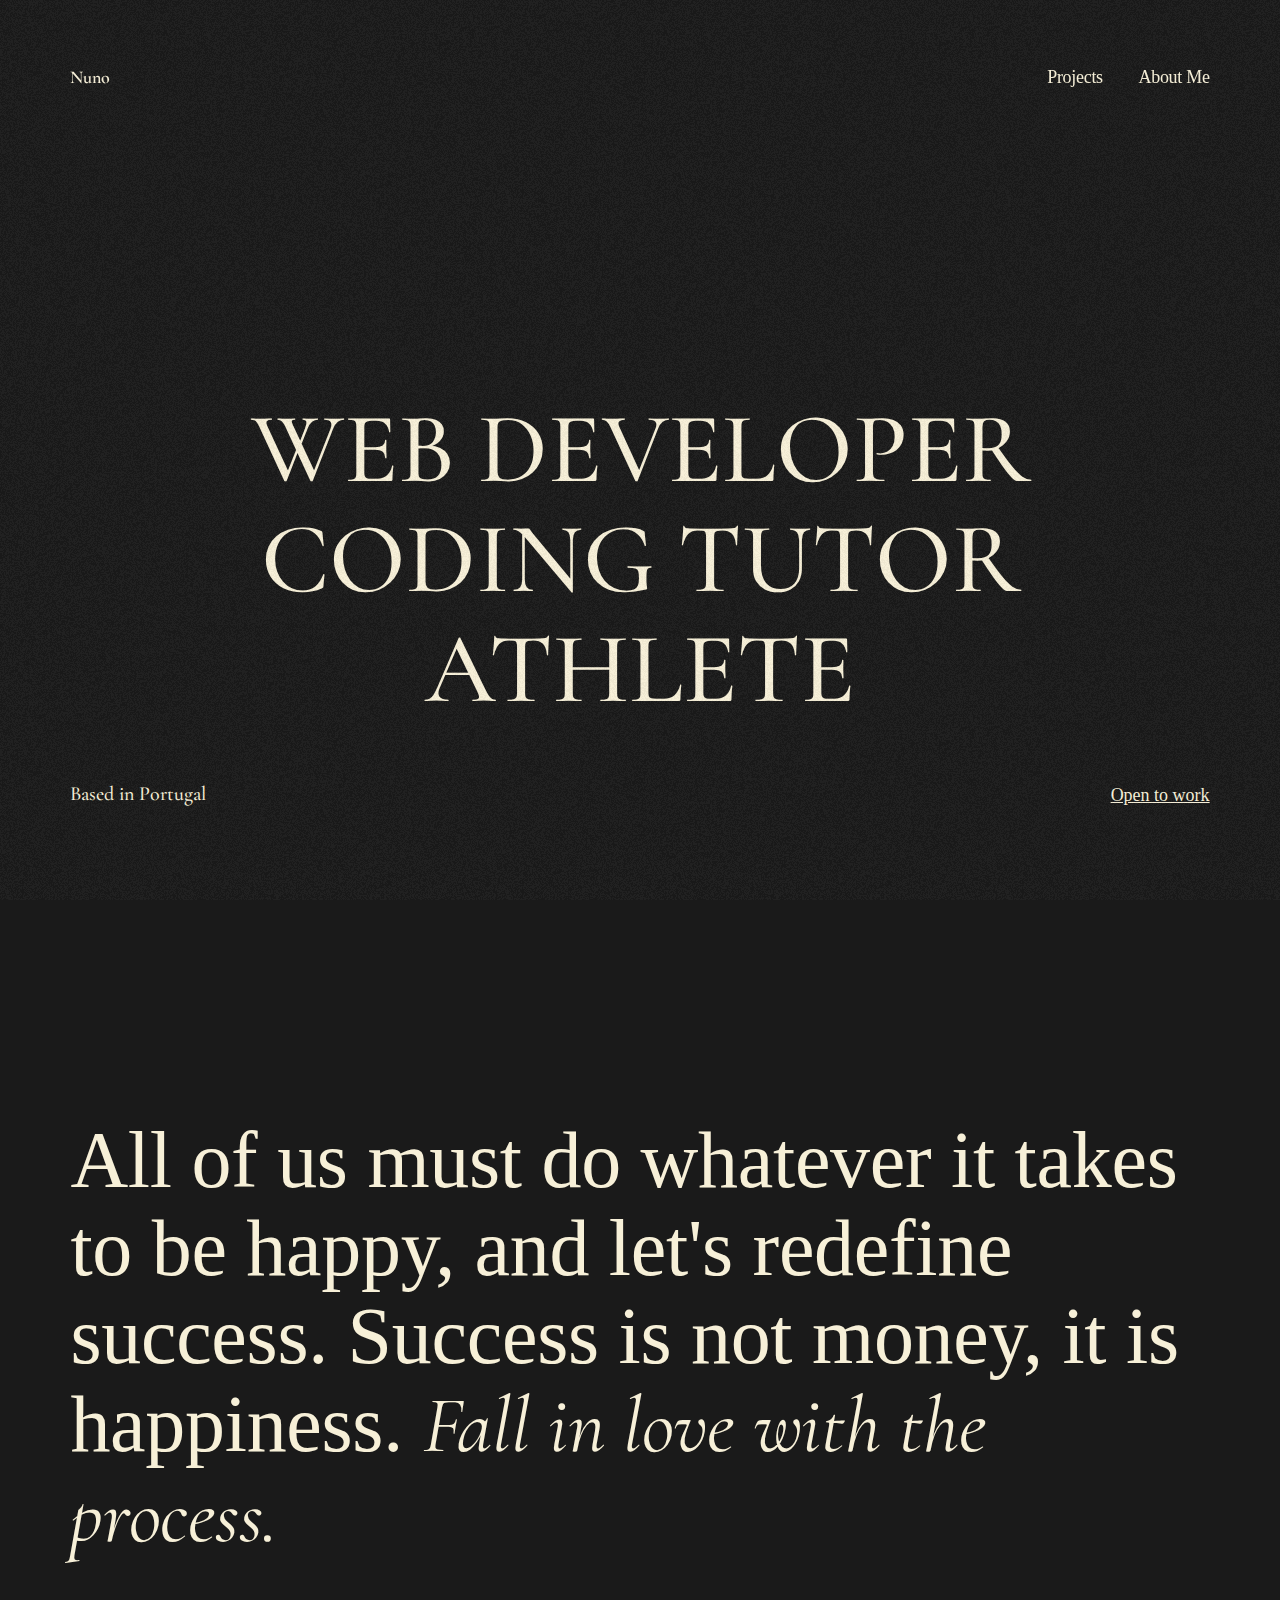
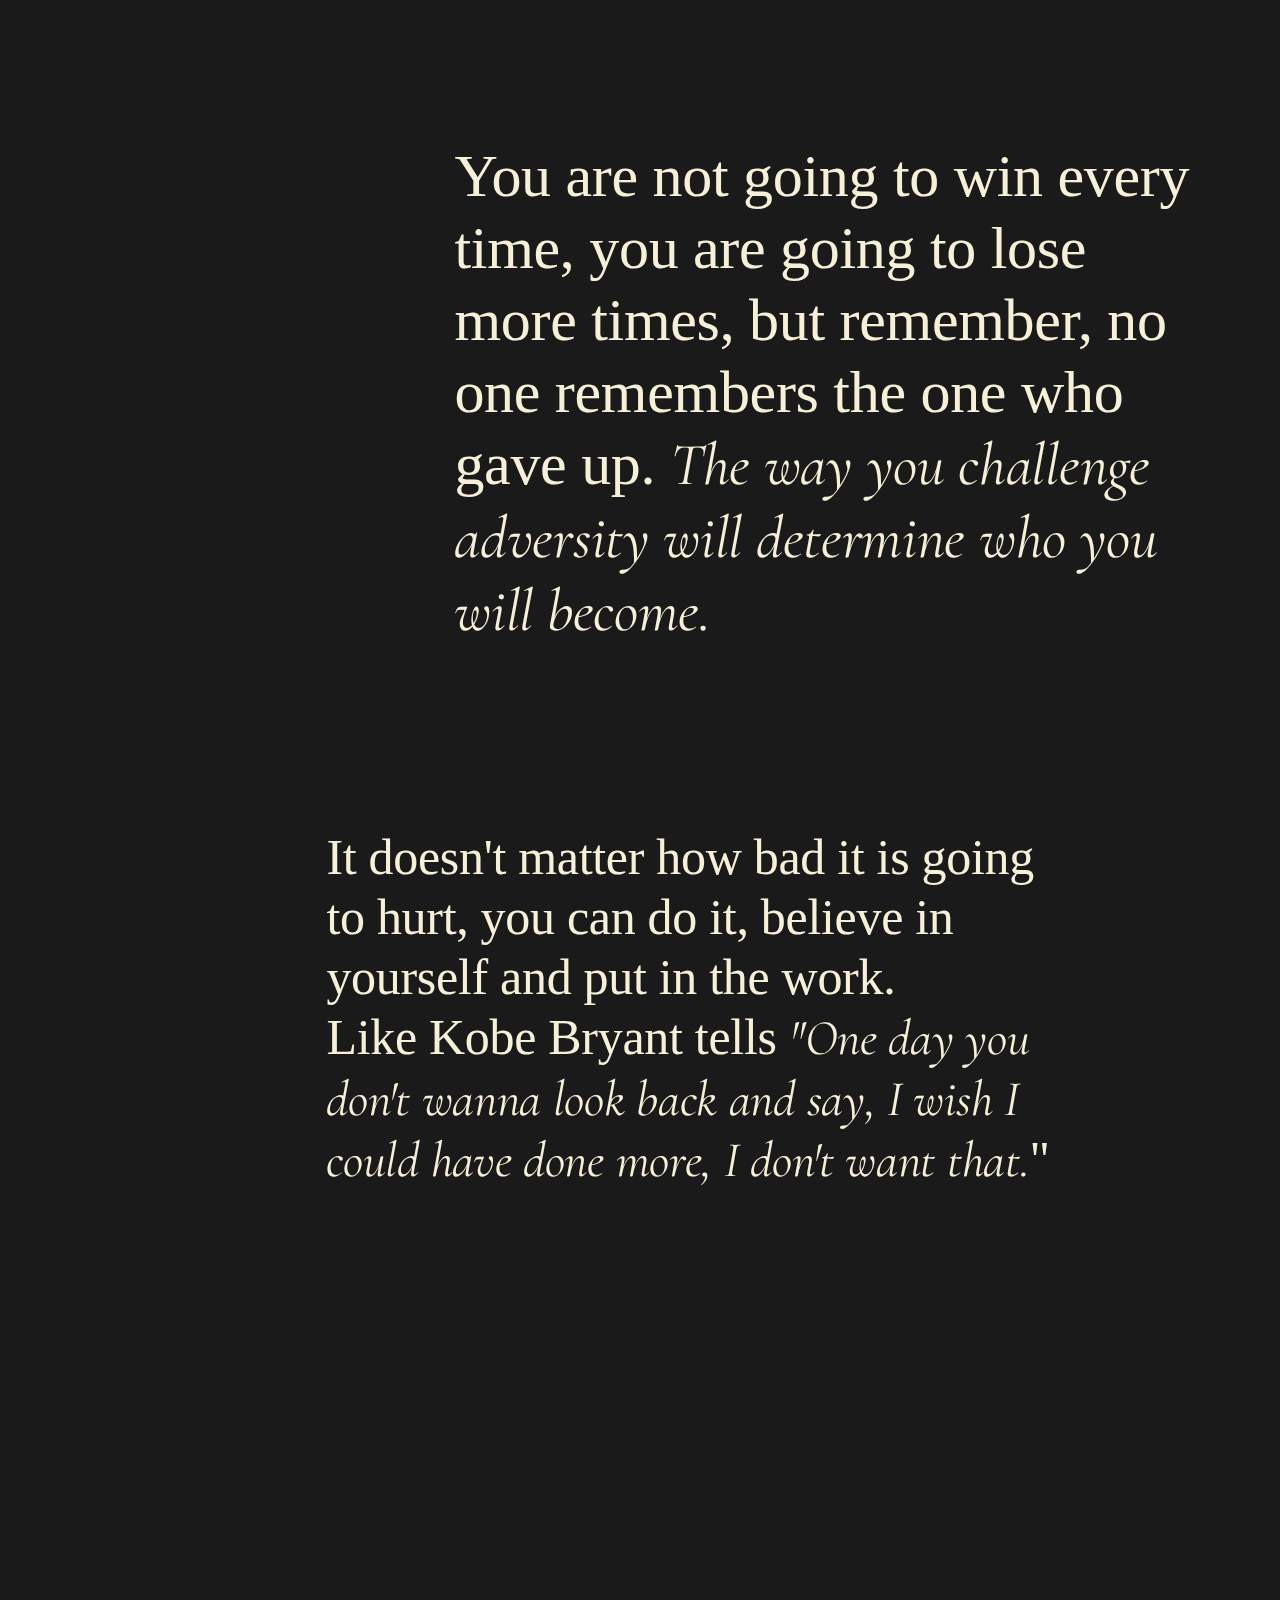
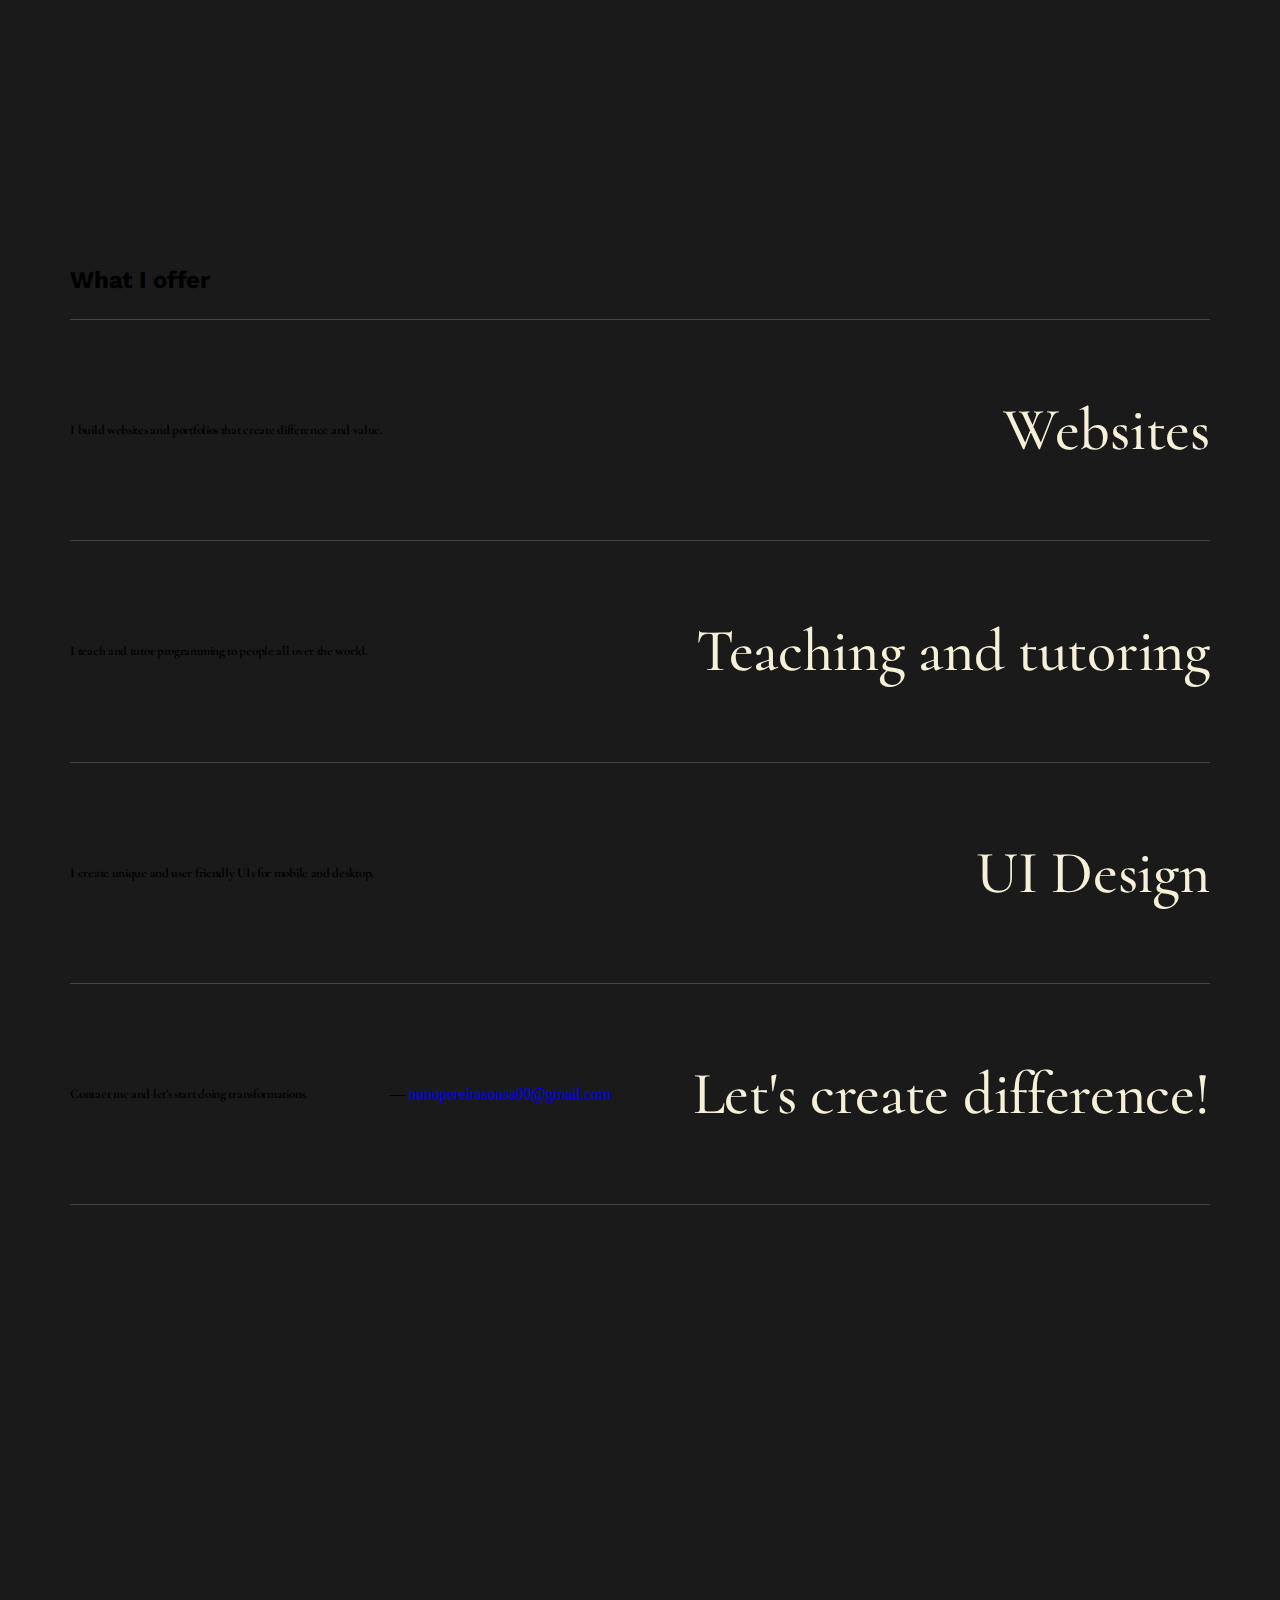
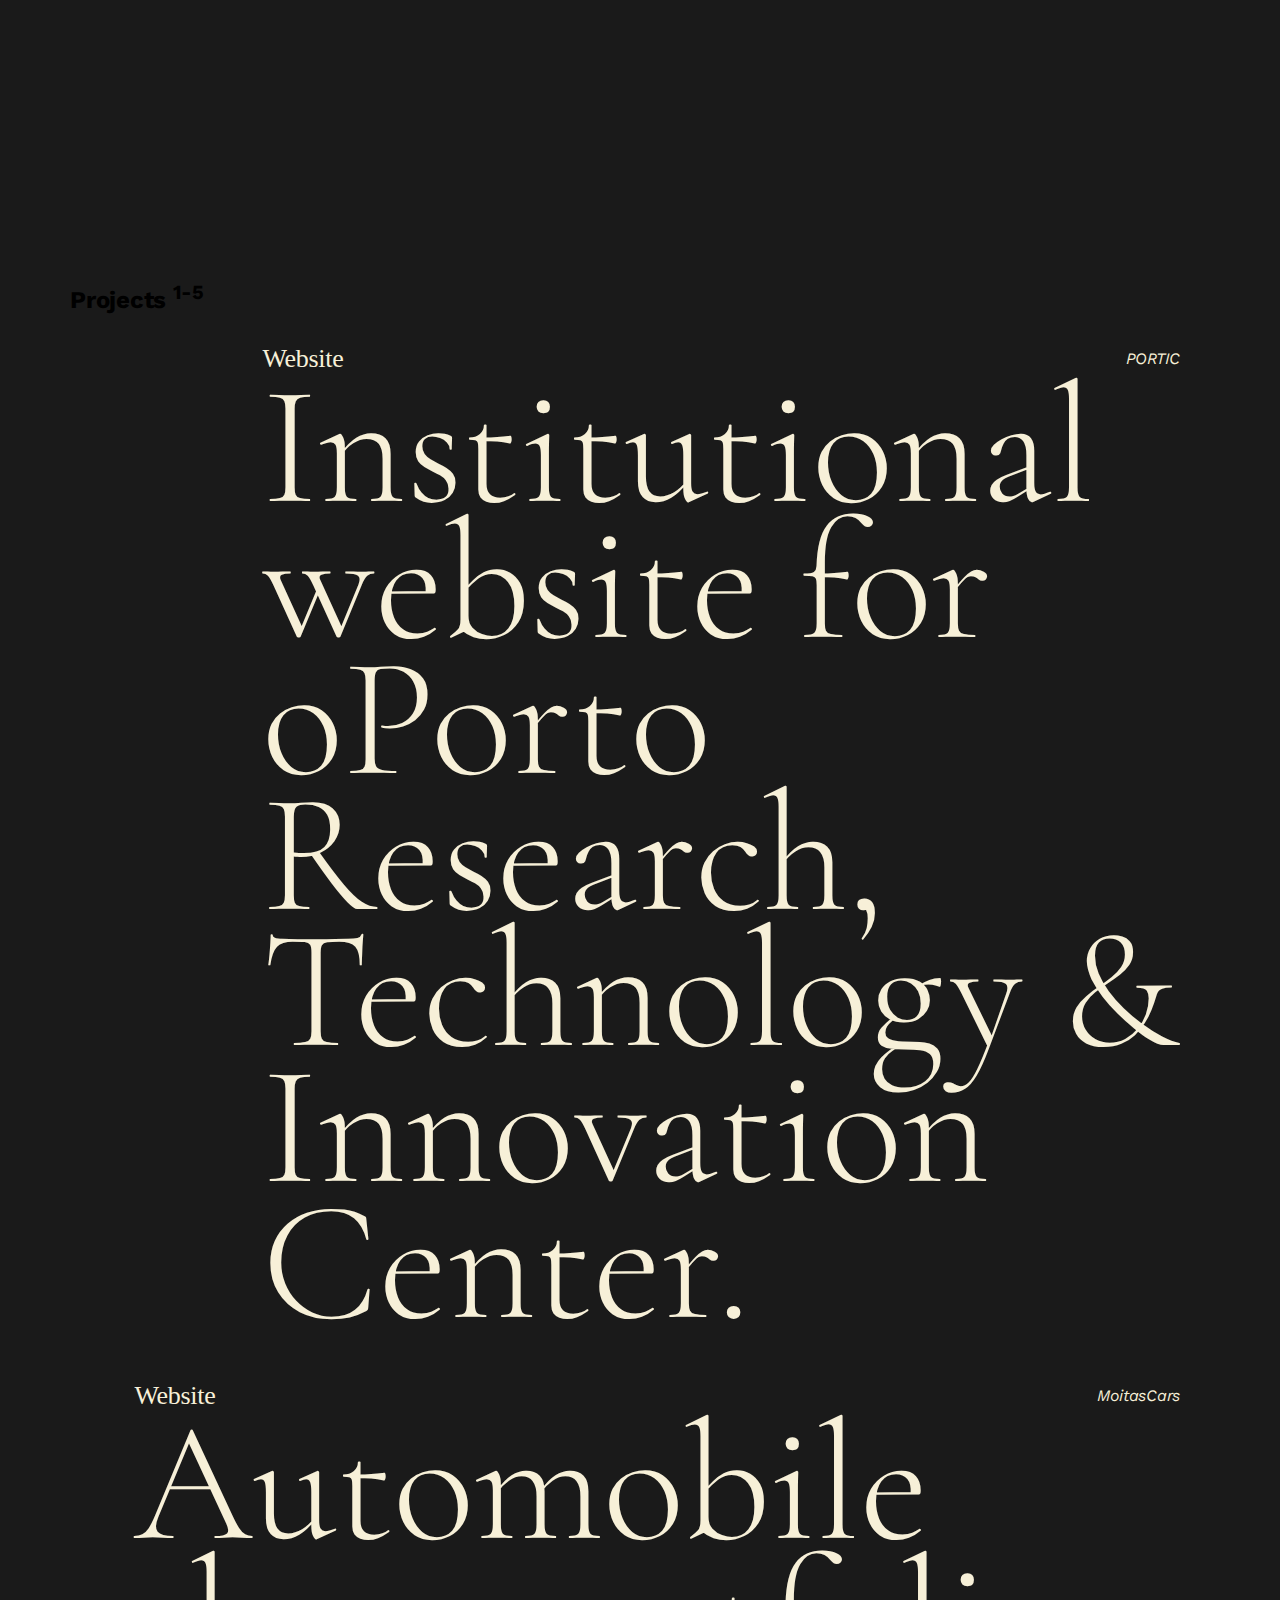
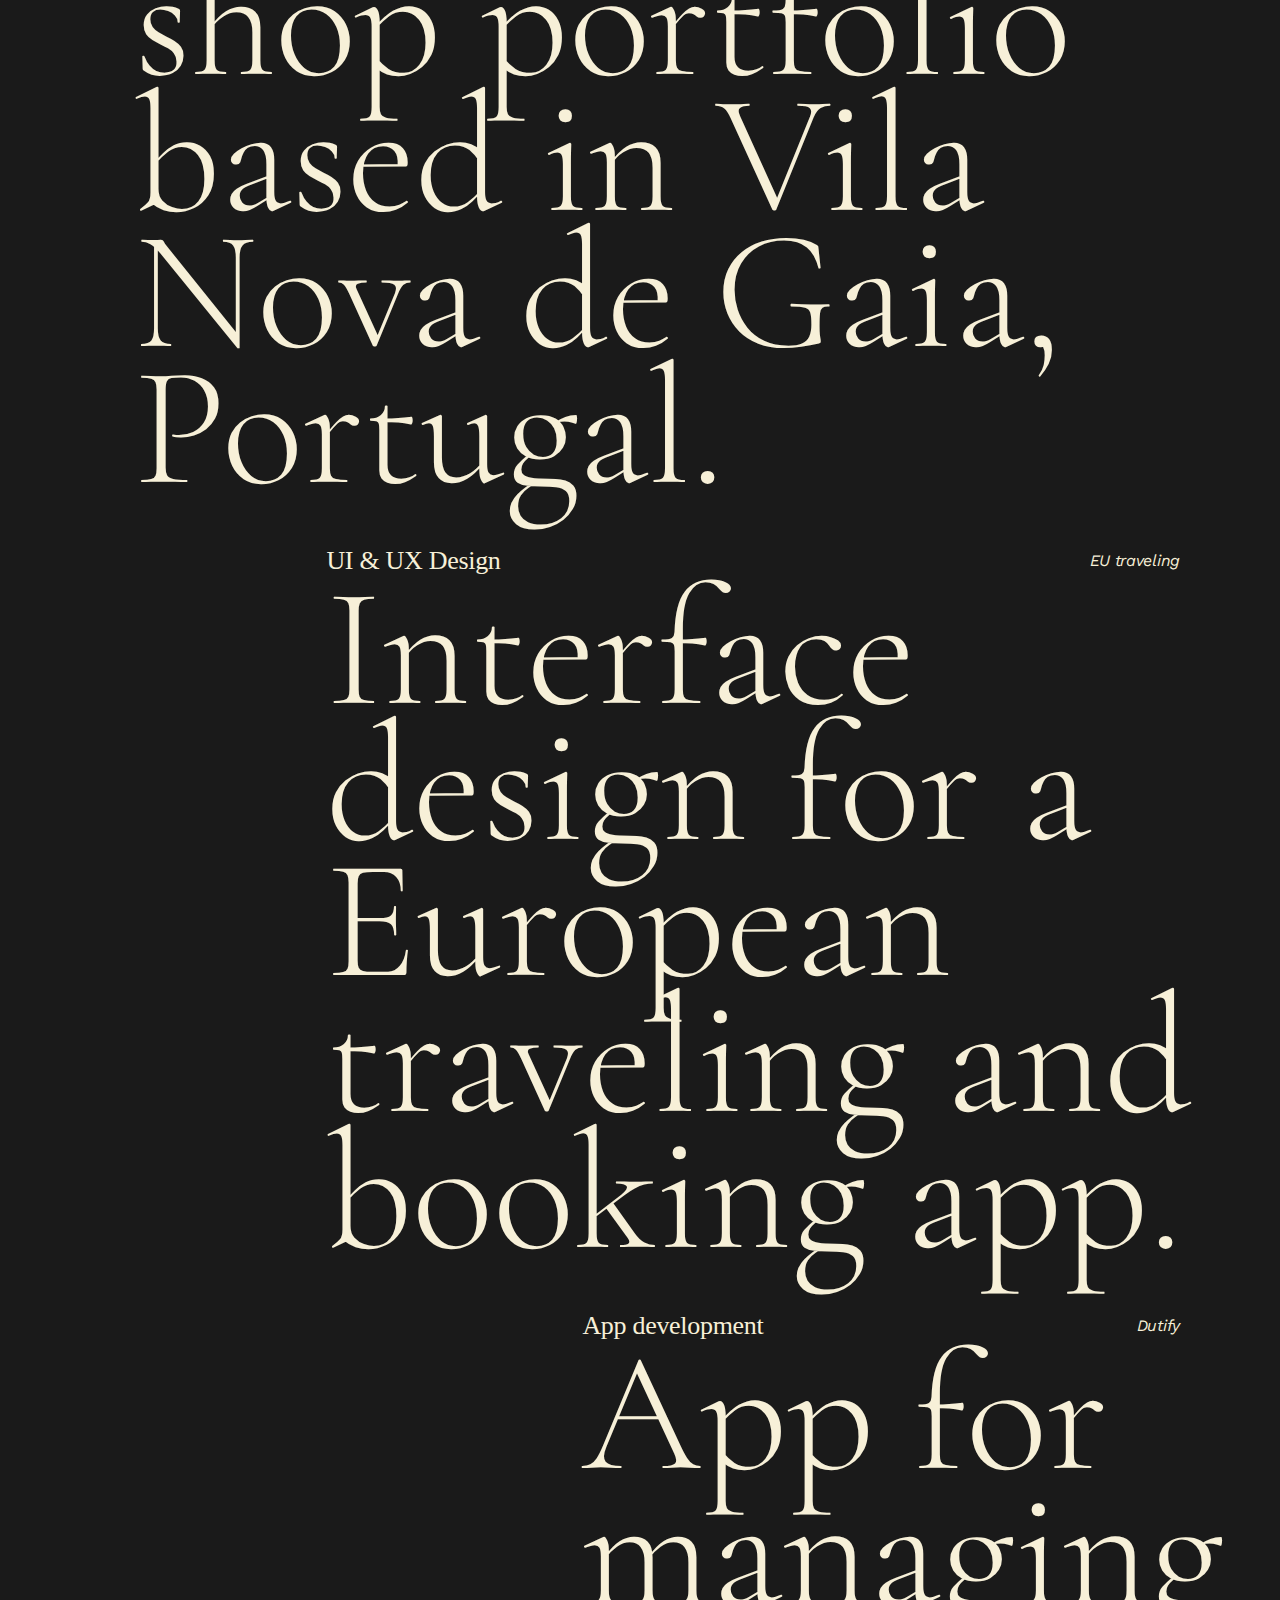
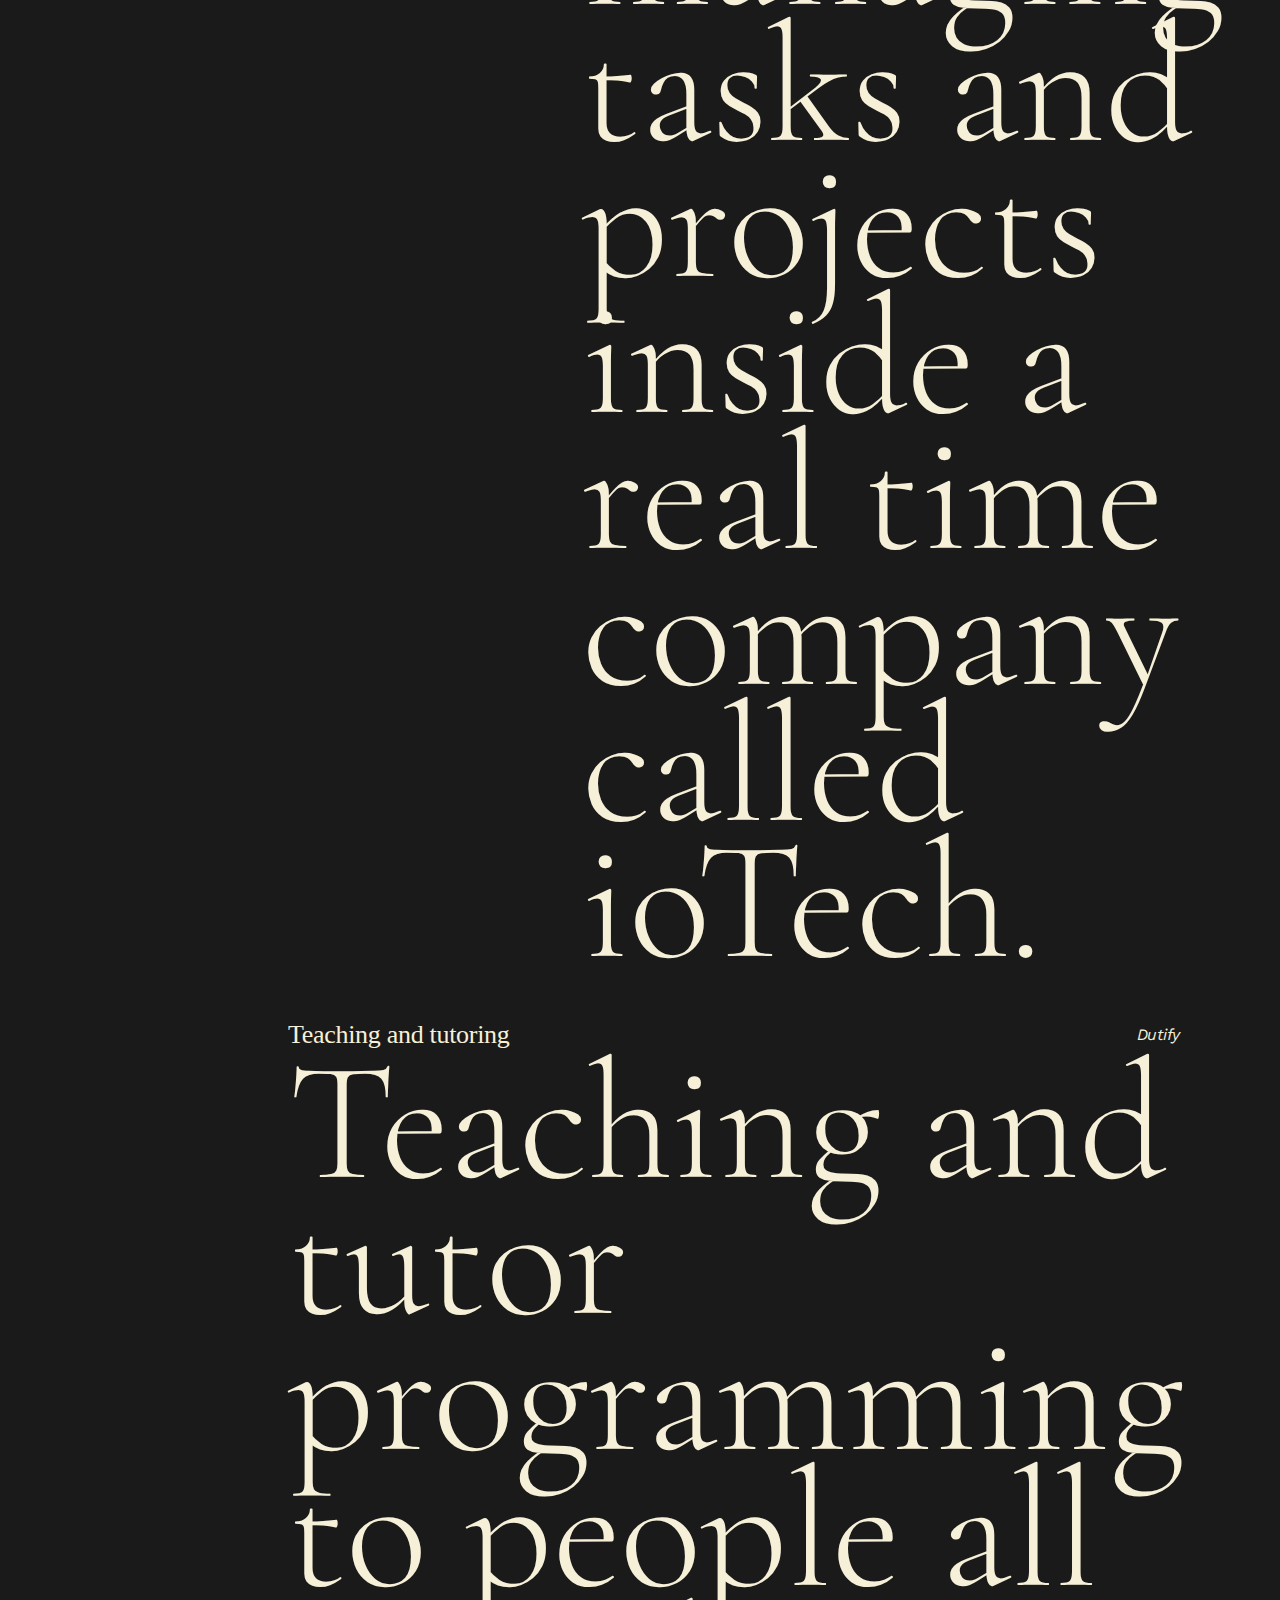
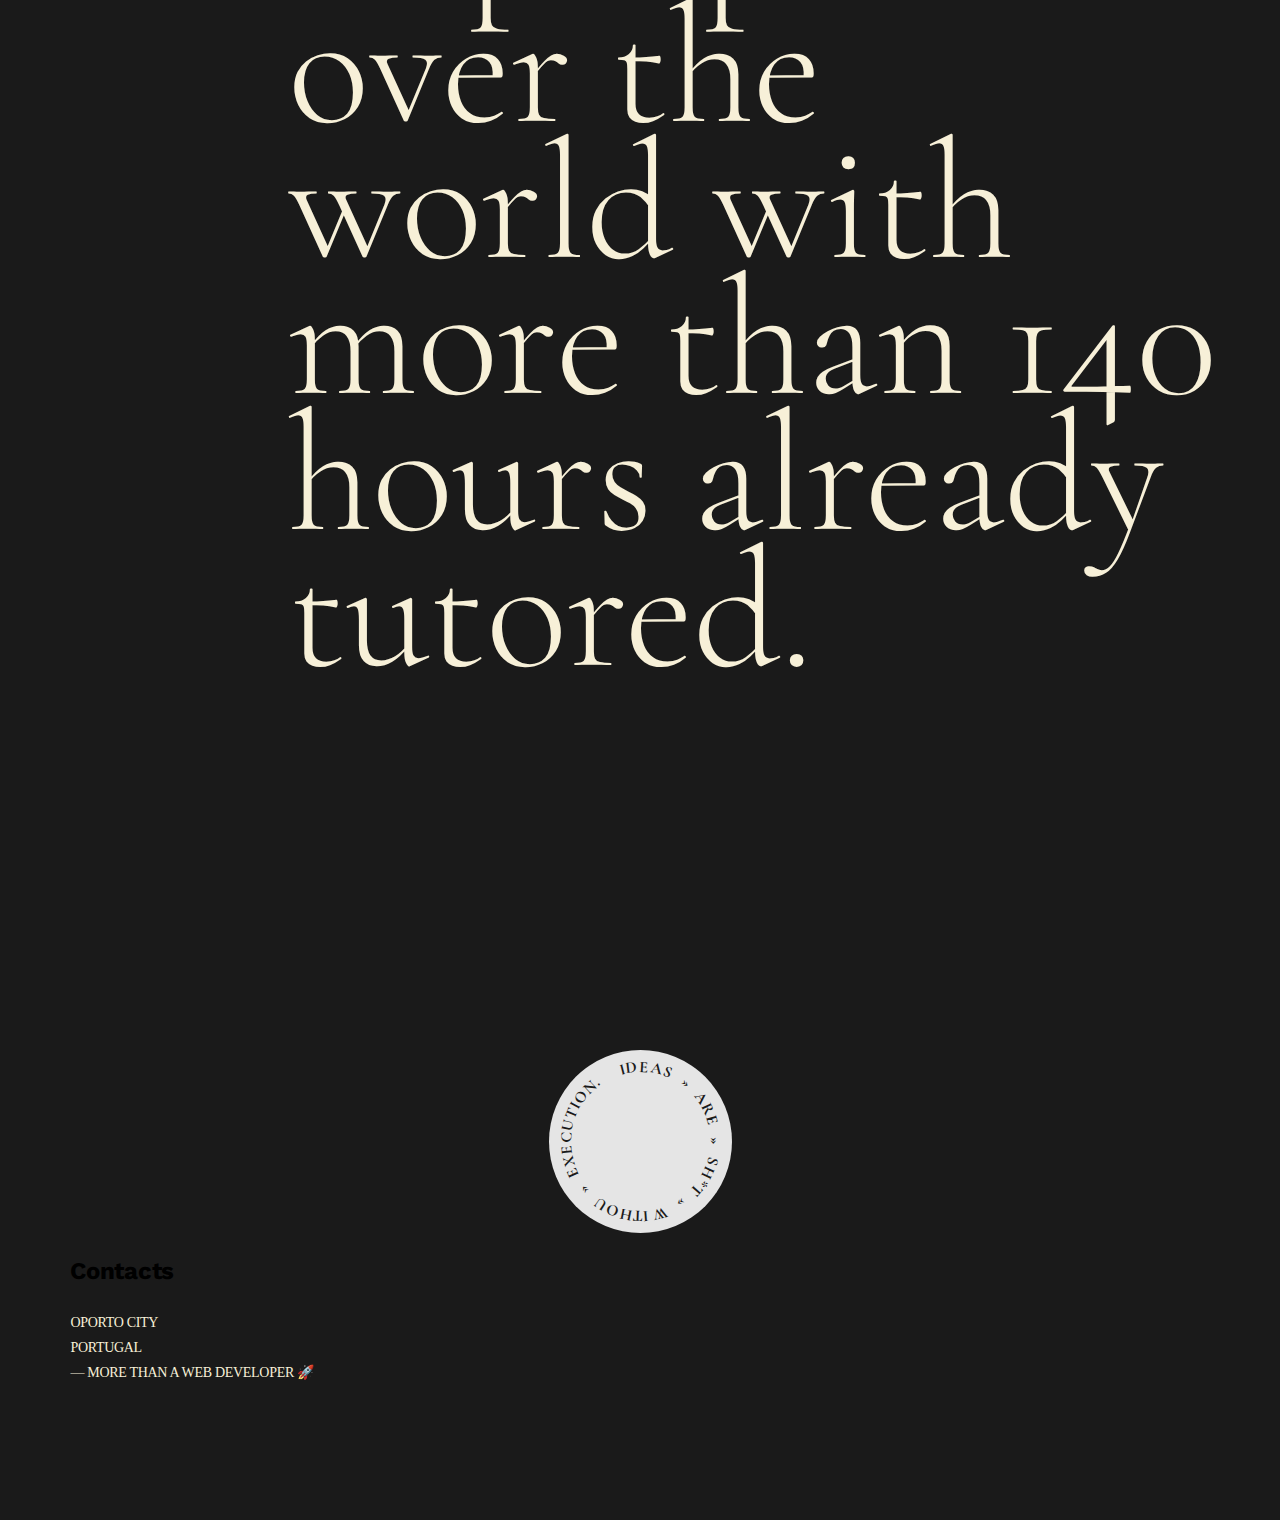
<file: views/index.html>
<!DOCTYPE html>
<html lang="en">
  <head>
    <meta charset="UTF-8" />
    <meta http-equiv="X-UA-Compatible" content="IE=edge" />
    <meta name="viewport" content="width=device-width, initial-scale=1.0" />
    <link rel="stylesheet" href="../css/style.css" />
    <title>Homepage</title>
  </head>
  <body>
    <div class="noise"></div>
    <nav class="header flex flex-ai-c flex-jc-sb">
      <a href="/" class="header__logo">Nuno</a>
      <div class="header__hamburger hide-for-desktop"></div>
      <div class="header__desktop_menu hide-for-mobile">
        <a href="#">Projects</a>
        <a href="#">About Me</a>
      </div>
    </nav>
    <nav class="header_open flex flex-ai-c flex-jc-sb hide-for-desktop">
      <a href="/" class="header_open__logo">Nuno</a>
      <div class="header_open__cross">
        <div class="header_open__cross__lines"></div>
        <div class="header_open__cross__lines"></div>
      </div>
    </nav>
    <div class="mobile_menu">
      <div class="mobile_menu__bg"></div>
      <div class="mobile_menu__content">
        <div class="mobile_menu__content__pos flex flex-fd-c flex-jc-fe">
          <ul class="mobile_menu__links">
            <li>
              <a href="/">Homepage</a>
            </li>
            <li>
              <a href="/">Projects</a>
            </li>
            <li>
              <a href="/">About</a>
            </li>
          </ul>

          <ul class="mobile_menu__services">
            <li>
              <a href="mailto:nunopereirasousa00@gmail.com">Websites</a>
            </li>
            <li>
              <a href="mailto:nunopereirasousa00@gmail.com"
                >Teaching & tutoring</a
              >
            </li>
            <li>
              <a href="mailto:nunopereirasousa00@gmail.com">UI design</a>
            </li>
          </ul>

          <ul class="mobile_menu__socials">
            <li>
              <a href="">LinkedIn</a>
            </li>
            <li>
              <a href="">Instagram</a>
            </li>
            <li>
              <a href="">GitHub</a>
            </li>
            <li>
              <a href="mailto:nunopereirasousa00@gmail.com" id="email"
                >nunopereirasousa00@gmail.com</a
              >
            </li>
          </ul>
        </div>
      </div>
    </div>

    <main class="main">
      <section class="presentation flex flex-ai-c flex-jc-c flex-fd-c">
        <h1>
          <div>
            <div>Web Developer</div>
          </div>
          <div>
            <div>Coding Tutor</div>
          </div>
          <div>
            <div>Athlete</div>
          </div>
        </h1>

        <h3>
          <div>
            <div>Based in Portugal</div>
          </div>
        </h3>

        <a href="mailto:nunopereirasousa00@gmail.com">Open to work</a>
      </section>

      <section class="about">
        <!-- <h2 class="sub_header">About</h2> -->

        <h4>
          All of us must do whatever it takes to be happy, and let's redefine
          success. Success is not money, it is happiness.
          <i>Fall in love with the process.</i>
        </h4>

        <h4>
          You are not going to win every time, you are going to lose more times,
          but remember, no one remembers the one who gave up.
          <i
            >The way you challenge adversity will determine who you will
            become.</i
          >
        </h4>

        <h4>
          It doesn't matter how bad it is going to hurt, you can do it, believe
          in yourself and put in the work. <br />
          Like Kobe Bryant tells
          <i
            >"One day you don't wanna look back and say, I wish I could have
            done more, I don't want that.</i
          >"
        </h4>
      </section>

      <section class="services">
        <h2 class="sub_header">What I offer</h2>

        <div class="class services__grid grid">
          <article class="services__grid__article">
            <h3>Websites</h3>
            <h5>
              I build websites and portfolios that create difference and value.
            </h5>
          </article>
          <article class="services__grid__article">
            <h3>Teaching and tutoring</h3>
            <h5>I teach and tutor programming to people all over the world.</h5>
          </article>
          <article class="services__grid__article">
            <h3>UI Design</h3>
            <h5>
              I create unique and user friendly UIs for mobile and desktop.
            </h5>
          </article>
          <article class="services__grid__article contact">
            <h3>Let's create difference!</h3>
            <h5>Contact me and let's start doing transformations.</h5>
            <p>
              <span>—</span>
              <a href="mailto:nunopereirasousa00@gmail.com">
                nunopereirasousa00@gmail.com
              </a>
            </p>
          </article>
        </div>
      </section>

      <section class="showcase">
        <h2 class="sub_header">Projects <sup>1-5</sup></h2>

        <div class="showcase__grid grid">
          <article class="showcase__grid__article">
            <div
              class="showcase__grid__article__categories flex flex-ai-c flex-jc-sb"
            >
              <h4>Website</h4>
              <h4>PORTIC</h4>
            </div>

            <h5>
              Institutional website for oPorto Research, Technology & Innovation
              Center.
            </h5>
          </article>
          <article class="showcase__grid__article">
            <div
              class="showcase__grid__article__categories flex flex-ai-c flex-jc-sb"
            >
              <h4>Website</h4>
              <h4>MoitasCars</h4>
            </div>

            <h5>
              Automobile shop portfolio based in Vila Nova de Gaia, Portugal.
            </h5>
          </article>
          <article class="showcase__grid__article">
            <div
              class="showcase__grid__article__categories flex flex-ai-c flex-jc-sb"
            >
              <h4>UI & UX Design</h4>
              <h4>EU traveling</h4>
            </div>

            <h5>Interface design for a European traveling and booking app.</h5>
          </article>
          <article class="showcase__grid__article">
            <div
              class="showcase__grid__article__categories flex flex-ai-c flex-jc-sb"
            >
              <h4>App development</h4>
              <h4>Dutify</h4>
            </div>

            <h5>
              App for managing tasks and projects inside a real time company
              called ioTech.
            </h5>
          </article>
          <article class="showcase__grid__article">
            <div
              class="showcase__grid__article__categories flex flex-ai-c flex-jc-sb"
            >
              <h4>Teaching and tutoring</h4>
              <h4>Dutify</h4>
            </div>

            <h5>
              Teaching and tutor programming to people all over the world with
              more than 140 hours already tutored.
            </h5>
          </article>
        </div>
      </section>

      <section class="contacts">
        <div class="svg flex flex-jc-c">
          <svg
            id="Layer_2"
            data-name="Layer 2"
            xmlns="http://www.w3.org/2000/svg"
            width="183"
            height="183"
            viewBox="0 0 183 183"
          >
            <circle
              id="Ellipse_4"
              data-name="Ellipse 4"
              cx="91.5"
              cy="91.5"
              r="91.5"
              fill="#e5e5e5"
            />
            <text
              id="I"
              transform="matrix(0.969, -0.248, 0.248, 0.969, 71.62, 24.76)"
              fill="#1a1a1a"
              font-size="16"
              font-family="CormorantGaramond-Bold, Cormorant Garamond"
              font-weight="700"
            >
              <tspan x="0" y="0">I</tspan>
            </text>
            <text
              id="D"
              transform="matrix(0.993, -0.12, 0.12, 0.993, 76.79, 23.17)"
              fill="#1a1a1a"
              font-size="16"
              font-family="CormorantGaramond-Bold, Cormorant Garamond"
              font-weight="700"
            >
              <tspan x="0" y="0">D</tspan>
            </text>
            <text
              id="E"
              transform="matrix(0.999, 0.054, -0.054, 0.999, 89.94, 21.74)"
              fill="#1a1a1a"
              font-size="16"
              font-family="CormorantGaramond-Bold, Cormorant Garamond"
              font-weight="700"
            >
              <tspan x="0" y="0">E</tspan>
            </text>
            <text
              id="A"
              transform="translate(100.71 22.26) rotate(12.55)"
              fill="#1a1a1a"
              font-size="16"
              font-family="CormorantGaramond-Bold, Cormorant Garamond"
              font-weight="700"
            >
              <tspan x="0" y="0">A</tspan>
            </text>
            <text
              id="S"
              transform="matrix(0.928, 0.373, -0.373, 0.928, 112.7, 25.02)"
              fill="#1a1a1a"
              font-size="16"
              font-family="CormorantGaramond-Bold, Cormorant Garamond"
              font-weight="700"
            >
              <tspan x="0" y="0">S</tspan>
            </text>
            <text
              id="_"
              data-name="»"
              transform="matrix(0.79, 0.614, -0.614, 0.79, 130.58, 33.75)"
              fill="#1a1a1a"
              font-size="16"
              font-family="CormorantGaramond-Bold, Cormorant Garamond"
              font-weight="700"
            >
              <tspan x="0" y="0">»</tspan>
            </text>
            <text
              id="A-2"
              data-name="A"
              transform="translate(144.65 46.19) rotate(54.54)"
              fill="#1a1a1a"
              font-size="16"
              font-family="CormorantGaramond-Bold, Cormorant Garamond"
              font-weight="700"
            >
              <tspan x="0" y="0">A</tspan>
            </text>
            <text
              id="R"
              transform="matrix(0.431, 0.902, -0.902, 0.431, 151.76, 56.2)"
              fill="#1a1a1a"
              font-size="16"
              font-family="CormorantGaramond-Bold, Cormorant Garamond"
              font-weight="700"
            >
              <tspan x="0" y="0">R</tspan>
            </text>
            <text
              id="E-2"
              data-name="E"
              transform="translate(156.81 66.86) rotate(73.77)"
              fill="#1a1a1a"
              font-size="16"
              font-family="CormorantGaramond-Bold, Cormorant Garamond"
              font-weight="700"
            >
              <tspan x="0" y="0">E</tspan>
            </text>
            <text
              id="_2"
              data-name="»"
              transform="matrix(0.016, 1, -1, 0.016, 161, 86.79)"
              fill="#1a1a1a"
              font-size="16"
              font-family="CormorantGaramond-Bold, Cormorant Garamond"
              font-weight="700"
            >
              <tspan x="0" y="0">»</tspan>
            </text>
            <text
              id="S-2"
              data-name="S"
              transform="translate(159.84 105.59) rotate(105.81)"
              fill="#1a1a1a"
              font-size="16"
              font-family="CormorantGaramond-Bold, Cormorant Garamond"
              font-weight="700"
            >
              <tspan x="0" y="0">S</tspan>
            </text>
            <text
              id="H"
              transform="translate(157.15 115.49) rotate(115.42)"
              fill="#1a1a1a"
              font-size="16"
              font-family="CormorantGaramond-Bold, Cormorant Garamond"
              font-weight="700"
            >
              <tspan x="0" y="0">H</tspan>
            </text>
            <text
              id="_3"
              data-name="*"
              transform="translate(151.37 127.14) rotate(123.68)"
              fill="#1a1a1a"
              font-size="16"
              font-family="CormorantGaramond-Bold, Cormorant Garamond"
              font-weight="700"
            >
              <tspan x="0" y="0">*</tspan>
            </text>
            <text
              id="T"
              transform="matrix(-0.657, 0.754, -0.754, -0.657, 147.22, 133.46)"
              fill="#1a1a1a"
              font-size="16"
              font-family="CormorantGaramond-Bold, Cormorant Garamond"
              font-weight="700"
            >
              <tspan x="0" y="0">T</tspan>
            </text>
            <text
              id="_4"
              data-name="»"
              transform="matrix(-0.837, 0.547, -0.547, -0.837, 133.33, 147.29)"
              fill="#1a1a1a"
              font-size="16"
              font-family="CormorantGaramond-Bold, Cormorant Garamond"
              font-weight="700"
            >
              <tspan x="0" y="0">»</tspan>
            </text>
            <text
              id="W"
              transform="matrix(-0.97, 0.24, -0.24, -0.97, 117.22, 156.84)"
              fill="#1a1a1a"
              font-size="16"
              font-family="CormorantGaramond-Bold, Cormorant Garamond"
              font-weight="700"
            >
              <tspan x="0" y="0">W</tspan>
            </text>
            <text
              id="I-2"
              data-name="I"
              transform="translate(99.25 160.7) rotate(175.996)"
              fill="#1a1a1a"
              font-size="16"
              font-family="CormorantGaramond-Bold, Cormorant Garamond"
              font-weight="700"
            >
              <tspan x="0" y="0">I</tspan>
            </text>
            <text
              id="T-2"
              data-name="T"
              transform="translate(93.86 161.21) rotate(-177.91)"
              fill="#1a1a1a"
              font-size="16"
              font-family="CormorantGaramond-Bold, Cormorant Garamond"
              font-weight="700"
            >
              <tspan x="0" y="0">T</tspan>
            </text>
            <text
              id="H-2"
              data-name="H"
              transform="translate(83.92 160.97) rotate(-168.52)"
              fill="#1a1a1a"
              font-size="16"
              font-family="CormorantGaramond-Bold, Cormorant Garamond"
              font-weight="700"
            >
              <tspan x="0" y="0">H</tspan>
            </text>
            <text
              id="O"
              transform="translate(71.25 158.43) rotate(-157.6)"
              fill="#1a1a1a"
              font-size="16"
              font-family="CormorantGaramond-Bold, Cormorant Garamond"
              font-weight="700"
            >
              <tspan x="0" y="0">O</tspan>
            </text>
            <text
              id="U"
              transform="translate(58.8 153.25) rotate(-146.86)"
              fill="#1a1a1a"
              font-size="16"
              font-family="CormorantGaramond-Bold, Cormorant Garamond"
              font-weight="700"
            >
              <tspan x="0" y="0">U</tspan>
            </text>
            <text
              id="_5"
              data-name="»"
              transform="translate(41.14 139.72) rotate(-130.04)"
              fill="#1a1a1a"
              font-size="16"
              font-family="CormorantGaramond-Bold, Cormorant Garamond"
              font-weight="700"
            >
              <tspan x="0" y="0">»</tspan>
            </text>
            <text
              id="E-3"
              data-name="E"
              transform="matrix(-0.405, -0.914, 0.914, -0.405, 30.03, 124.56)"
              fill="#1a1a1a"
              font-size="16"
              font-family="CormorantGaramond-Bold, Cormorant Garamond"
              font-weight="700"
            >
              <tspan x="0" y="0">E</tspan>
            </text>
            <text
              id="X"
              transform="translate(25.68 114.8) rotate(-104.452)"
              fill="#1a1a1a"
              font-size="16"
              font-family="CormorantGaramond-Bold, Cormorant Garamond"
              font-weight="700"
            >
              <tspan x="0" y="0">X</tspan>
            </text>
            <text
              id="E-4"
              data-name="E"
              transform="matrix(-0.102, -0.995, 0.995, -0.102, 22.84, 104.01)"
              fill="#1a1a1a"
              font-size="16"
              font-family="CormorantGaramond-Bold, Cormorant Garamond"
              font-weight="700"
            >
              <tspan x="0" y="0">E</tspan>
            </text>
            <text
              id="C"
              transform="matrix(0.06, -0.998, 0.998, 0.06, 21.71, 93.33)"
              fill="#1a1a1a"
              font-size="16"
              font-family="CormorantGaramond-Bold, Cormorant Garamond"
              font-weight="700"
            >
              <tspan x="0" y="0">C</tspan>
            </text>
            <text
              id="U-2"
              data-name="U"
              transform="translate(22.33 81.66) rotate(-76.661)"
              fill="#1a1a1a"
              font-size="16"
              font-family="CormorantGaramond-Bold, Cormorant Garamond"
              font-weight="700"
            >
              <tspan x="0" y="0">U</tspan>
            </text>
            <text
              id="T-3"
              data-name="T"
              transform="translate(25.27 69.58) rotate(-67.557)"
              fill="#1a1a1a"
              font-size="16"
              font-family="CormorantGaramond-Bold, Cormorant Garamond"
              font-weight="700"
            >
              <tspan x="0" y="0">T</tspan>
            </text>
            <text
              id="I-3"
              data-name="I"
              transform="matrix(0.482, -0.876, 0.876, 0.482, 29.24, 60.31)"
              fill="#1a1a1a"
              font-size="16"
              font-family="CormorantGaramond-Bold, Cormorant Garamond"
              font-weight="700"
            >
              <tspan x="0" y="0">I</tspan>
            </text>
            <text
              id="O-2"
              data-name="O"
              transform="matrix(0.596, -0.803, 0.803, 0.596, 31.58, 55.48)"
              fill="#1a1a1a"
              font-size="16"
              font-family="CormorantGaramond-Bold, Cormorant Garamond"
              font-weight="700"
            >
              <tspan x="0" y="0">O</tspan>
            </text>
            <text
              id="N"
              transform="matrix(0.736, -0.677, 0.677, 0.736, 39.66, 44.66)"
              fill="#1a1a1a"
              font-size="16"
              font-family="CormorantGaramond-Bold, Cormorant Garamond"
              font-weight="700"
            >
              <tspan x="0" y="0">N</tspan>
            </text>
            <text
              id="_."
              data-name="."
              transform="translate(49.46 36.03) rotate(-35.605)"
              fill="#1a1a1a"
              font-size="16"
              font-family="CormorantGaramond-Bold, Cormorant Garamond"
              font-weight="700"
            >
              <tspan x="0" y="0">.</tspan>
            </text>
          </svg>
        </div>

        <h2 class="sub_header dark_circle">Contacts</h2>

        <!-- <div class="contacts__carousel carousel">
          <div class="slide-track">
            <div class="slide">
              <h2>Nuno</h2>
            </div>
            <div class="slide">
              <h2>Nuno</h2>
            </div>
            <div class="slide">
              <h2>Nuno</h2>
            </div>
            <div class="slide">
              <h2>Nuno</h2>
            </div>
            <div class="slide">
              <h2>Nuno</h2>
            </div>
            <div class="slide">
              <h2>Nuno</h2>
            </div>
          </div>
        </div> -->

        <div class="contacts__location">
          <h3>oPorto city</h3>
          <h3>Portugal</h3>
          <h3>— more than a web developer 🚀</h3>
        </div>

        <div class="contacts__socials flex flex-wrap">
          <a
            href="https://www.linkedin.com/in/nunopereirasous/"
            target="_blank"
          >
            <div><div>Ln</div></div>
          </a>
          <a href="https://www.instagram.com/nunopereirasousa/" target="_blank">
            <div><div>Ig</div></div>
          </a>
          <a href="https://github.com/NunoPereiraSousa" target="_blank">
            <div><div>Gh</div></div>
          </a>
          <a href="mailto:nunopereirasousa00@gmail.com">
            <div><div>nunopereirasousa00@gmail.com</div></div>
          </a>
        </div>
      </section>
    </main>

    <script src="../js/header.js"></script>
  </body>
</html>
</file>
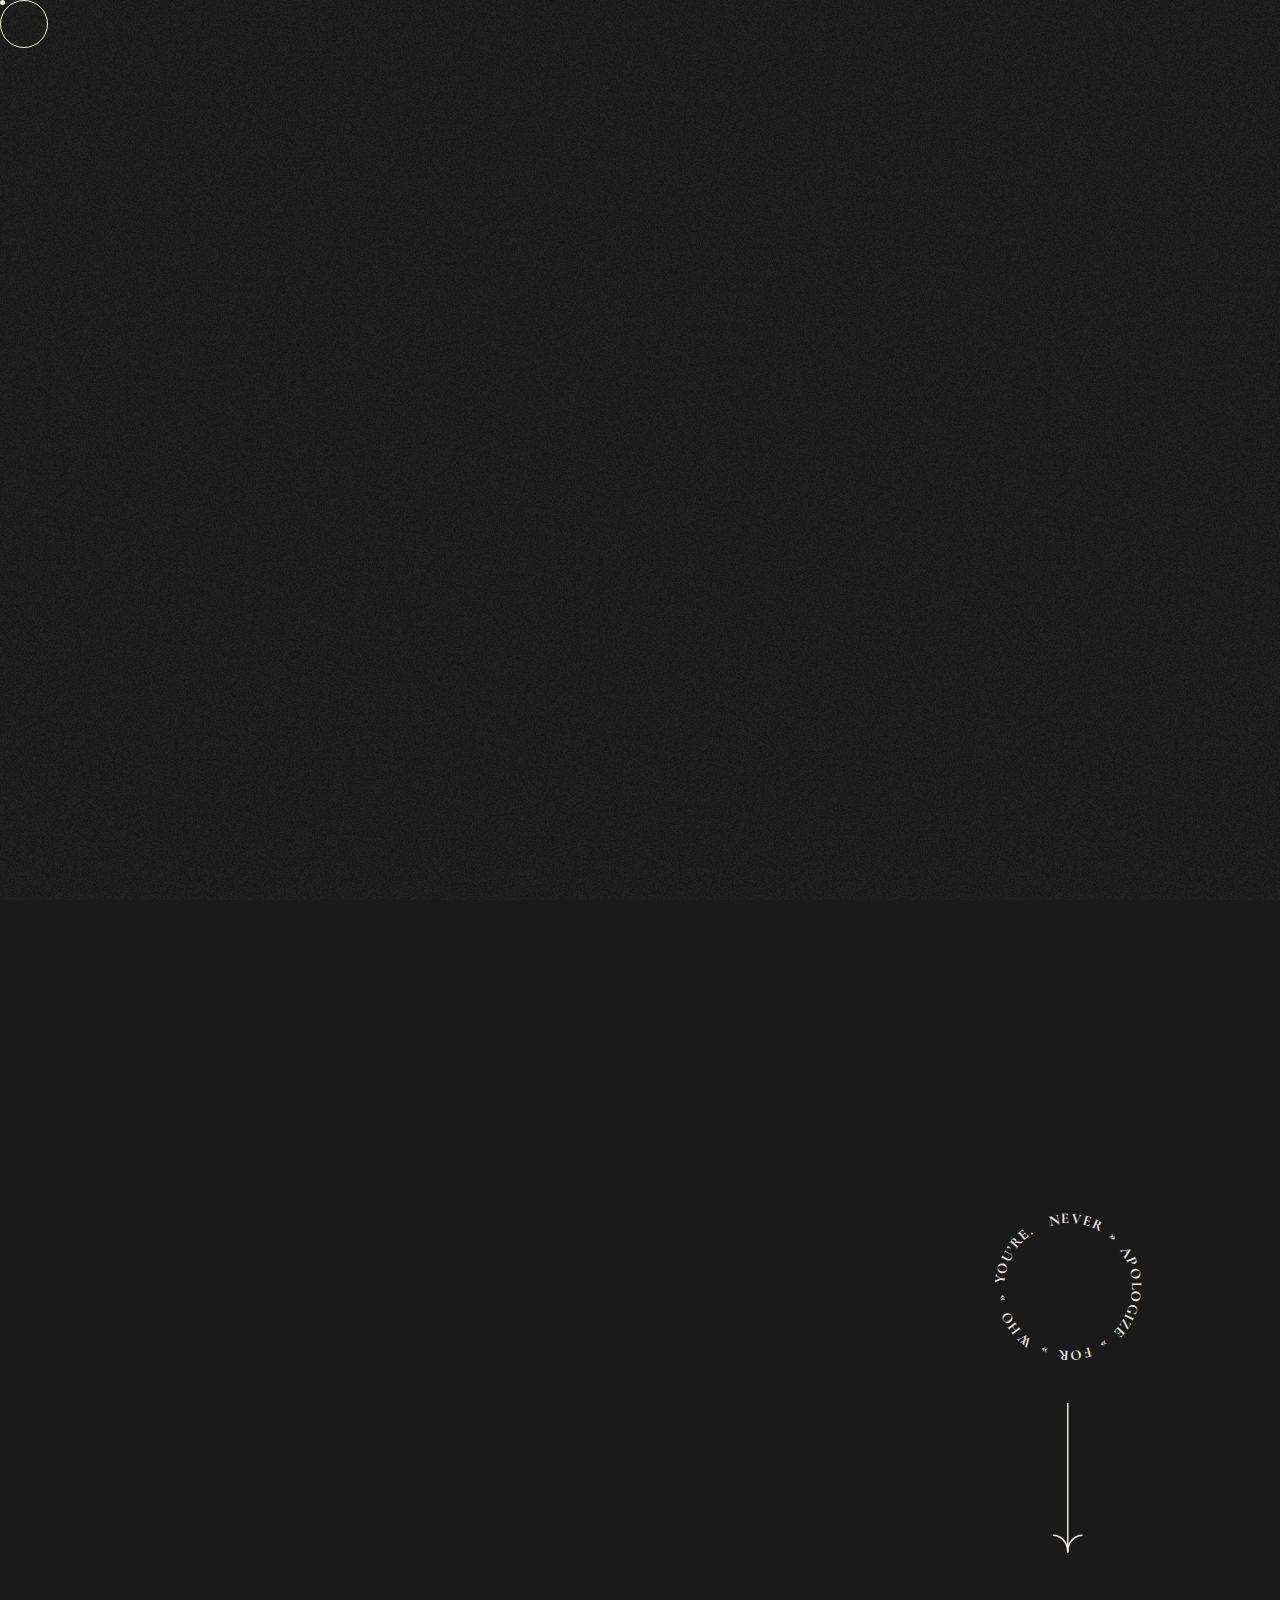
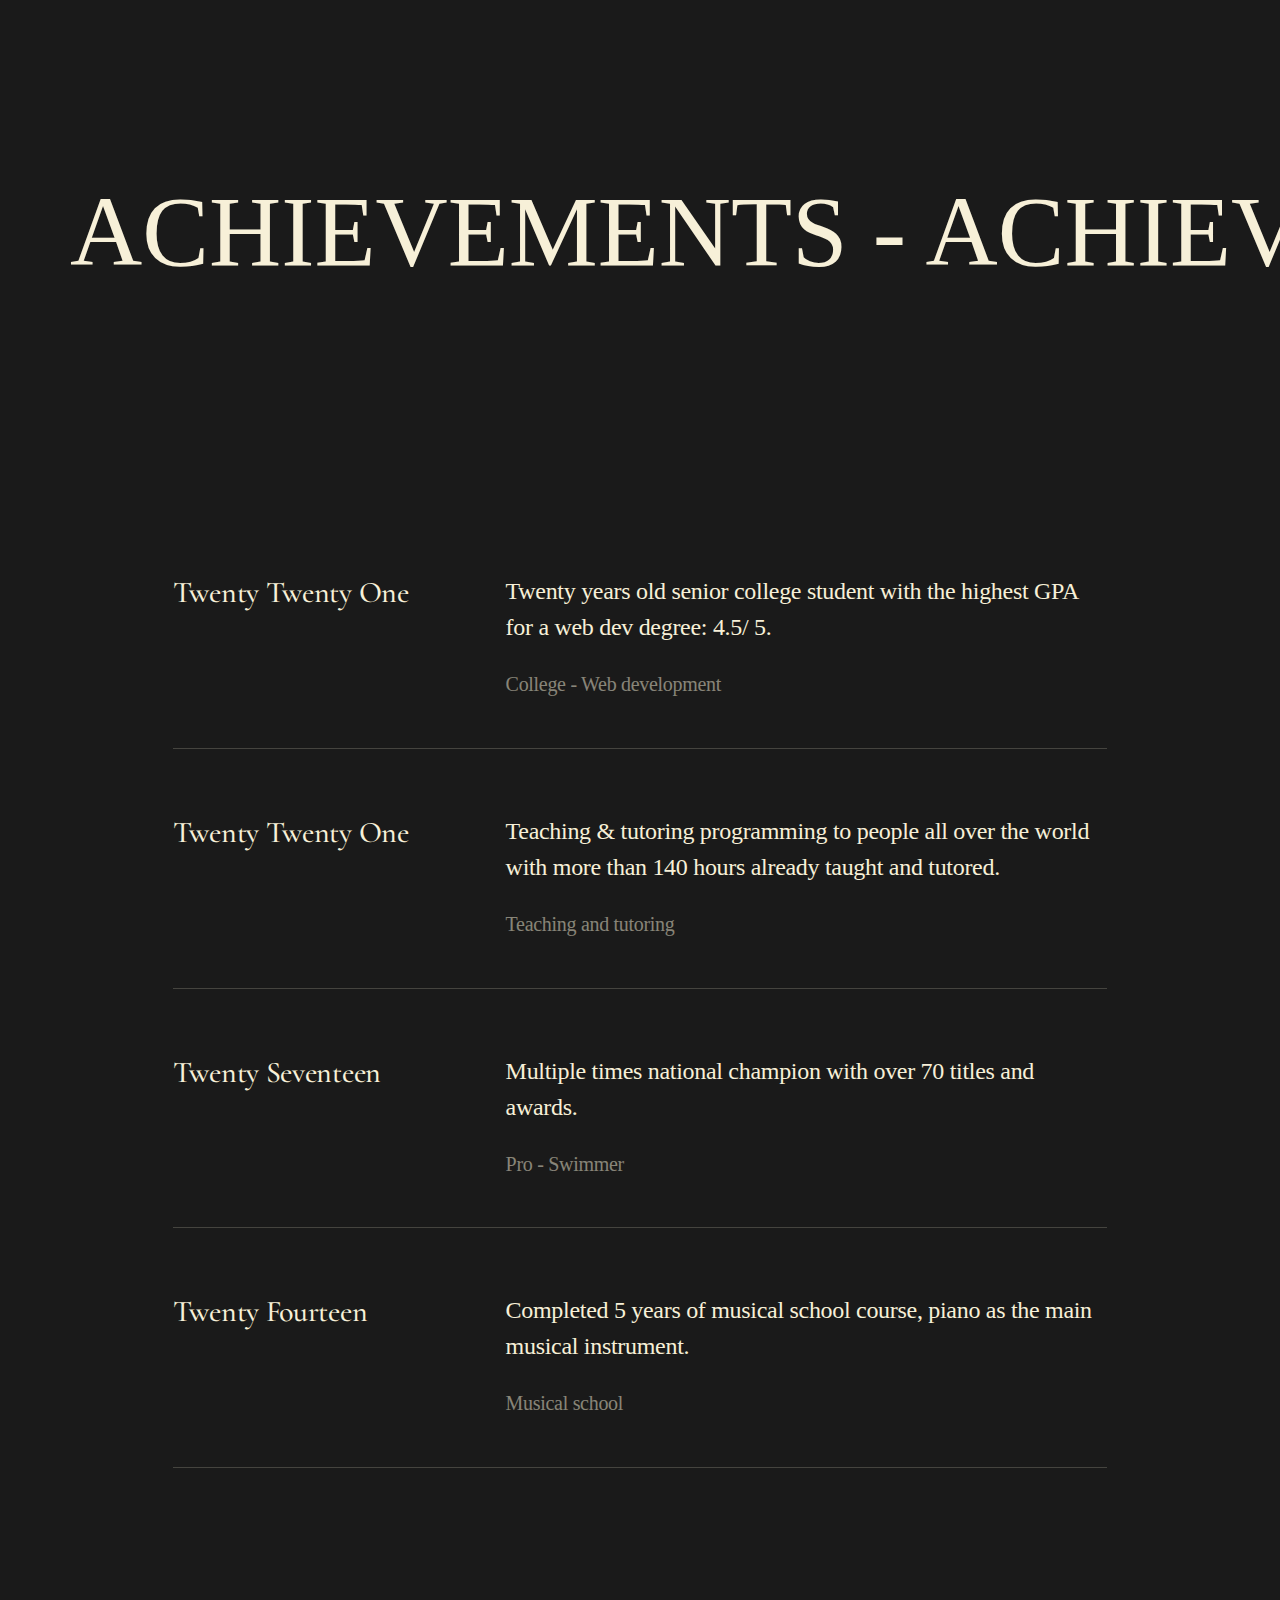
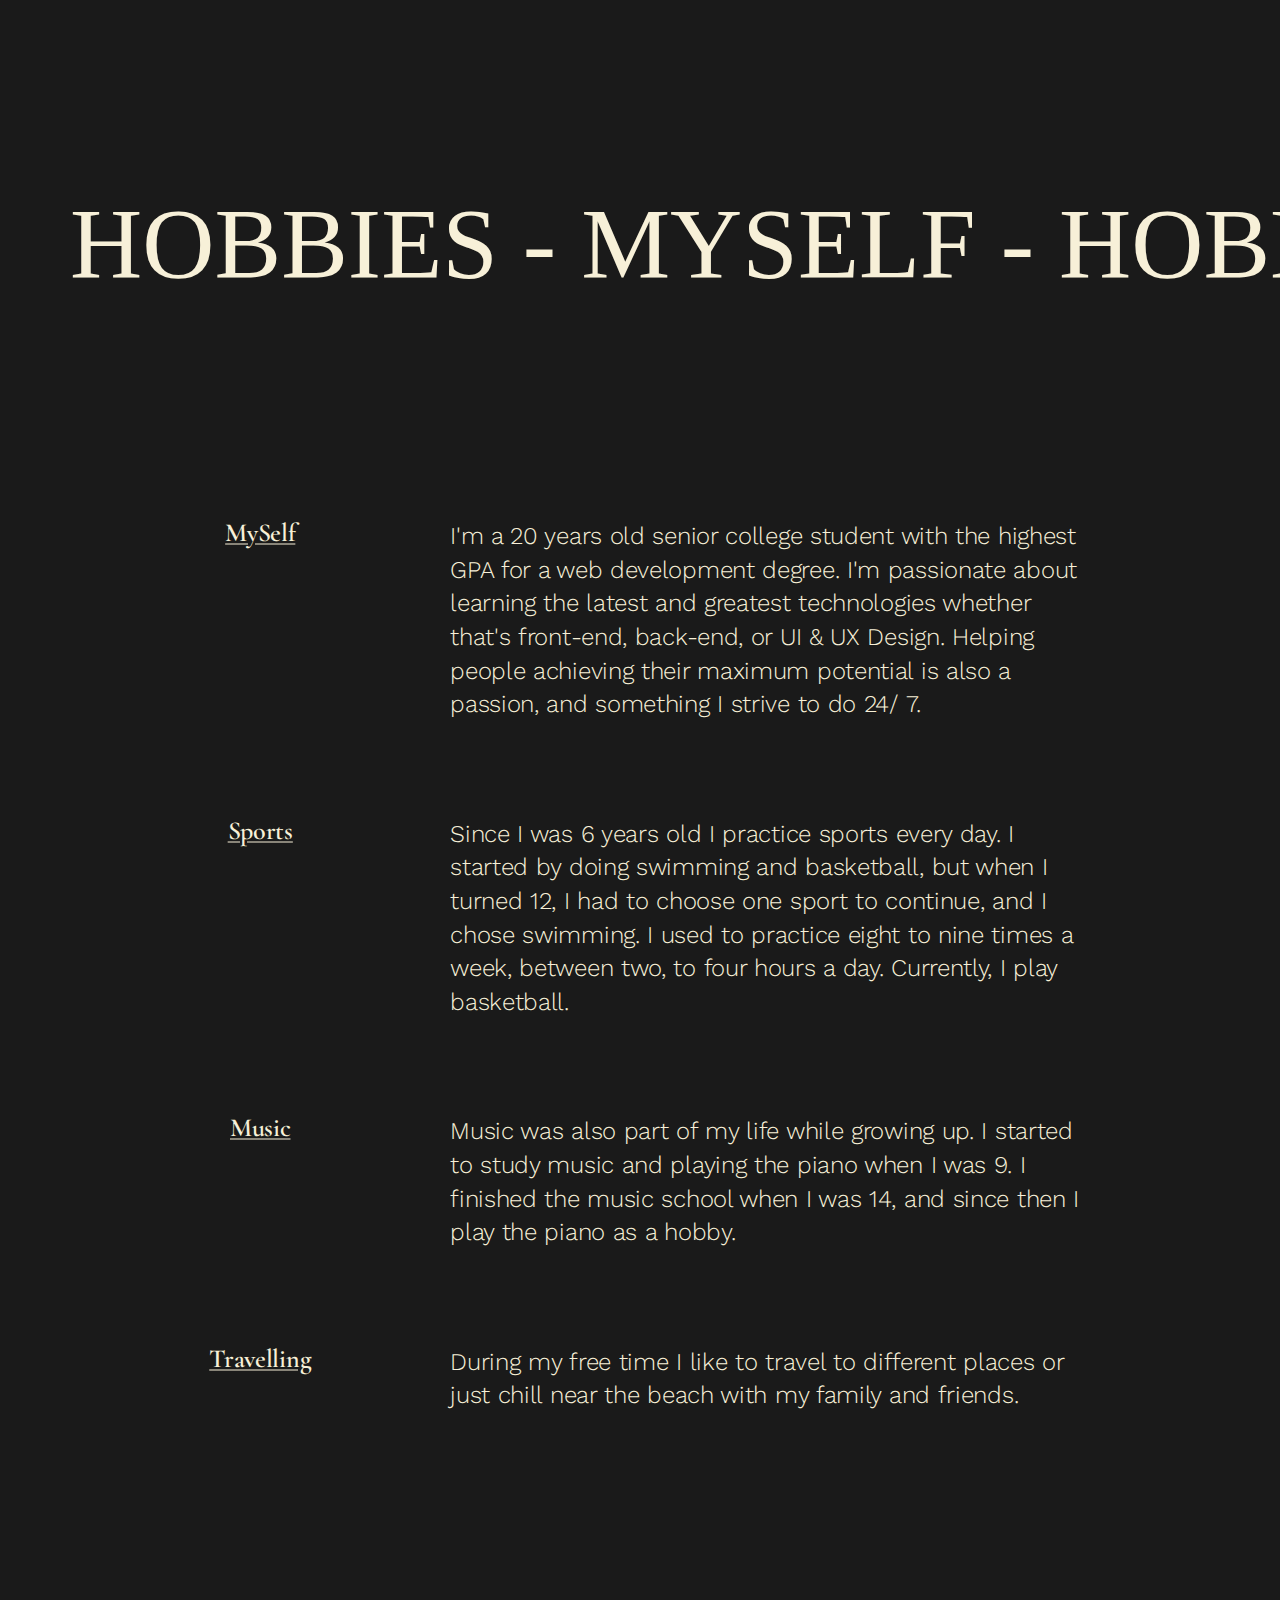
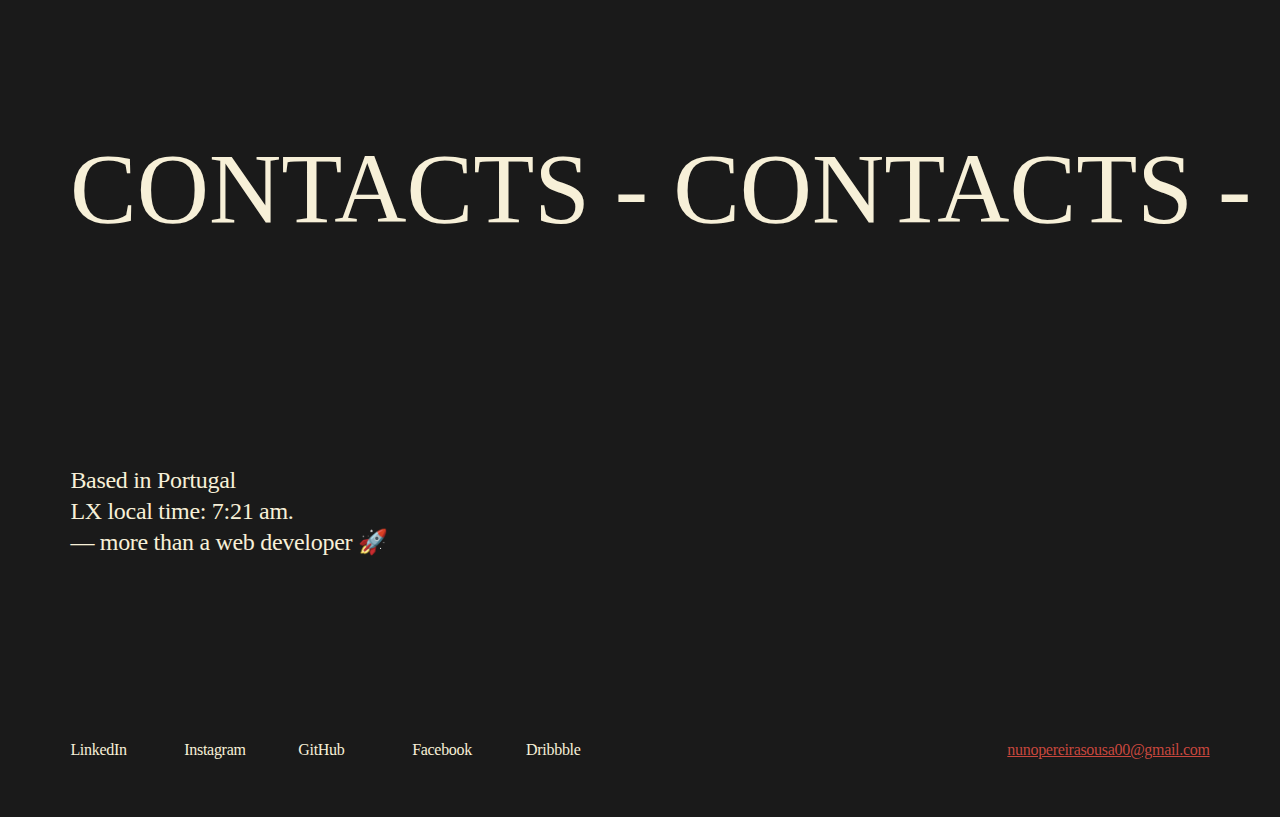
<file: about.html>
<!DOCTYPE html>
<html lang="en">
  <head>
    <meta charset="UTF-8" />
    <meta http-equiv="X-UA-Compatible" content="IE=edge" />
    <meta name="viewport" content="width=device-width, initial-scale=1.0" />
    <link rel="stylesheet" href="./css/style.css" />
    <link rel="icon" href="./assets/Logo.svg" />

    <title>About me</title>
  </head>
  <body>
    <div class="cursor hide-for-mobile"></div>
    <div class="cursor-follower hide-for-mobile"></div>
    <div class="noise"></div>
    <nav class="header flex flex-ai-c flex-jc-sb">
      <a href="/" class="header__logo">
        <div class="line"><div>Nuno</div></div></a
      >
      <h3 id="toggleTheme">
        <div class="line">
          <div>Light Theme</div>
        </div>
      </h3>
      <div class="header__hamburger hide-for-desktop"></div>
      <div class="header__desktop_menu hide-for-mobile flex flex-ai-c">
        <a href="/showcase.html">
          <div class="line">
            <div>Projects</div>
          </div></a
        >
        <a href="/about.html">
          <div class="line">
            <div>About Me</div>
          </div></a
        >
      </div>
    </nav>
    <nav class="header_open flex flex-ai-c flex-jc-sb hide-for-desktop">
      <a href="/" class="header_open__logo">Nuno</a>

      <div class="header_open__cross">
        <div class="header_open__cross__lines"></div>
        <div class="header_open__cross__lines"></div>
      </div>
    </nav>
    <div class="mobile_menu">
      <div class="mobile_menu__bg"></div>
      <div class="mobile_menu__content">
        <div class="mobile_menu__content__pos flex flex-fd-c flex-jc-fe">
          <ul class="mobile_menu__links">
            <li>
              <a href="/">
                <div class="line">
                  <div>Homepage</div>
                </div>
              </a>
            </li>
            <li>
              <a href="/showcase.html">
                <div class="line">
                  <div>Projects</div>
                </div></a
              >
            </li>
            <li>
              <a href="/about.html">
                <div class="line">
                  <div>About</div>
                </div></a
              >
            </li>
          </ul>

          <ul class="mobile_menu__services">
            <li>
              <a href="mailto:nunopereirasousa00@gmail.com">
                <div class="line">
                  <div>Websites</div>
                </div>
              </a>
            </li>
            <li>
              <a href="mailto:nunopereirasousa00@gmail.com">
                <div class="line">
                  <div>Teaching & tutoring</div>
                </div></a
              >
            </li>
            <li>
              <a href="mailto:nunopereirasousa00@gmail.com">
                <div class="line">
                  <div>UI Design</div>
                </div></a
              >
            </li>
          </ul>

          <ul class="mobile_menu__socials">
            <li>
              <a
                href="https://www.linkedin.com/in/nunopereirasous/"
                target="_blank"
              >
                <div class="line">
                  <div>LinkedIn</div>
                </div></a
              >
            </li>
            <li>
              <a href="https://dribbble.com/nunops" target="_blank"
                ><div class="line">
                  <div>Dribbble</div>
                </div>
              </a>
            </li>
            <li>
              <a
                href="https://www.instagram.com/nunopereirasousa/"
                target="_blank"
              >
                <div class="line">
                  <div>Instagram</div>
                </div></a
              >
            </li>
            <li>
              <a href="https://github.com/NunoPereiraSousa" target="_blank">
                <div class="line">
                  <div>GitHub</div>
                </div></a
              >
            </li>
            <li>
              <a href="mailto:nunopereirasousa00@gmail.com" id="email">
                <div class="line">
                  <div>nunopereirasousa00@gmail.com</div>
                </div></a
              >
            </li>
          </ul>
        </div>
      </div>
    </div>

    <main class="main">
      <section class="about__presentation flex flex-ai-c flex-jc-c flex-fd-c">
        <h1 class="hide-for-desktop">
          <div class="line">
            <div>My goal is</div>
          </div>
          <div class="line">
            <div>to inspire</div>
          </div>
          <div class="line">
            <div>as many people</div>
          </div>
          <div class="line">
            <div>as possible.</div>
          </div>
          <div class="line">
            <div>I will</div>
          </div>
          <div class="line">
            <div>ensure I leave a</div>
          </div>
          <div class="line">
            <div>legacy in</div>
          </div>
          <div class="line">
            <div>this world.</div>
          </div>
        </h1>
        <h1 class="hide-for-mobile">
          <div class="line">
            <div>My goal is to inspire</div>
          </div>
          <div class="line">
            <div>as many people as</div>
          </div>
          <div class="line">
            <div>possible.</div>
          </div>
          <div class="line">
            <div>I will ensure</div>
          </div>
          <div class="line">
            <div>I leave a legacy</div>
          </div>
          <div class="line">
            <div>in this world.</div>
          </div>
        </h1>
        <div class="about__presentation__svgs flex flex-fd-c">
          <svg
            id="Circle01"
            xmlns="http://www.w3.org/2000/svg"
            width="183"
            height="183"
            viewBox="0 0 183 183"
          >
            <text
              id="N"
              transform="translate(71.43 24.55) rotate(-11.32)"
              fill="#eee8e0"
              font-size="16"
              font-family="Cormorant-Bold, Cormorant"
              font-weight="700"
            >
              <tspan x="0" y="0">N</tspan>
            </text>
            <text
              id="E"
              transform="translate(84.14 22.11) rotate(-1.718)"
              fill="#eee8e0"
              font-size="16"
              font-family="Cormorant-Bold, Cormorant"
              font-weight="700"
            >
              <tspan x="0" y="0">E</tspan>
            </text>
            <text
              id="V"
              transform="matrix(0.991, 0.131, -0.131, 0.991, 94.77, 21.75)"
              fill="#eee8e0"
              font-size="16"
              font-family="Cormorant-Bold, Cormorant"
              font-weight="700"
            >
              <tspan x="0" y="0">V</tspan>
            </text>
            <text
              id="E-2"
              data-name="E"
              transform="translate(106.41 23.32) rotate(16.809)"
              fill="#eee8e0"
              font-size="16"
              font-family="Cormorant-Bold, Cormorant"
              font-weight="700"
            >
              <tspan x="0" y="0">E</tspan>
            </text>
            <text
              id="R"
              transform="translate(116.76 26.39) rotate(26.08)"
              fill="#eee8e0"
              font-size="16"
              font-family="Cormorant-Bold, Cormorant"
              font-weight="700"
            >
              <tspan x="0" y="0">R</tspan>
            </text>
            <text
              id="_"
              data-name="»"
              transform="matrix(0.736, 0.677, -0.677, 0.736, 135.25, 37.21)"
              fill="#eee8e0"
              font-size="16"
              font-family="Cormorant-Bold, Cormorant"
              font-weight="700"
            >
              <tspan x="0" y="0">»</tspan>
            </text>
            <text
              id="A"
              transform="translate(148.24 50.76) rotate(59.331)"
              fill="#eee8e0"
              font-size="16"
              font-family="Cormorant-Bold, Cormorant"
              font-weight="700"
            >
              <tspan x="0" y="0">A</tspan>
            </text>
            <text
              id="P"
              transform="translate(154.49 61.33) rotate(69.21)"
              fill="#eee8e0"
              font-size="16"
              font-family="Cormorant-Bold, Cormorant"
              font-weight="700"
            >
              <tspan x="0" y="0">P</tspan>
            </text>
            <text
              id="O"
              transform="translate(158.73 72.28) rotate(79.65)"
              fill="#eee8e0"
              font-size="16"
              font-family="Cormorant-Bold, Cormorant"
              font-weight="700"
            >
              <tspan x="0" y="0">O</tspan>
            </text>
            <text
              id="L"
              transform="matrix(0.016, 1, -1, 0.016, 160.99, 85.6)"
              fill="#eee8e0"
              font-size="16"
              font-family="Cormorant-Bold, Cormorant"
              font-weight="700"
            >
              <tspan x="0" y="0">L</tspan>
            </text>
            <text
              id="O-2"
              data-name="O"
              transform="translate(161.31 95.15) rotate(98.46)"
              fill="#eee8e0"
              font-size="16"
              font-family="Cormorant-Bold, Cormorant"
              font-weight="700"
            >
              <tspan x="0" y="0">O</tspan>
            </text>
            <text
              id="G"
              transform="matrix(-0.331, 0.944, -0.944, -0.331, 159.28, 108.47)"
              fill="#eee8e0"
              font-size="16"
              font-family="Cormorant-Bold, Cormorant"
              font-weight="700"
            >
              <tspan x="0" y="0">G</tspan>
            </text>
            <text
              id="I"
              transform="matrix(-0.446, 0.895, -0.895, -0.446, 154.97, 120.17)"
              fill="#eee8e0"
              font-size="16"
              font-family="Cormorant-Bold, Cormorant"
              font-weight="700"
            >
              <tspan x="0" y="0">I</tspan>
            </text>
            <text
              id="Z"
              transform="translate(152.69 125.08) rotate(123.22)"
              fill="#eee8e0"
              font-size="16"
              font-family="Cormorant-Bold, Cormorant"
              font-weight="700"
            >
              <tspan x="0" y="0">Z</tspan>
            </text>
            <text
              id="E-3"
              data-name="E"
              transform="translate(146.77 134.1) rotate(132.05)"
              fill="#eee8e0"
              font-size="16"
              font-family="Cormorant-Bold, Cormorant"
              font-weight="700"
            >
              <tspan x="0" y="0">E</tspan>
            </text>
            <text
              id="_2"
              data-name="»"
              transform="matrix(-0.85, 0.528, -0.528, -0.85, 132.02, 148.25)"
              fill="#eee8e0"
              font-size="16"
              font-family="Cormorant-Bold, Cormorant"
              font-weight="700"
            >
              <tspan x="0" y="0">»</tspan>
            </text>
            <text
              id="F"
              transform="translate(115.42 157.06) rotate(164.291)"
              fill="#eee8e0"
              font-size="16"
              font-family="Cormorant-Bold, Cormorant"
              font-weight="700"
            >
              <tspan x="0" y="0">F</tspan>
            </text>
            <text
              id="O-3"
              data-name="O"
              transform="translate(105.69 159.96) rotate(173.66)"
              fill="#eee8e0"
              font-size="16"
              font-family="Cormorant-Bold, Cormorant"
              font-weight="700"
            >
              <tspan x="0" y="0">O</tspan>
            </text>
            <text
              id="R-2"
              data-name="R"
              transform="translate(92.23 161.32) rotate(-175.996)"
              fill="#eee8e0"
              font-size="16"
              font-family="Cormorant-Bold, Cormorant"
              font-weight="700"
            >
              <tspan x="0" y="0">R</tspan>
            </text>
            <text
              id="_3"
              data-name="»"
              transform="translate(71.08 158.19) rotate(-159.23)"
              fill="#eee8e0"
              font-size="16"
              font-family="Cormorant-Bold, Cormorant"
              font-weight="700"
            >
              <tspan x="0" y="0">»</tspan>
            </text>
            <text
              id="W"
              transform="matrix(-0.765, -0.644, 0.644, -0.765, 53.86, 150.76)"
              fill="#eee8e0"
              font-size="16"
              font-family="Cormorant-Bold, Cormorant"
              font-weight="700"
            >
              <tspan x="0" y="0">W</tspan>
            </text>
            <text
              id="H"
              transform="matrix(-0.606, -0.795, 0.795, -0.606, 40.06, 138.79)"
              fill="#eee8e0"
              font-size="16"
              font-family="Cormorant-Bold, Cormorant"
              font-weight="700"
            >
              <tspan x="0" y="0">H</tspan>
            </text>
            <text
              id="O-4"
              data-name="O"
              transform="translate(32.21 128.54) rotate(-116.49)"
              fill="#eee8e0"
              font-size="16"
              font-family="Cormorant-Bold, Cormorant"
              font-weight="700"
            >
              <tspan x="0" y="0">O</tspan>
            </text>
            <text
              id="_4"
              data-name="»"
              transform="matrix(-0.16, -0.987, 0.987, -0.16, 23.54, 107.12)"
              fill="#eee8e0"
              font-size="16"
              font-family="Cormorant-Bold, Cormorant"
              font-weight="700"
            >
              <tspan x="0" y="0">»</tspan>
            </text>
            <text
              id="Y"
              transform="translate(21.79 88.39) rotate(-83.07)"
              fill="#eee8e0"
              font-size="16"
              font-family="Cormorant-Bold, Cormorant"
              font-weight="700"
            >
              <tspan x="0" y="0">Y</tspan>
            </text>
            <text
              id="O-5"
              data-name="O"
              transform="translate(22.89 78.08) rotate(-73.41)"
              fill="#eee8e0"
              font-size="16"
              font-family="Cormorant-Bold, Cormorant"
              font-weight="700"
            >
              <tspan x="0" y="0">O</tspan>
            </text>
            <text
              id="U"
              transform="translate(26.78 65.15) rotate(-62.668)"
              fill="#eee8e0"
              font-size="16"
              font-family="Cormorant-Bold, Cormorant"
              font-weight="700"
            >
              <tspan x="0" y="0">U</tspan>
            </text>
            <text
              id="_5"
              data-name="’"
              transform="translate(32.88 53.96) rotate(-55.59)"
              fill="#eee8e0"
              font-size="16"
              font-family="Cormorant-Bold, Cormorant"
              font-weight="700"
            >
              <tspan x="0" y="0">’</tspan>
            </text>
            <text
              id="R-3"
              data-name="R"
              transform="matrix(0.657, -0.754, 0.754, 0.657, 35.17, 50.25)"
              fill="#eee8e0"
              font-size="16"
              font-family="Cormorant-Bold, Cormorant"
              font-weight="700"
            >
              <tspan x="0" y="0">R</tspan>
            </text>
            <text
              id="E-4"
              data-name="E"
              transform="matrix(0.769, -0.639, 0.639, 0.769, 42.96, 41.38)"
              fill="#eee8e0"
              font-size="16"
              font-family="Cormorant-Bold, Cormorant"
              font-weight="700"
            >
              <tspan x="0" y="0">E</tspan>
            </text>
            <text
              id="_."
              data-name="."
              transform="translate(51.59 34.47) rotate(-33.215)"
              fill="#eee8e0"
              font-size="16"
              font-family="Cormorant-Bold, Cormorant"
              font-weight="700"
            >
              <tspan x="0" y="0">.</tspan>
            </text>
          </svg>
          <svg viewBox="0 0 63 305" id="arrow">
            <path
              class="arrow-line"
              style="
                fill: none;
                stroke: #eee8e0;
                stroke-width: 3;
                stroke-dashoffset: 0px;
                stroke-dasharray: 304;
              "
              d="M31 0,31 304"
            ></path>
            <path
              class="arrow-left"
              style="
                fill: none;
                stroke: #eee8e0;
                stroke-width: 3;
                stroke-dashoffset: 0px;
                stroke-dasharray: 51;
              "
              d="M1,269c0,0,29-1,30,35"
            ></path>
            <path
              class="arrow-right"
              style="
                fill: none;
                stroke: #eee8e0;
                stroke-width: 3;
                stroke-dashoffset: 0px;
                stroke-dasharray: 51;
              "
              d="M61,269c0,0-29-1-30,35"
            ></path>
          </svg>
        </div>
      </section>

      <section class="me">
        <div class="header__carousel">
          <h2>
            Achievements - Achievements - Achievements - Achievements -
            Achievements - Achievements - Achievements - Achievements -
          </h2>
        </div>

        <div class="awards__grid grid">
          <!-- <article class="awards__grid__card grid">
            <h3>
              Twenty<br class="hide-for-desktop" />
              Twenty <br class="hide-for-desktop" />
              One
            </h3>
            <div>
              <h2>
                Twenty years old senior college student with the highest GPA for
                a web dev degree: 4.5/ 5.
              </h2>
              <p>College - Web development</p>
            </div>
          </article>
          <article class="awards__grid__card grid">
            <h3>
              Twenty <br class="hide-for-desktop" />
              Twenty <br class="hide-for-desktop" />
              One
            </h3>
            <div>
              <h2>
                Teaching & tutoring programming to people all over the world
                with more than 140 hours already taught and tutored.
              </h2>
              <p>Teaching and tutoring</p>
            </div>
          </article>
          <article class="awards__grid__card grid">
            <h3>Twenty Seventeen</h3>
            <div>
              <h2>
                Multiple times national champion with over 70 titles and awards.
              </h2>
              <p>Multi-time national champion</p>
            </div>
          </article>
          <article class="awards__grid__card grid">
            <h3>Twenty Fourteen</h3>
            <div>
              <h2>
                Completed 5 years of musical school course, piano as the main
                musical instrument.
              </h2>
              <p>Musical school</p>
            </div>
          </article> -->
        </div>
      </section>

      <section class="hobbies">
        <div class="header__carousel">
          <h2>
            Hobbies - Myself - Hobbies - Myself - Hobbies - Myself - Hobbies -
            Myself -
          </h2>
        </div>

        <div class="hobbies__grid grid"></div>
      </section>

      <section class="about__contact">
        <div class="header__carousel">
          <h2>
            Contacts - Contacts - Contacts - Contacts - Contacts - Contacts -
            Contacts - Contacts -
          </h2>
        </div>

        <div class="about__contact__location">
          <h3>Based in Portugal</h3>
          <h3>LX local time: <span id="currentDateTime"></span>.</h3>
          <h3>— more than a web developer 🚀</h3>
        </div>

        <div class="about__contact__grid grid">
          <div class="about__contact__socials grid">
            <a
              href="https://www.linkedin.com/in/nunopereirasous/"
              target="_blank"
            >
              LinkedIn
            </a>
            <a
              href="https://www.instagram.com/nunopereirasousa/"
              target="_blank"
            >
              Instagram
            </a>
            <a href="https://github.com/NunoPereiraSousa" target="_blank">
              GitHub
            </a>
            <a
              href="https://www.facebook.com/nuno.sousa.9655806/"
              target="_blank"
            >
              Facebook
            </a>
            <a href="https://dribbble.com/nunops" target="_blank"> Dribbble </a>
          </div>

          <div class="about__contact__email">
            <a href="mailto:nunopereirasousa00@gmail.com" class="open_work">
              <div><div>nunopereirasousa00@gmail.com</div></div>
            </a>
          </div>
        </div>
      </section>
    </main>

    <script src="https://cdnjs.cloudflare.com/ajax/libs/jquery/3.4.1/jquery.min.js"></script>
    <script
      src="https://cdnjs.cloudflare.com/ajax/libs/gsap/3.6.1/gsap.min.js"
      integrity="sha512-cdV6j5t5o24hkSciVrb8Ki6FveC2SgwGfLE31+ZQRHAeSRxYhAQskLkq3dLm8ZcWe1N3vBOEYmmbhzf7NTtFFQ=="
      crossorigin="anonymous"
    ></script>
    <script
      src="https://cdnjs.cloudflare.com/ajax/libs/gsap/3.6.1/gsap.min.js"
      integrity="sha512-cdV6j5t5o24hkSciVrb8Ki6FveC2SgwGfLE31+ZQRHAeSRxYhAQskLkq3dLm8ZcWe1N3vBOEYmmbhzf7NTtFFQ=="
      crossorigin="anonymous"
    ></script>

    <script src="./js/animations/about.js"></script>
    <script src="./js/toggleTheme.js"></script>
    <script src="./js/date_time.js"></script>
    <script type="module" src="./js/components/awards.js"></script>
    <script type="module" src="./js/components/hobbies.js"></script>
    <script src="./js/cursor.js"></script>
    <script src="./js/header.js"></script>
  </body>
</html>
</file>
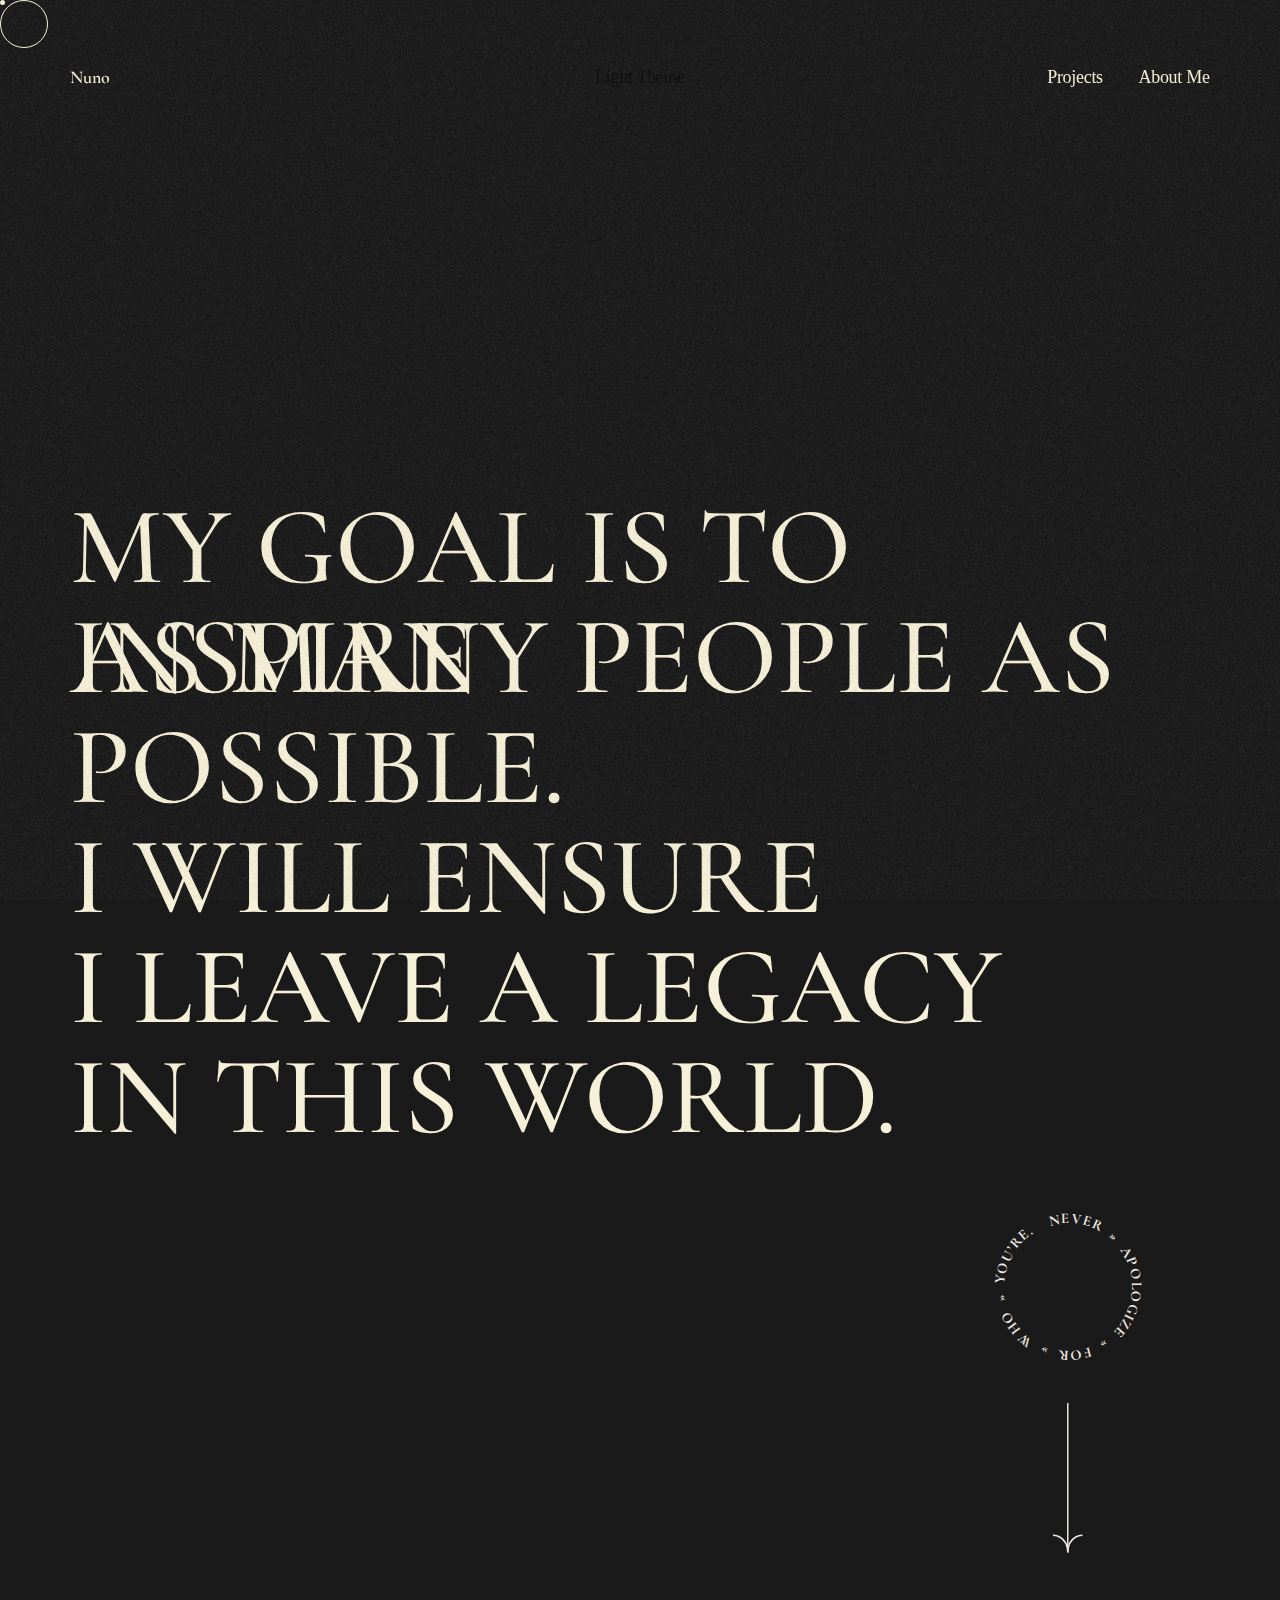
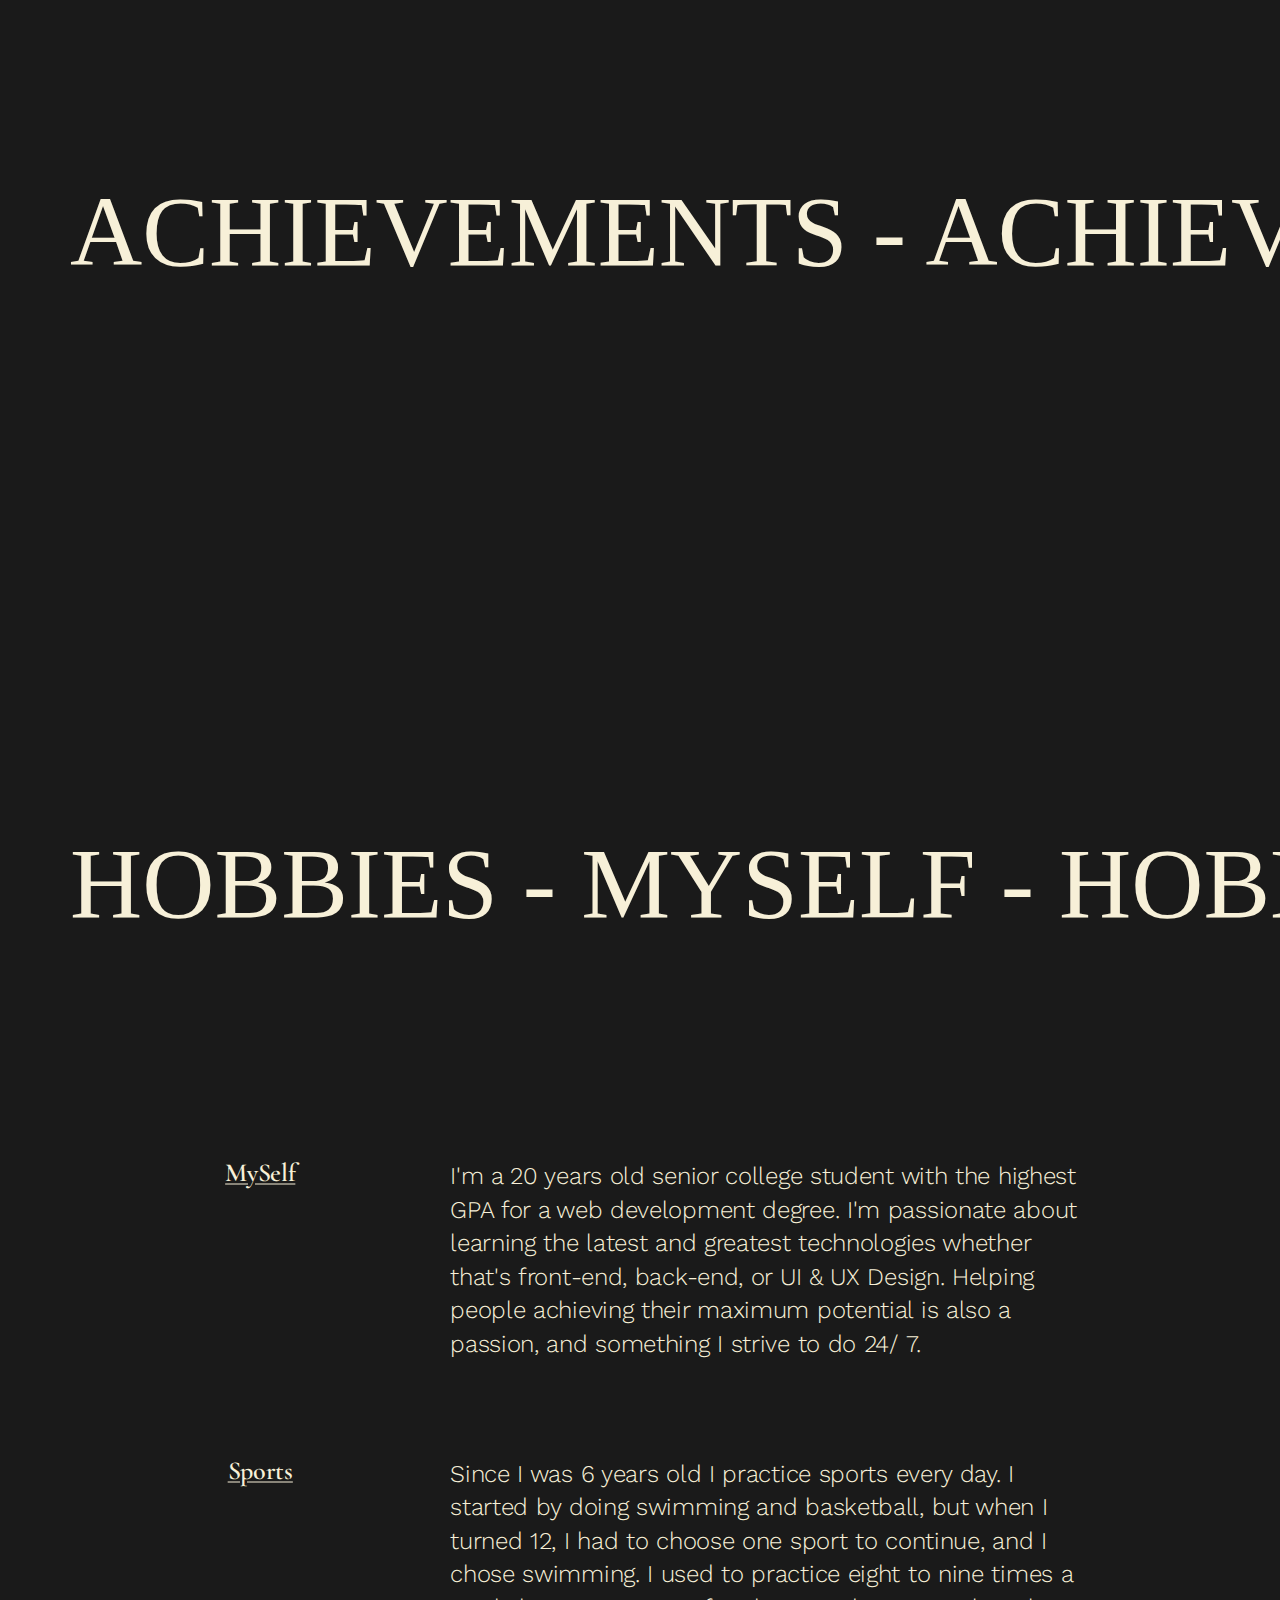
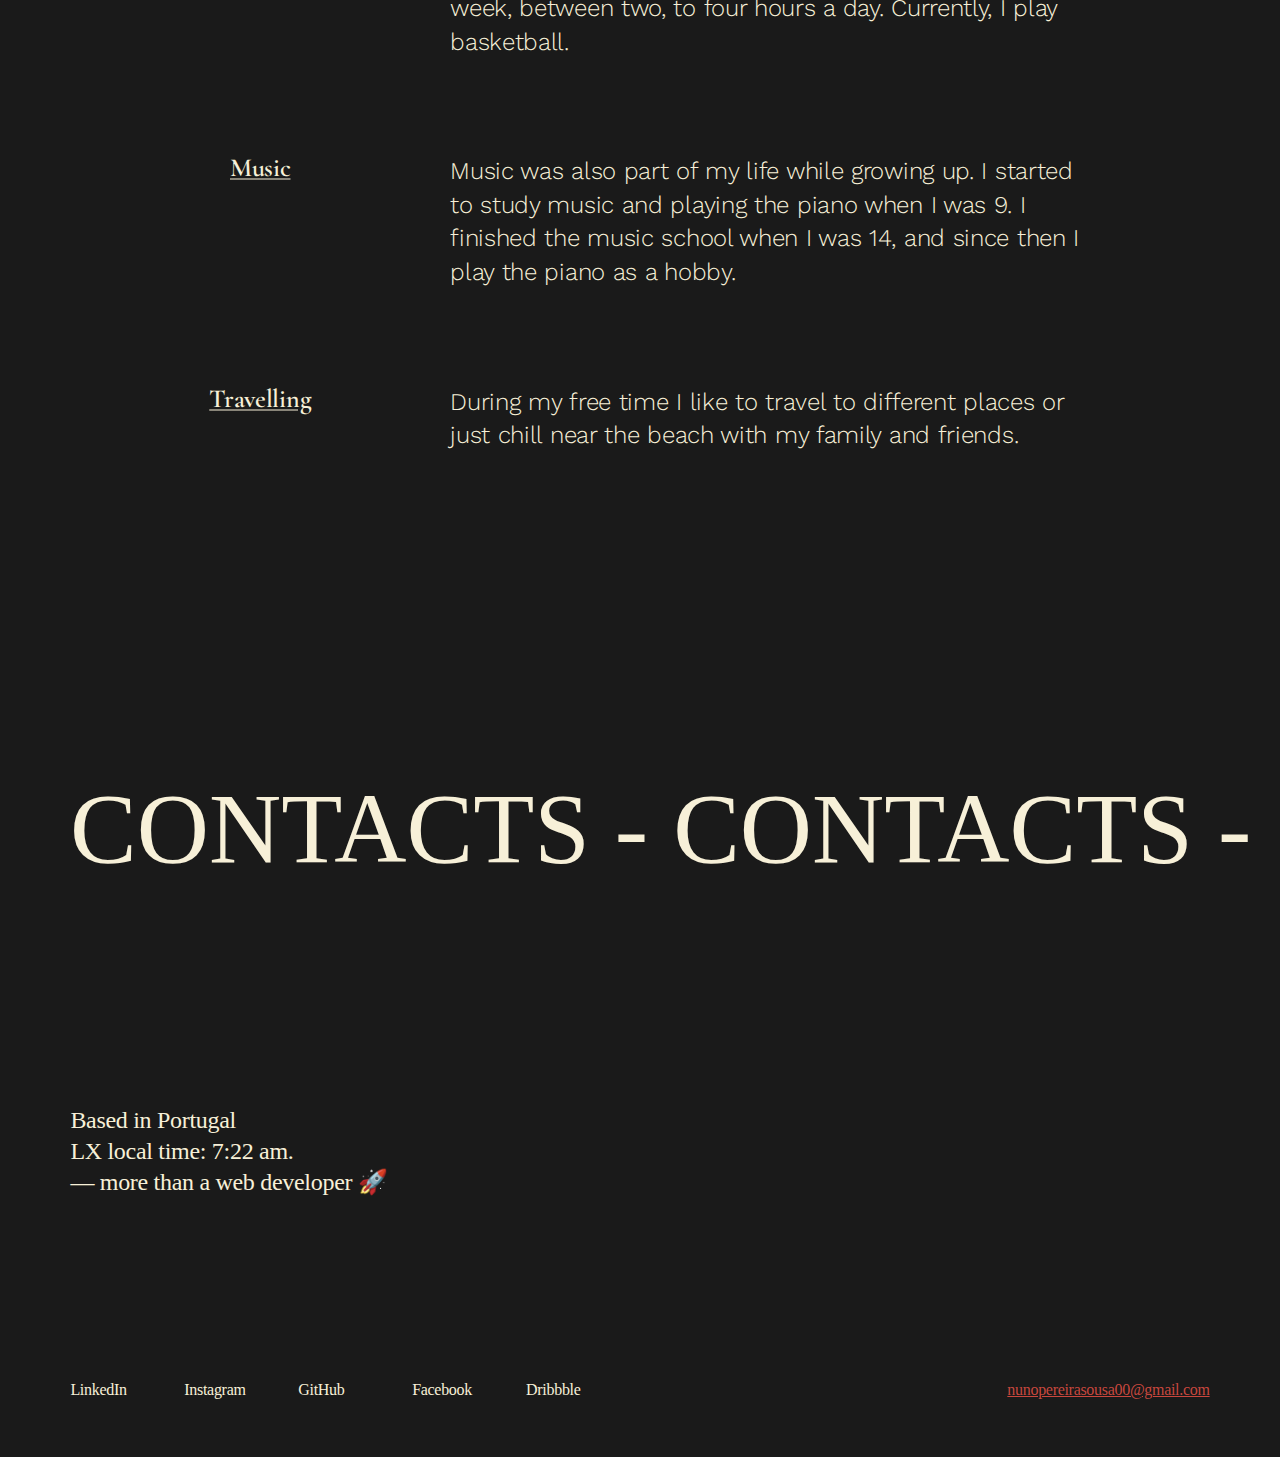
<file: views/about.html>
<!DOCTYPE html>
<html lang="en">
  <head>
    <meta charset="UTF-8" />
    <meta http-equiv="X-UA-Compatible" content="IE=edge" />
    <meta name="viewport" content="width=device-width, initial-scale=1.0" />
    <link rel="stylesheet" href="../css/style.css" />
    <link rel="icon" href="../assets/Logo.svg" />

    <title>About me</title>
  </head>
  <body>
    <div class="cursor hide-for-mobile"></div>
    <div class="cursor-follower hide-for-mobile"></div>
    <div class="noise"></div>
    <nav class="header flex flex-ai-c flex-jc-sb">
      <a href="/" class="header__logo">Nuno</a>
      <p id="toggleTheme">Light Theme</p>
      <div class="header__hamburger hide-for-desktop"></div>
      <div class="header__desktop_menu hide-for-mobile">
        <a href="./projects.html">Projects</a>
        <a href="./about.html">About Me</a>
      </div>
    </nav>
    <nav class="header_open flex flex-ai-c flex-jc-sb hide-for-desktop">
      <a href="/" class="header_open__logo">Nuno</a>

      <div class="header_open__cross">
        <div class="header_open__cross__lines"></div>
        <div class="header_open__cross__lines"></div>
      </div>
    </nav>
    <div class="mobile_menu">
      <div class="mobile_menu__bg"></div>
      <div class="mobile_menu__content">
        <div class="mobile_menu__content__pos flex flex-fd-c flex-jc-fe">
          <ul class="mobile_menu__links">
            <li>
              <a href="/">Homepage</a>
            </li>
            <li>
              <a href="./projects.html">Projects</a>
            </li>
            <li>
              <a href="./about.html">About</a>
            </li>
          </ul>

          <ul class="mobile_menu__services">
            <li>
              <a href="mailto:nunopereirasousa00@gmail.com">Websites</a>
            </li>
            <li>
              <a href="mailto:nunopereirasousa00@gmail.com"
                >Teaching & tutoring</a
              >
            </li>
            <li>
              <a href="mailto:nunopereirasousa00@gmail.com">UI design</a>
            </li>
          </ul>

          <ul class="mobile_menu__socials">
            <li>
              <a
                href="https://www.linkedin.com/in/nunopereirasous/"
                target="_blank"
                >LinkedIn</a
              >
            </li>
            <li>
              <a
                href="https://www.instagram.com/nunopereirasousa/"
                target="_blank"
                >Instagram</a
              >
            </li>
            <li>
              <a href="https://github.com/NunoPereiraSousa" target="_blank"
                >GitHub</a
              >
            </li>
            <li>
              <a href="mailto:nunopereirasousa00@gmail.com" id="email"
                >nunopereirasousa00@gmail.com</a
              >
            </li>
          </ul>
        </div>
      </div>
    </div>

    <main class="main">
      <section class="about__presentation flex flex-ai-c flex-jc-c flex-fd-c">
        <h1 class="hide-for-desktop">
          <div class="overflow">
            <div class="about_show">My goal is</div>
          </div>
          <div class="overflow">
            <div class="about_show">to inspire</div>
          </div>
          <div class="overflow">
            <div class="about_show">as many people</div>
          </div>
          <div class="overflow">
            <div class="about_show">as possible.</div>
          </div>
          <div class="overflow">
            <div class="about_show">I will</div>
          </div>
          <div class="overflow">
            <div class="about_show">ensure I leave a</div>
          </div>
          <div class="overflow">
            <div class="about_show">legacy in</div>
          </div>
          <div class="overflow">
            <div class="about_show">this world.</div>
          </div>
        </h1>
        <h1 class="hide-for-mobile">
          <div class="overflow">
            <div class="about_show_desktop">My goal is to inspire</div>
          </div>
          <div class="overflow">
            <div class="about_show_desktop">as many people as</div>
          </div>
          <div class="overflow">
            <div class="about_show_desktop">possible.</div>
          </div>
          <div class="overflow">
            <div class="about_show_desktop">I will ensure</div>
          </div>
          <div class="overflow">
            <div class="about_show_desktop">I leave a legacy</div>
          </div>
          <div class="overflow">
            <div class="about_show_desktop">in this world.</div>
          </div>
        </h1>
        <div class="about__presentation__svgs flex flex-fd-c">
          <svg
            id="Circle01"
            xmlns="http://www.w3.org/2000/svg"
            width="183"
            height="183"
            viewBox="0 0 183 183"
          >
            <text
              id="N"
              transform="translate(71.43 24.55) rotate(-11.32)"
              fill="#eee8e0"
              font-size="16"
              font-family="Cormorant-Bold, Cormorant"
              font-weight="700"
            >
              <tspan x="0" y="0">N</tspan>
            </text>
            <text
              id="E"
              transform="translate(84.14 22.11) rotate(-1.718)"
              fill="#eee8e0"
              font-size="16"
              font-family="Cormorant-Bold, Cormorant"
              font-weight="700"
            >
              <tspan x="0" y="0">E</tspan>
            </text>
            <text
              id="V"
              transform="matrix(0.991, 0.131, -0.131, 0.991, 94.77, 21.75)"
              fill="#eee8e0"
              font-size="16"
              font-family="Cormorant-Bold, Cormorant"
              font-weight="700"
            >
              <tspan x="0" y="0">V</tspan>
            </text>
            <text
              id="E-2"
              data-name="E"
              transform="translate(106.41 23.32) rotate(16.809)"
              fill="#eee8e0"
              font-size="16"
              font-family="Cormorant-Bold, Cormorant"
              font-weight="700"
            >
              <tspan x="0" y="0">E</tspan>
            </text>
            <text
              id="R"
              transform="translate(116.76 26.39) rotate(26.08)"
              fill="#eee8e0"
              font-size="16"
              font-family="Cormorant-Bold, Cormorant"
              font-weight="700"
            >
              <tspan x="0" y="0">R</tspan>
            </text>
            <text
              id="_"
              data-name="»"
              transform="matrix(0.736, 0.677, -0.677, 0.736, 135.25, 37.21)"
              fill="#eee8e0"
              font-size="16"
              font-family="Cormorant-Bold, Cormorant"
              font-weight="700"
            >
              <tspan x="0" y="0">»</tspan>
            </text>
            <text
              id="A"
              transform="translate(148.24 50.76) rotate(59.331)"
              fill="#eee8e0"
              font-size="16"
              font-family="Cormorant-Bold, Cormorant"
              font-weight="700"
            >
              <tspan x="0" y="0">A</tspan>
            </text>
            <text
              id="P"
              transform="translate(154.49 61.33) rotate(69.21)"
              fill="#eee8e0"
              font-size="16"
              font-family="Cormorant-Bold, Cormorant"
              font-weight="700"
            >
              <tspan x="0" y="0">P</tspan>
            </text>
            <text
              id="O"
              transform="translate(158.73 72.28) rotate(79.65)"
              fill="#eee8e0"
              font-size="16"
              font-family="Cormorant-Bold, Cormorant"
              font-weight="700"
            >
              <tspan x="0" y="0">O</tspan>
            </text>
            <text
              id="L"
              transform="matrix(0.016, 1, -1, 0.016, 160.99, 85.6)"
              fill="#eee8e0"
              font-size="16"
              font-family="Cormorant-Bold, Cormorant"
              font-weight="700"
            >
              <tspan x="0" y="0">L</tspan>
            </text>
            <text
              id="O-2"
              data-name="O"
              transform="translate(161.31 95.15) rotate(98.46)"
              fill="#eee8e0"
              font-size="16"
              font-family="Cormorant-Bold, Cormorant"
              font-weight="700"
            >
              <tspan x="0" y="0">O</tspan>
            </text>
            <text
              id="G"
              transform="matrix(-0.331, 0.944, -0.944, -0.331, 159.28, 108.47)"
              fill="#eee8e0"
              font-size="16"
              font-family="Cormorant-Bold, Cormorant"
              font-weight="700"
            >
              <tspan x="0" y="0">G</tspan>
            </text>
            <text
              id="I"
              transform="matrix(-0.446, 0.895, -0.895, -0.446, 154.97, 120.17)"
              fill="#eee8e0"
              font-size="16"
              font-family="Cormorant-Bold, Cormorant"
              font-weight="700"
            >
              <tspan x="0" y="0">I</tspan>
            </text>
            <text
              id="Z"
              transform="translate(152.69 125.08) rotate(123.22)"
              fill="#eee8e0"
              font-size="16"
              font-family="Cormorant-Bold, Cormorant"
              font-weight="700"
            >
              <tspan x="0" y="0">Z</tspan>
            </text>
            <text
              id="E-3"
              data-name="E"
              transform="translate(146.77 134.1) rotate(132.05)"
              fill="#eee8e0"
              font-size="16"
              font-family="Cormorant-Bold, Cormorant"
              font-weight="700"
            >
              <tspan x="0" y="0">E</tspan>
            </text>
            <text
              id="_2"
              data-name="»"
              transform="matrix(-0.85, 0.528, -0.528, -0.85, 132.02, 148.25)"
              fill="#eee8e0"
              font-size="16"
              font-family="Cormorant-Bold, Cormorant"
              font-weight="700"
            >
              <tspan x="0" y="0">»</tspan>
            </text>
            <text
              id="F"
              transform="translate(115.42 157.06) rotate(164.291)"
              fill="#eee8e0"
              font-size="16"
              font-family="Cormorant-Bold, Cormorant"
              font-weight="700"
            >
              <tspan x="0" y="0">F</tspan>
            </text>
            <text
              id="O-3"
              data-name="O"
              transform="translate(105.69 159.96) rotate(173.66)"
              fill="#eee8e0"
              font-size="16"
              font-family="Cormorant-Bold, Cormorant"
              font-weight="700"
            >
              <tspan x="0" y="0">O</tspan>
            </text>
            <text
              id="R-2"
              data-name="R"
              transform="translate(92.23 161.32) rotate(-175.996)"
              fill="#eee8e0"
              font-size="16"
              font-family="Cormorant-Bold, Cormorant"
              font-weight="700"
            >
              <tspan x="0" y="0">R</tspan>
            </text>
            <text
              id="_3"
              data-name="»"
              transform="translate(71.08 158.19) rotate(-159.23)"
              fill="#eee8e0"
              font-size="16"
              font-family="Cormorant-Bold, Cormorant"
              font-weight="700"
            >
              <tspan x="0" y="0">»</tspan>
            </text>
            <text
              id="W"
              transform="matrix(-0.765, -0.644, 0.644, -0.765, 53.86, 150.76)"
              fill="#eee8e0"
              font-size="16"
              font-family="Cormorant-Bold, Cormorant"
              font-weight="700"
            >
              <tspan x="0" y="0">W</tspan>
            </text>
            <text
              id="H"
              transform="matrix(-0.606, -0.795, 0.795, -0.606, 40.06, 138.79)"
              fill="#eee8e0"
              font-size="16"
              font-family="Cormorant-Bold, Cormorant"
              font-weight="700"
            >
              <tspan x="0" y="0">H</tspan>
            </text>
            <text
              id="O-4"
              data-name="O"
              transform="translate(32.21 128.54) rotate(-116.49)"
              fill="#eee8e0"
              font-size="16"
              font-family="Cormorant-Bold, Cormorant"
              font-weight="700"
            >
              <tspan x="0" y="0">O</tspan>
            </text>
            <text
              id="_4"
              data-name="»"
              transform="matrix(-0.16, -0.987, 0.987, -0.16, 23.54, 107.12)"
              fill="#eee8e0"
              font-size="16"
              font-family="Cormorant-Bold, Cormorant"
              font-weight="700"
            >
              <tspan x="0" y="0">»</tspan>
            </text>
            <text
              id="Y"
              transform="translate(21.79 88.39) rotate(-83.07)"
              fill="#eee8e0"
              font-size="16"
              font-family="Cormorant-Bold, Cormorant"
              font-weight="700"
            >
              <tspan x="0" y="0">Y</tspan>
            </text>
            <text
              id="O-5"
              data-name="O"
              transform="translate(22.89 78.08) rotate(-73.41)"
              fill="#eee8e0"
              font-size="16"
              font-family="Cormorant-Bold, Cormorant"
              font-weight="700"
            >
              <tspan x="0" y="0">O</tspan>
            </text>
            <text
              id="U"
              transform="translate(26.78 65.15) rotate(-62.668)"
              fill="#eee8e0"
              font-size="16"
              font-family="Cormorant-Bold, Cormorant"
              font-weight="700"
            >
              <tspan x="0" y="0">U</tspan>
            </text>
            <text
              id="_5"
              data-name="’"
              transform="translate(32.88 53.96) rotate(-55.59)"
              fill="#eee8e0"
              font-size="16"
              font-family="Cormorant-Bold, Cormorant"
              font-weight="700"
            >
              <tspan x="0" y="0">’</tspan>
            </text>
            <text
              id="R-3"
              data-name="R"
              transform="matrix(0.657, -0.754, 0.754, 0.657, 35.17, 50.25)"
              fill="#eee8e0"
              font-size="16"
              font-family="Cormorant-Bold, Cormorant"
              font-weight="700"
            >
              <tspan x="0" y="0">R</tspan>
            </text>
            <text
              id="E-4"
              data-name="E"
              transform="matrix(0.769, -0.639, 0.639, 0.769, 42.96, 41.38)"
              fill="#eee8e0"
              font-size="16"
              font-family="Cormorant-Bold, Cormorant"
              font-weight="700"
            >
              <tspan x="0" y="0">E</tspan>
            </text>
            <text
              id="_."
              data-name="."
              transform="translate(51.59 34.47) rotate(-33.215)"
              fill="#eee8e0"
              font-size="16"
              font-family="Cormorant-Bold, Cormorant"
              font-weight="700"
            >
              <tspan x="0" y="0">.</tspan>
            </text>
          </svg>
          <svg viewBox="0 0 63 305" id="arrow">
            <path
              class="arrow-line"
              style="
                fill: none;
                stroke: #eee8e0;
                stroke-width: 3;
                stroke-dashoffset: 0px;
                stroke-dasharray: 304;
              "
              d="M31 0,31 304"
            ></path>
            <path
              class="arrow-left"
              style="
                fill: none;
                stroke: #eee8e0;
                stroke-width: 3;
                stroke-dashoffset: 0px;
                stroke-dasharray: 51;
              "
              d="M1,269c0,0,29-1,30,35"
            ></path>
            <path
              class="arrow-right"
              style="
                fill: none;
                stroke: #eee8e0;
                stroke-width: 3;
                stroke-dashoffset: 0px;
                stroke-dasharray: 51;
              "
              d="M61,269c0,0-29-1-30,35"
            ></path>
          </svg>
        </div>
      </section>

      <section class="me">
        <div class="header__carousel">
          <h2>
            Achievements - Achievements - Achievements - Achievements -
            Achievements - Achievements - Achievements - Achievements -
          </h2>
        </div>

        <div class="showcase__grid grid"></div>
      </section>

      <section class="hobbies">
        <div class="header__carousel">
          <h2>
            Hobbies - Myself - Hobbies - Myself - Hobbies - Myself - Hobbies -
            Myself -
          </h2>
        </div>

        <div class="hobbies__grid grid"></div>

        <!-- <div class=" hobbies__carousel carousel">
          <div class="slide-track">
            <div class="slide">
              <h2>Puzzles</h2>
            </div>
            <div class="slide">
              <h2>TV Shows</h2>
            </div>
            <div class="slide">
              <h2>Movies</h2>
            </div>
            <div class="slide">
              <h2>Teaching</h2>
            </div>
            <div class="slide">
              <h2>Bball</h2>
            </div>
            <div class="slide">
              <h2>Swimming</h2>
            </div>
            <div class="slide">
              <h2>Travel</h2>
            </div>
            <div class="slide">
              <h2>Puzzles</h2>
            </div>
            <div class="slide">
              <h2>TV Shows</h2>
            </div>
            <div class="slide">
              <h2>Movies</h2>
            </div>
            <div class="slide">
              <h2>Teaching</h2>
            </div>
            <div class="slide">
              <h2>Bball</h2>
            </div>
            <div class="slide">
              <h2>Swimming</h2>
            </div>
            <div class="slide">
              <h2>Travel</h2>
            </div>
          </div>
        </div>
        <hr />
        <div class=" hobbies__carousel carousel">
          <div class="slide-track reverse">
            <div class="slide">
              <h2>Puzzles</h2>
            </div>
            <div class="slide">
              <h2>TV Shows</h2>
            </div>
            <div class="slide">
              <h2>Movies</h2>
            </div>
            <div class="slide">
              <h2>Teaching</h2>
            </div>
            <div class="slide">
              <h2>Bball</h2>
            </div>
            <div class="slide">
              <h2>Swimming</h2>
            </div>
            <div class="slide">
              <h2>Travel</h2>
            </div>
            <div class="slide">
              <h2>Puzzles</h2>
            </div>
            <div class="slide">
              <h2>TV Shows</h2>
            </div>
            <div class="slide">
              <h2>Movies</h2>
            </div>
            <div class="slide">
              <h2>Teaching</h2>
            </div>
            <div class="slide">
              <h2>Bball</h2>
            </div>
            <div class="slide">
              <h2>Swimming</h2>
            </div>
            <div class="slide">
              <h2>Travel</h2>
            </div>
          </div>
        </div> -->
      </section>

      <section class="about__contact">
        <div class="header__carousel">
          <h2>
            Contacts - Contacts - Contacts - Contacts - Contacts - Contacts -
            Contacts - Contacts -
          </h2>
        </div>

        <div class="about__contact__location">
          <h3>Based in Portugal</h3>
          <h3>LX local time: <span id="currentDateTime"></span>.</h3>
          <h3>— more than a web developer 🚀</h3>
        </div>

        <div class="about__contact__grid grid">
          <div class="about__contact__socials grid">
            <a
              href="https://www.linkedin.com/in/nunopereirasous/"
              target="_blank"
            >
              <div><div>LinkedIn</div></div>
            </a>
            <a
              href="https://www.instagram.com/nunopereirasousa/"
              target="_blank"
            >
              <div><div>Instagram</div></div>
            </a>
            <a href="https://github.com/NunoPereiraSousa" target="_blank">
              <div><div>GitHub</div></div>
            </a>
            <a
              href="https://www.facebook.com/nuno.sousa.9655806/"
              target="_blank"
            >
              <div><div>Facebook</div></div>
            </a>
            <a href="https://dribbble.com/nunops" target="_blank">
              <div><div>Dribbble</div></div>
            </a>
          </div>

          <div class="about__contact__email">
            <a href="mailto:nunopereirasousa00@gmail.com" class="open_work">
              <div><div>nunopereirasousa00@gmail.com</div></div>
            </a>
          </div>
        </div>
      </section>
    </main>

    <script src="https://cdnjs.cloudflare.com/ajax/libs/jquery/3.4.1/jquery.min.js"></script>
    <script
      src="https://cdnjs.cloudflare.com/ajax/libs/gsap/3.6.1/gsap.min.js"
      integrity="sha512-cdV6j5t5o24hkSciVrb8Ki6FveC2SgwGfLE31+ZQRHAeSRxYhAQskLkq3dLm8ZcWe1N3vBOEYmmbhzf7NTtFFQ=="
      crossorigin="anonymous"
    ></script>
    <script
      src="https://cdnjs.cloudflare.com/ajax/libs/gsap/3.6.1/gsap.min.js"
      integrity="sha512-cdV6j5t5o24hkSciVrb8Ki6FveC2SgwGfLE31+ZQRHAeSRxYhAQskLkq3dLm8ZcWe1N3vBOEYmmbhzf7NTtFFQ=="
      crossorigin="anonymous"
    ></script>

    <script src="../js/animations/about.js"></script>
    <script src="../js/toggleTheme.js"></script>
    <script src="../js/date_time.js"></script>
    <script type="module" src="../js/components/awards.js"></script>
    <script type="module" src="../js/components/hobbies.js"></script>
    <script src="../js/cursor.js"></script>
    <script src="../js/header.js"></script>
  </body>
</html>
</file>
<file: css/style.css>
@import url("https://fonts.googleapis.com/css2?family=Work+Sans:ital,wght@0,100;0,200;0,300;0,400;0,500;0,600;0,700;0,800;0,900;1,100;1,200;1,300;1,400;1,500;1,600;1,700;1,800;1,900&display=swap");
@import url("https://fonts.googleapis.com/css2?family=Cormorant+Garamond:ital,wght@0,300;0,400;0,500;0,600;0,700;1,300;1,400;1,500;1,600;1,700&display=swap");
@import url("https://fonts.googleapis.com/css2?family=Cormorant:ital,wght@0,300;0,400;0,500;0,600;0,700;1,300;1,400;1,500;1,600;1,700&display=swap");
@-webkit-keyframes spin {
  to {
    -webkit-transform: rotate(360deg);
            transform: rotate(360deg);
  }
}
@keyframes spin {
  to {
    -webkit-transform: rotate(360deg);
            transform: rotate(360deg);
  }
}

@-webkit-keyframes hide-show {
  0%,
  100% {
    opacity: 0;
  }
  50% {
    opacity: 0.2;
  }
}

@keyframes hide-show {
  0%,
  100% {
    opacity: 0;
  }
  50% {
    opacity: 0.2;
  }
}

@-webkit-keyframes carousel {
  from {
    -webkit-transform: translateX(0);
            transform: translateX(0);
  }
  to {
    -webkit-transform: translateX(-50%);
            transform: translateX(-50%);
  }
}

@keyframes carousel {
  from {
    -webkit-transform: translateX(0);
            transform: translateX(0);
  }
  to {
    -webkit-transform: translateX(-50%);
            transform: translateX(-50%);
  }
}

@-webkit-keyframes carousel-reversed {
  from {
    -webkit-transform: translateX(-50%);
            transform: translateX(-50%);
  }
  to {
    -webkit-transform: translateX(0);
            transform: translateX(0);
  }
}

@keyframes carousel-reversed {
  from {
    -webkit-transform: translateX(-50%);
            transform: translateX(-50%);
  }
  to {
    -webkit-transform: translateX(0);
            transform: translateX(0);
  }
}

@-webkit-keyframes phoneCarousel {
  0% {
    -webkit-transform: translateX(0);
            transform: translateX(0);
  }
  100% {
    -webkit-transform: translateX(calc(-300px * 3.5));
            transform: translateX(calc(-300px * 3.5));
  }
}

@keyframes phoneCarousel {
  0% {
    -webkit-transform: translateX(0);
            transform: translateX(0);
  }
  100% {
    -webkit-transform: translateX(calc(-300px * 3.5));
            transform: translateX(calc(-300px * 3.5));
  }
}

@-webkit-keyframes phoneCarouselReverse {
  0% {
    -webkit-transform: translateX(calc(-300px * 3.5));
            transform: translateX(calc(-300px * 3.5));
  }
  100% {
    -webkit-transform: translateX(0);
            transform: translateX(0);
  }
}

@keyframes phoneCarouselReverse {
  0% {
    -webkit-transform: translateX(calc(-300px * 3.5));
            transform: translateX(calc(-300px * 3.5));
  }
  100% {
    -webkit-transform: translateX(0);
            transform: translateX(0);
  }
}

@-webkit-keyframes desktopCarousel {
  0% {
    -webkit-transform: translateX(0);
            transform: translateX(0);
  }
  100% {
    -webkit-transform: translateX(calc(-500px * 3.5));
            transform: translateX(calc(-500px * 3.5));
  }
}

@keyframes desktopCarousel {
  0% {
    -webkit-transform: translateX(0);
            transform: translateX(0);
  }
  100% {
    -webkit-transform: translateX(calc(-500px * 3.5));
            transform: translateX(calc(-500px * 3.5));
  }
}

@-webkit-keyframes desktopCarouselReverse {
  0% {
    -webkit-transform: translateX(calc(-500px * 3.5));
            transform: translateX(calc(-500px * 3.5));
  }
  100% {
    -webkit-transform: translateX(0);
            transform: translateX(0);
  }
}

@keyframes desktopCarouselReverse {
  0% {
    -webkit-transform: translateX(calc(-500px * 3.5));
            transform: translateX(calc(-500px * 3.5));
  }
  100% {
    -webkit-transform: translateX(0);
            transform: translateX(0);
  }
}

*,
*::before,
*::after {
  -webkit-box-sizing: border-box;
          box-sizing: border-box;
}

html,
body {
  width: 100%;
  margin: 0;
  overflow-x: hidden;
  font-family: "Work Sans";
  font-size: 1rem;
  line-height: 1.54;
  letter-spacing: -0.3px;
  cursor: none;
  background-color: #1a1a1a;
}

html.light,
body.light {
  background-color: #f7f0d8;
}

html.dark,
body.dark {
  background-color: #1a1a1a;
}

a,
a:visited,
a:hover,
a:focus {
  text-decoration: none;
  cursor: none;
}

button:focus {
  outline: none;
}

.flex {
  display: -webkit-box;
  display: -ms-flexbox;
  display: flex;
}

.flex-wrap {
  -ms-flex-wrap: wrap;
      flex-wrap: wrap;
}

.flex-fd-c {
  -webkit-box-orient: vertical;
  -webkit-box-direction: normal;
      -ms-flex-direction: column;
          flex-direction: column;
}

.flex-jc-sb {
  -webkit-box-pack: justify;
      -ms-flex-pack: justify;
          justify-content: space-between;
}

.flex-jc-c {
  -webkit-box-pack: center;
      -ms-flex-pack: center;
          justify-content: center;
}

.flex-jc-fe {
  -webkit-box-pack: end;
      -ms-flex-pack: end;
          justify-content: flex-end;
}

.flex-jc-sa {
  -ms-flex-pack: distribute;
      justify-content: space-around;
}

.flex-ai-c {
  -webkit-box-align: center;
      -ms-flex-align: center;
          align-items: center;
}

.flex-ai-fe {
  -webkit-box-align: end;
      -ms-flex-align: end;
          align-items: flex-end;
}

.grid {
  display: -ms-grid;
  display: grid;
}

.line {
  overflow: hidden;
}

@media (max-width: 63.9375em) {
  .hide-for-mobile {
    display: none;
  }
}

@media (max-width: 47.9375em) {
  .hide-for-phone {
    display: none;
  }
}

@media (min-width: 48em) {
  .show-above-phone {
    display: none;
  }
}

@media (min-width: 64em) {
  .hide-for-desktop {
    display: none;
  }
}

main {
  -webkit-transition: all 0.8s;
  transition: all 0.8s;
}

.no_scroll {
  overflow: hidden;
  height: 100vh;
}

.menu-open {
  -webkit-transform: translateX(-100%);
          transform: translateX(-100%);
}

@font-face {
  font-family: "Work Sans";
  src: url("https://fonts.googleapis.com/css2?family=Work+Sans:ital,wght@0,100;0,200;0,300;0,400;0,500;0,600;0,700;0,800;0,900;1,100;1,200;1,300;1,400;1,500;1,600;1,700;1,800;1,900&display=swap");
}

@font-face {
  font-family: "Cormorant Garamond";
  src: url("https://fonts.googleapis.com/css2?family=Cormorant+Garamond:ital,wght@0,300;0,400;0,500;0,600;0,700;1,300;1,400;1,500;1,600;1,700&display=swap");
}

@font-face {
  font-family: "Cormorant";
  src: url("https://fonts.googleapis.com/css2?family=Cormorant:ital,wght@0,300;0,400;0,500;0,600;0,700;1,300;1,400;1,500;1,600;1,700&display=swap");
}

/* width */
::-webkit-scrollbar {
  width: 8px;
  background: #f7f0d8 !important;
  display: none;
}

/* Track */
::-webkit-scrollbar-track {
  border-radius: 10px;
  background: transparent;
}

/* Handle */
::-webkit-scrollbar-thumb {
  background: rgba(26, 26, 26, 0.25);
  border-radius: 10px;
}

/* Handle on hover */
::-webkit-scrollbar-thumb:hover {
  background: transparent;
}

body.light {
  /* ABOUT PAGE */
  /* PROJECTS PAGE */
  /* CURSOR */
}

body.light .header__logo {
  color: #1a1a1a !important;
}

body.light .header #toggleTheme {
  color: #1a1a1a !important;
}

body.light .header #toggleTheme div > div {
  -webkit-transform: translateY(100%);
          transform: translateY(100%);
  -webkit-transition: all 0.4s ease-out;
  transition: all 0.4s ease-out;
}

body.light .header__hamburger::before, body.light .header__hamburger::after {
  background-color: #1a1a1a;
}

body.light .header__desktop_menu a {
  color: #1a1a1a;
}

body.light .mobile_section h1,
body.light .mobile_section h3,
body.light .mobile_section h5,
body.light .desktop_section h1,
body.light .desktop_section h3,
body.light .desktop_section h5 {
  color: #1a1a1a;
}

body.light .mobile_section path,
body.light .desktop_section path {
  fill: #1a1a1a !important;
}

body.light .mobile_section {
  border-bottom: 2px solid #1a1a1a;
}

body.light .mobile_section h3,
body.light .mobile_section h5 {
  font-weight: 500;
}

body.light .desktop_section::after {
  background-color: rgba(26, 26, 26, 0.5);
}

body.light .cursor.nightTheme {
  background-color: #1a1a1a;
}

body.light .cursor-follower.nightTheme {
  border-color: #1a1a1a;
}

body.light .socials__card {
  color: #1a1a1a;
}

body.light .header__carousel h2,
body.light .carousel h2 {
  color: #1a1a1a;
}

body.light .services__grid__article {
  border-bottom: 1px solid rgba(26, 26, 26, 0.2);
}

body.light .services__grid__article h3,
body.light .services__grid__article h4 {
  color: #1a1a1a;
}

body.light .services__grid__article:first-child {
  border-top: 1px solid rgba(26, 26, 26, 0.2);
}

body.light .showcase__grid__article h5,
body.light .showcase__grid__article h4 {
  color: #1a1a1a;
}

body.light .hobbies__grid__card p {
  color: #1a1a1a;
}

body.light .hobbies__grid__card p:first-child {
  -webkit-text-decoration: underline rgba(26, 26, 26, 0.7);
          text-decoration: underline rgba(26, 26, 26, 0.7);
}

@media (min-width: 75em) {
  body.light .hobbies__grid__card p:first-child {
    -webkit-text-decoration: underline rgba(26, 26, 26, 0.5);
            text-decoration: underline rgba(26, 26, 26, 0.5);
  }
}

body.light .contacts {
  background-color: #1a1a1a;
}

body.light .contacts h3,
body.light .contacts a {
  color: #1a1a1a;
}

body.light .contacts__email a {
  color: rgba(221, 77, 66, 0.9);
}

body.light .presentation h1,
body.light .presentation h3,
body.light .presentation a {
  color: #1a1a1a;
}

body.light .presentation .open_work {
  -webkit-text-decoration: underline #1a1a1a;
          text-decoration: underline #1a1a1a;
}

body.light .about h4 {
  color: #1a1a1a;
}

body.light .presentation__svgs svg#Circle01 path {
  fill: #1a1a1a !important;
}

body.light .presentation__svgs svg#Circle01 text {
  fill: #1a1a1a !important;
}

body.light .presentation__svgs svg#arrow path {
  stroke: #1a1a1a !important;
}

body.light .about__presentation {
  color: #1a1a1a;
}

body.light .about__presentation svg#Circle01 path {
  fill: #1a1a1a !important;
}

body.light .about__presentation svg#Circle01 text {
  fill: #1a1a1a !important;
}

body.light .about__presentation svg#arrow path {
  stroke: #1a1a1a !important;
}

body.light .awards__grid__card h3,
body.light .awards__grid__card h2,
body.light .awards__grid__card p {
  color: #1a1a1a;
}

body.light .about__contact h3,
body.light .about__contact h2,
body.light .about__contact a {
  color: #1a1a1a;
}

body.light .about__contact a.open_work {
  color: #dd4d42;
}

body.light .projects__presentation {
  color: #1a1a1a;
}

body.light .projects__presentation svg#Circle01 circle {
  fill: #1a1a1a !important;
}

body.light .projects__presentation svg#Circle01 text {
  fill: #1a1a1a !important;
}

body.light .projects__presentation svg#arrow path {
  stroke: #1a1a1a !important;
}

body.light .projects_showcase__title {
  color: #1a1a1a;
}

body.light .projects_showcase__grid__card h1,
body.light .projects_showcase__grid__card a {
  color: #1a1a1a;
}

body.light .cursor-follower.open_work_cursor.nightTheme {
  border-color: #dd4d42 !important;
}

body.light #bigName {
  fill: #1a1a1a;
}

body.dark .cursor {
  background-color: #1a1a1a;
}

body.dark .cursor.toggleTheme {
  background-color: transparent;
}

body.dark .cursor.contacts_cursor {
  background-color: #f7f0d8;
}

body.dark .cursor-follower {
  border: 1px solid #1a1a1a;
}

body.dark .cursor-follower.open_work_cursor, body.dark .cursor-follower.article1_cursor {
  border: 1px solid rgba(221, 77, 66, 0.2) !important;
}

body.dark .cursor-follower.article1_cursor {
  border: 1px solid rgba(201, 77, 36, 0.8);
}

body.dark .cursor-follower.article2_cursor {
  border: 1px solid rgba(67, 44, 178, 0.8);
}

body.dark .cursor-follower.article3_cursor {
  border: 1px solid rgba(219, 175, 3, 0.8);
}

body.dark .cursor-follower.article4_cursor {
  border: 1px solid rgba(34, 36, 49, 0.8);
}

body.dark .cursor-follower.article5_cursor {
  border: 1px solid rgba(37, 158, 84, 0.8);
}

body.dark .cursor-follower.contacts_cursor {
  border: 1px solid #1a1a1a;
}

.cursor {
  position: fixed;
  background-color: #f7f0d8;
  width: 5px;
  height: 5px;
  border-radius: 50%;
  z-index: 1;
  -webkit-transition: 0.2s cubic-bezier(0.75, -0.27, 0.3, 1.33) opacity, 0.3s cubic-bezier(0.75, -1.27, 0.3, 2.33) -webkit-transform;
  transition: 0.2s cubic-bezier(0.75, -0.27, 0.3, 1.33) opacity, 0.3s cubic-bezier(0.75, -1.27, 0.3, 2.33) -webkit-transform;
  transition: 0.3s cubic-bezier(0.75, -1.27, 0.3, 2.33) transform, 0.2s cubic-bezier(0.75, -0.27, 0.3, 1.33) opacity;
  transition: 0.3s cubic-bezier(0.75, -1.27, 0.3, 2.33) transform, 0.2s cubic-bezier(0.75, -0.27, 0.3, 1.33) opacity, 0.3s cubic-bezier(0.75, -1.27, 0.3, 2.33) -webkit-transform;
  -webkit-user-select: none;
     -moz-user-select: none;
      -ms-user-select: none;
          user-select: none;
  pointer-events: none;
  z-index: 10000;
  -webkit-transform: scale(1);
          transform: scale(1);
}

.cursor.active {
  opacity: 1;
  background-color: #f7f0d8;
}

.cursor.open_work_cursor {
  opacity: 0;
  border-color: #dd4d42 !important;
}

.cursor.navbar_hover {
  background-color: transparent;
}

.cursor.article1_cursor, .cursor.article2_cursor, .cursor.article3_cursor, .cursor.article4_cursor, .cursor.article5_cursor {
  background-color: transparent;
}

.cursor.toggleTheme {
  background-color: transparent;
  opacity: 0;
}

.cursor-follower {
  position: fixed;
  border: 1px solid #f7f0d8;
  width: 3rem;
  height: 3rem;
  border-radius: 50%;
  z-index: 1;
  -webkit-transition: 0.2s cubic-bezier(0.75, -0.27, 0.3, 1.33) opacity, 0.2s cubic-bezier(0.75, -0.27, 0.3, 1.33) background, 0.6s cubic-bezier(0.75, -0.27, 0.3, 1.33) width, 0.6s cubic-bezier(0.75, -0.27, 0.3, 1.33) height, 0.6s cubic-bezier(0.75, -1.27, 0.3, 2.33) -webkit-transform;
  transition: 0.2s cubic-bezier(0.75, -0.27, 0.3, 1.33) opacity, 0.2s cubic-bezier(0.75, -0.27, 0.3, 1.33) background, 0.6s cubic-bezier(0.75, -0.27, 0.3, 1.33) width, 0.6s cubic-bezier(0.75, -0.27, 0.3, 1.33) height, 0.6s cubic-bezier(0.75, -1.27, 0.3, 2.33) -webkit-transform;
  transition: 0.6s cubic-bezier(0.75, -1.27, 0.3, 2.33) transform, 0.2s cubic-bezier(0.75, -0.27, 0.3, 1.33) opacity, 0.2s cubic-bezier(0.75, -0.27, 0.3, 1.33) background, 0.6s cubic-bezier(0.75, -0.27, 0.3, 1.33) width, 0.6s cubic-bezier(0.75, -0.27, 0.3, 1.33) height;
  transition: 0.6s cubic-bezier(0.75, -1.27, 0.3, 2.33) transform, 0.2s cubic-bezier(0.75, -0.27, 0.3, 1.33) opacity, 0.2s cubic-bezier(0.75, -0.27, 0.3, 1.33) background, 0.6s cubic-bezier(0.75, -0.27, 0.3, 1.33) width, 0.6s cubic-bezier(0.75, -0.27, 0.3, 1.33) height, 0.6s cubic-bezier(0.75, -1.27, 0.3, 2.33) -webkit-transform;
  -webkit-user-select: none;
     -moz-user-select: none;
      -ms-user-select: none;
          user-select: none;
  pointer-events: none;
  z-index: 10000;
  overflow: hidden;
}

.cursor-follower.active {
  opacity: 1;
  border: 1px solid #f7f0d8;
}

.cursor-follower.open_work_cursor {
  border: 1px solid rgba(221, 77, 66, 0.85);
  background-color: rgba(221, 77, 66, 0.85);
  width: 5rem;
  height: 5rem;
}

.cursor-follower.open_work_cursor::after {
  content: "EMAIL";
  position: absolute;
  top: 50%;
  left: 50%;
  -webkit-transform: translate(-50%, -50%);
          transform: translate(-50%, -50%);
  font-family: "Cormorant Garamond";
  color: #f7f0d8;
  font-weight: 800;
}

.cursor-follower.navbar_hover {
  border: 1px solid #f7f0d8;
  background-color: rgba(26, 26, 26, 0.05);
  width: 5rem;
  height: 5rem;
}

.cursor-follower.toggleTheme {
  width: 2rem;
  height: 2rem;
}

.cursor-follower.toggleTheme::after {
  position: absolute;
  top: 50%;
  left: 50%;
  -webkit-transform: translate(-50%, -50%);
          transform: translate(-50%, -50%);
  font-family: "Cormorant Garamond";
  text-transform: uppercase;
  font-weight: 800;
}

.cursor-follower.toggleTheme.lightTheme {
  border: 1px solid rgba(247, 240, 216, 0.8);
  background-color: rgba(247, 240, 216, 0.8);
}

.cursor-follower.toggleTheme.lightTheme::after {
  font-size: 1.125rem;
}

.cursor-follower.toggleTheme.nightTheme {
  border: 1px solid rgba(26, 26, 26, 0.8);
  background-color: rgba(26, 26, 26, 0.8);
}

.cursor-follower.toggleTheme.nightTheme::after {
  font-size: 1.125rem;
}

.cursor-follower.article1_cursor, .cursor-follower.article2_cursor, .cursor-follower.article3_cursor, .cursor-follower.article4_cursor, .cursor-follower.article5_cursor {
  width: 5rem;
  height: 5rem;
}

.cursor-follower.article1_cursor::after, .cursor-follower.article2_cursor::after, .cursor-follower.article3_cursor::after, .cursor-follower.article4_cursor::after, .cursor-follower.article5_cursor::after {
  position: absolute;
  top: 50%;
  left: 50%;
  -webkit-transform: translate(-50%, -50%);
          transform: translate(-50%, -50%);
  font-family: "Cormorant Garamond";
  text-transform: uppercase;
  font-weight: 800;
}

.cursor-follower.article1_cursor {
  border: 1px solid rgba(201, 77, 36, 0.8) !important;
  background-color: rgba(201, 77, 36, 0.8);
}

.cursor-follower.article1_cursor::after {
  content: "PORTIC";
}

.cursor-follower.article2_cursor {
  border: 1px solid rgba(67, 44, 178, 0.8) !important;
  background-color: rgba(67, 44, 178, 0.8);
  width: 5rem;
  height: 5rem;
}

.cursor-follower.article2_cursor::after {
  content: "Moitas";
  color: #f7f0d8;
}

.cursor-follower.article3_cursor {
  border: 1px solid rgba(219, 175, 3, 0.8) !important;
  background-color: rgba(219, 175, 3, 0.8);
}

.cursor-follower.article3_cursor::after {
  content: "Travel";
}

.cursor-follower.article4_cursor {
  border: 1px solid rgba(34, 36, 49, 0.8) !important;
  background-color: rgba(34, 36, 49, 0.8);
}

.cursor-follower.article4_cursor::after {
  content: "dutify";
  color: #f7f0d8;
}

.cursor-follower.article5_cursor {
  border: 1px solid rgba(37, 158, 84, 0.8) !important;
  background-color: rgba(37, 158, 84, 0.8);
}

.cursor-follower.article5_cursor::after {
  content: "improve";
}

.header {
  position: fixed;
  top: 0%;
  left: 0%;
  right: 0%;
  z-index: 2;
  padding: 1.5rem 1.25rem;
  visibility: visible;
  opacity: 1;
  pointer-events: auto;
  -webkit-transition: all 0.8s;
  transition: all 0.8s;
}

.header.remove {
  visibility: hidden;
  pointer-events: none;
  opacity: 0;
}

@media (min-width: 48em) {
  .header {
    padding: 2rem 2rem;
  }
}

@media (min-width: 64em) {
  .header {
    padding: 4vh 5.5vw;
  }
}

@media (min-width: 75em) {
  .header {
    padding: 4rem 5.5vw 0;
  }
}

.header__logo,
.header h3 {
  font-family: "Cormorant Garamond";
  font-size: 1.25rem;
  color: #f7f0d8;
  font-weight: 600;
  letter-spacing: normal;
}

.header__logo div > div,
.header h3 div > div {
  -webkit-transform: translateY(100%);
          transform: translateY(100%);
  -webkit-transition: all 0.4s ease-out;
  transition: all 0.4s ease-out;
}

@media (min-width: 48em) {
  .header__logo,
  .header h3 {
    font-size: 1.625rem;
  }
}

@media (min-width: 75em) {
  .header__logo,
  .header h3 {
    font-size: 1.125rem;
  }
}

@media (min-width: 120em) {
  .header__logo,
  .header h3 {
    font-size: 1.375rem;
  }
}

.header #toggleTheme {
  margin: 0;
  font-size: 1.125rem;
  opacity: 0.5;
}

.header #toggleTheme div > div {
  -webkit-transform: translateY(100%);
          transform: translateY(100%);
  -webkit-transition: all 0.4s ease-out;
  transition: all 0.4s ease-out;
}

@media (min-width: 75em) {
  .header #toggleTheme {
    position: absolute;
    left: 50%;
    -webkit-transform: translateX(-50%);
            transform: translateX(-50%);
  }
}

.header__hamburger {
  position: relative;
  width: 2.25rem;
  height: 0.625rem;
}

.header__hamburger::before, .header__hamburger::after {
  content: "";
  position: absolute;
  height: 2px;
  width: 1.625rem;
  background-color: #f7f0d8;
  -webkit-transition: all 0.8s;
  transition: all 0.8s;
}

.header__hamburger::before {
  top: 0%;
  -webkit-transform-origin: -12px 0;
          transform-origin: -12px 0;
}

.header__hamburger::after {
  bottom: 1%;
  right: 0%;
  -webkit-transform-origin: -14px 0;
          transform-origin: -14px 0;
}

.header__desktop_menu a {
  color: #f7f0d8;
  font-size: 1.375rem;
  font-family: "Cormorant Garamond";
}

.header__desktop_menu a:first-child {
  margin-right: 2rem;
}

.header__desktop_menu a:hover {
  color: #dd4d42;
}

.header__desktop_menu a div > div {
  -webkit-transform: translateY(100%);
          transform: translateY(100%);
  -webkit-transition: all 0.4s ease-out;
  transition: all 0.4s ease-out;
}

@media (min-width: 75em) {
  .header__desktop_menu a {
    font-size: 1.125rem;
  }
}

@media (min-width: 120em) {
  .header__desktop_menu a {
    font-size: 1.375rem;
  }
}

.header_open {
  width: 100%;
  position: fixed;
  top: 0%;
  left: 0%;
  right: 0%;
  z-index: 1;
  padding: 1.5rem 1.25rem;
  visibility: hidden;
  pointer-events: none;
  opacity: 0;
  -webkit-transition: all 0.8s;
  transition: all 0.8s;
}

.header_open.open {
  opacity: 1;
  visibility: visible;
  pointer-events: auto;
}

.header_open #toggleTheme {
  margin: 0;
}

.header_open__logo {
  font-family: "Cormorant Garamond";
  font-size: 1.25rem;
  color: #1a1a1a;
  font-weight: 600;
  letter-spacing: normal;
}

@media (min-width: 48em) {
  .header_open__logo {
    font-size: 1.625rem;
  }
}

.header_open__cross {
  position: relative;
  width: 2.25rem;
  height: 1.875rem;
}

.header_open__cross__lines {
  content: "";
  position: absolute;
  left: 75%;
  height: 2px;
  width: 1.4rem;
  background-color: #1a1a1a;
  -webkit-transition: all 0.8s;
  transition: all 0.8s;
}

.header_open__cross__lines:nth-child(1) {
  top: 0%;
  -webkit-transform: rotate(45deg) translateX(-25%);
          transform: rotate(45deg) translateX(-25%);
  -webkit-transform-origin: -1rem 2px;
          transform-origin: -1rem 2px;
}

.header_open__cross__lines:nth-child(2) {
  bottom: 1%;
  -webkit-transform: rotate(-45deg) translateX(-25%);
          transform: rotate(-45deg) translateX(-25%);
  -webkit-transform-origin: -0.8rem 1.5px;
          transform-origin: -0.8rem 1.5px;
}

.mobile_menu {
  width: 100%;
  height: 100vh;
  position: absolute;
  left: 0;
  top: 0;
  padding: 2rem 2rem 6rem;
  visibility: hidden;
  pointer-events: none;
  -webkit-transition: all 0.8s;
  transition: all 0.8s;
}

.mobile_menu__bg {
  background-color: #dd4d42;
  position: absolute;
  width: 0;
  height: 100%;
  top: 0;
  right: 0;
  -webkit-transition: 0.8s;
  transition: 0.8s;
}

.mobile_menu__bg.open {
  width: 100%;
}

.mobile_menu.open {
  visibility: visible;
  pointer-events: auto;
}

.mobile_menu__content {
  width: 100%;
  height: 100%;
  position: absolute;
  left: 0;
  top: 0;
}

.mobile_menu__content__pos {
  position: absolute;
  width: 100%;
  top: auto;
  -webkit-transform: none;
          transform: none;
  height: 100%;
  padding: 2rem 2rem 16vh;
}

@media (max-width: 23.375em) {
  .mobile_menu__content__pos {
    padding: 2rem 2rem 4vh;
  }
}

@media (min-width: 64em) {
  .mobile_menu__content__pos {
    padding: 2rem 10vw 16vh;
  }
}

.mobile_menu__content__pos ul {
  padding: 0;
  margin: 1.6rem 0;
  visibility: hidden;
  -webkit-transition: all 0.8s;
  transition: all 0.8s;
}

.mobile_menu__content__pos ul:first-child {
  margin-top: 0;
}

.mobile_menu__content__pos ul.open {
  visibility: visible;
}

.mobile_menu__content__pos ul li {
  list-style-type: none;
}

.mobile_menu__content__pos ul li a {
  color: #1a1a1a;
}

.mobile_menu__content__pos ul li a div > div {
  -webkit-transform: translateY(100%);
          transform: translateY(100%);
  -webkit-transition: all 0.3s ease-out;
  transition: all 0.3s ease-out;
}

.mobile_menu__content__pos ul.mobile_menu__links li {
  line-height: 1.1;
}

@media (min-width: 48em) {
  .mobile_menu__content__pos ul.mobile_menu__links li {
    line-height: 1.5;
  }
}

.mobile_menu__content__pos ul.mobile_menu__links li a {
  font-family: "Cormorant Garamond";
  font-size: 2.875rem;
  font-weight: 600;
}

@media (min-width: 48em) {
  .mobile_menu__content__pos ul.mobile_menu__links li a {
    font-size: 3.75rem;
  }
}

.mobile_menu__content__pos ul.mobile_menu__links li a div > div {
  -webkit-transform: translateY(100%);
          transform: translateY(100%);
  -webkit-transition: all 0.3s ease-out;
  transition: all 0.3s ease-out;
}

@media (min-width: 48em) {
  .mobile_menu__content__pos ul.mobile_menu__services li {
    line-height: 1.7;
  }
}

.mobile_menu__content__pos ul.mobile_menu__services a {
  font-size: 1.125rem;
}

@media (min-width: 48em) {
  .mobile_menu__content__pos ul.mobile_menu__services a {
    font-size: 1.75rem;
  }
}

.mobile_menu__content__pos ul.mobile_menu__services a div > div {
  -webkit-transform: translateY(100%);
          transform: translateY(100%);
  -webkit-transition: all 0.3s ease-out;
  transition: all 0.3s ease-out;
}

.mobile_menu__content__pos ul.mobile_menu__socials li {
  line-height: 2;
}

.mobile_menu__content__pos ul.mobile_menu__socials li a {
  font-size: 0.9375rem;
}

@media (min-width: 48em) {
  .mobile_menu__content__pos ul.mobile_menu__socials li a {
    font-size: 1.375rem;
  }
}

.mobile_menu__content__pos ul.mobile_menu__socials li a#email {
  text-decoration: underline;
}

.mobile_menu__content__pos ul.mobile_menu__socials li a div > div {
  -webkit-transform: translateY(100%);
          transform: translateY(100%);
  -webkit-transition: all 0.3s ease-out;
  transition: all 0.3s ease-out;
}

.noise::before {
  background-image: url("../assets/noise.gif");
  position: fixed;
  top: 0;
  left: 0;
  width: 100%;
  height: 100vh;
  content: "";
  opacity: 0.03;
  z-index: 1000;
  pointer-events: none;
}

.header__carousel {
  position: absolute;
  top: 0;
  overflow: hidden;
  white-space: nowrap;
  will-change: transform;
  -webkit-animation: carousel 20s linear infinite;
          animation: carousel 20s linear infinite;
}

.header__carousel h2 {
  font-family: "Cormorant Upright", serif;
  font-size: 3.125rem;
  letter-spacing: normal;
  text-transform: uppercase;
  font-weight: 400;
  line-height: 1;
  color: #f7f0d8;
  margin-top: 0;
}

@media (max-width: 667px) and (min-width: 375px) and (max-height: 667px) {
  .header__carousel h2 {
    font-size: 2rem;
  }
}

@media (min-width: 48em) {
  .header__carousel h2 {
    font-size: 4.375rem;
  }
}

@media (min-width: 64em) {
  .header__carousel h2 {
    font-size: 4.375rem;
  }
}

@media (min-width: 75em) {
  .header__carousel h2 {
    margin-bottom: 10.625rem;
    font-size: 6.25rem;
  }
}

@media (min-width: 120em) {
  .header__carousel h2 {
    font-size: 7.5rem;
  }
}

.presentation {
  position: relative;
  height: 100vh;
  width: 100%;
  text-align: center;
  font-family: "Cormorant Garamond";
  color: #f7f0d8;
  letter-spacing: normal;
}

.presentation h1 {
  font-size: 2.125rem;
  line-height: 1.2;
  font-weight: 500;
  text-transform: uppercase;
  margin-top: 0;
  margin-bottom: 6.25rem;
  -webkit-transition: all 0.4s;
  transition: all 0.4s;
}

@media (min-width: 48em) {
  .presentation h1 {
    margin-bottom: 8.25rem;
    font-size: 3.75rem;
  }
}

@media (min-width: 75em) {
  .presentation h1 {
    margin-bottom: 0;
    font-size: 6.25rem;
    line-height: 1.1;
    -webkit-transition: none;
    transition: none;
  }
}

@media (min-width: 120em) {
  .presentation h1 {
    font-size: 7.5rem;
  }
}

.presentation h1 div > div {
  -webkit-transform: translateY(100%);
          transform: translateY(100%);
  -webkit-transition: all 0.4s ease-out;
  transition: all 0.4s ease-out;
}

.presentation h3 {
  margin: 0;
  font-size: 1.25rem;
  font-weight: 500;
  color: #f7f0d8;
  -webkit-transition: all 0.4s;
  transition: all 0.4s;
}

@media (min-width: 48em) {
  .presentation h3 {
    font-size: 2.375rem;
  }
}

@media (min-width: 75em) {
  .presentation h3 {
    position: absolute;
    left: 5.5vw;
    bottom: 10%;
    font-size: 1.25rem;
    -webkit-transition: none;
    transition: none;
  }
}

.presentation a {
  margin-top: 2rem;
  -webkit-text-decoration: underline #f7f0d8;
          text-decoration: underline #f7f0d8;
  color: #f7f0d8;
  -webkit-transition: all 0.4s;
  transition: all 0.4s;
}

@media (min-width: 48em) {
  .presentation a {
    margin-top: 4rem;
    font-size: 1.5rem;
  }
}

@media (min-width: 75em) {
  .presentation a {
    padding: 2rem;
    position: absolute;
    right: calc(5.5vw - 2rem);
    bottom: calc(10% - 2rem);
    font-size: 1.125rem;
    -webkit-transition: none;
    transition: none;
  }
}

.presentation a div > div {
  -webkit-transform: translateY(100%);
          transform: translateY(100%);
  -webkit-transition: all 0.4s ease-out;
  transition: all 0.4s ease-out;
}

.presentation__based div > div {
  -webkit-transform: translateY(100%);
          transform: translateY(100%);
  -webkit-transition: all 0.4s ease-out;
  transition: all 0.4s ease-out;
}

.presentation__svgs {
  position: absolute;
  right: 10%;
  bottom: -25%;
}

@media (min-width: 64em) {
  .presentation__svgs {
    right: 10%;
    bottom: -5%;
  }
}

@media (min-width: 75em) {
  .presentation__svgs {
    right: 10%;
    bottom: -15%;
  }
}

@media (min-width: 120em) {
  .presentation__svgs {
    right: 10%;
    bottom: -10%;
  }
}

.presentation__svgs svg#Circle01 {
  width: 6.5rem;
  height: 6.5rem;
  -webkit-animation: spin 30s linear infinite;
          animation: spin 30s linear infinite;
  margin-bottom: 2rem;
}

@media (min-width: 48em) {
  .presentation__svgs svg#Circle01 {
    width: 10.5rem;
    height: 10.5rem;
  }
}

@media (min-width: 120em) {
  .presentation__svgs svg#Circle01 {
    width: 12.5rem;
    height: 12.5rem;
  }
}

.presentation__svgs svg#arrow {
  height: 150px;
  opacity: 0.5;
}

@media (min-width: 75em) {
  .presentation__svgs svg#arrow {
    opacity: 1;
  }
}

@media (min-width: 120em) {
  .presentation__svgs svg#arrow {
    height: 200px;
  }
}

.about,
.services,
.showcase,
.carousels,
.contacts {
  position: relative;
  padding: 20vh 1.125rem;
}

@media (min-width: 48em) {
  .about,
  .services,
  .showcase,
  .carousels,
  .contacts {
    padding: 20vh 2rem;
  }
}

@media (min-width: 64em) {
  .about,
  .services,
  .showcase,
  .carousels,
  .contacts {
    padding: 16vh 5.5vw;
  }
}

@media (min-width: 75em) {
  .about,
  .services,
  .showcase,
  .carousels,
  .contacts {
    padding: calc(24vh + 6.875rem) 5.5vw;
  }
}

.about {
  width: 100%;
  padding-top: 0;
}

@media (min-width: 75em) {
  .about {
    padding: 24vh 5.5vw calc(24vh + 6.875rem);
  }
}

.about * div > div {
  -webkit-transform: translateY(100%);
          transform: translateY(100%);
  -webkit-transition: all 0.4s ease-out;
  transition: all 0.4s ease-out;
}

.about h4 {
  font-weight: 400;
  font-family: "Cormorant Garamond";
  line-height: 1.2;
  color: #f7f0d8;
  margin-top: 0;
}

.about h4:nth-child(1) {
  font-size: 1.875rem;
}

@media (min-width: 48em) {
  .about h4:nth-child(1) {
    font-size: 2.5rem;
  }
}

@media (min-width: 64em) {
  .about h4:nth-child(1) {
    font-size: 3.75rem;
    line-height: 1.3;
  }
}

@media (min-width: 75em) {
  .about h4:nth-child(1) {
    font-size: 5rem;
    line-height: 1.1;
  }
}

@media (min-width: 120em) {
  .about h4:nth-child(1) {
    font-size: 5.625rem;
    line-height: 1.1;
  }
}

.about h4:nth-child(2) {
  font-size: 1.5rem;
  margin: 10vh 0 10vh 10vw;
  line-height: 1.3;
}

@media (min-width: 48em) {
  .about h4:nth-child(2) {
    margin: 10vh 0 10vh 20vw;
    font-size: 1.875rem;
  }
}

@media (min-width: 64em) {
  .about h4:nth-child(2) {
    margin: 10vh 0 10vh 20vw;
    font-size: 2.5rem;
    line-height: 1.3;
  }
}

@media (min-width: 75em) {
  .about h4:nth-child(2) {
    margin: 20vh 0 20vh 30vw;
    font-size: 3.75rem;
    line-height: 1.2;
  }
}

@media (min-width: 120em) {
  .about h4:nth-child(2) {
    font-size: 2.875rem;
  }
}

.about h4:nth-child(3) {
  font-size: 1.25rem;
  margin: 10vh 0 10vh 4vw;
  line-height: 1.4;
}

@media (min-width: 48em) {
  .about h4:nth-child(3) {
    margin: 10vh 0 10vh 4vw;
    font-size: 1.625rem;
    line-height: 1.5;
  }
}

@media (min-width: 64em) {
  .about h4:nth-child(3) {
    margin: 10vh 0 10vh 4vw;
    font-size: 2rem;
    line-height: 1.4;
  }
}

@media (min-width: 75em) {
  .about h4:nth-child(3) {
    margin: 20vh 10vw 20vh 20vw;
    font-size: 3.125rem;
    line-height: 1.2;
  }
}

.about h4:last-child {
  margin-bottom: 0;
}

@media (min-width: 75em) {
  .showcase {
    padding-bottom: calc(24vh + 6.875rem);
  }
}

.carousels {
  position: relative;
  padding-bottom: calc(16vh + 6.875rem);
}

@media (min-width: 75em) {
  .carousels {
    padding-bottom: calc(38vh + 6.875rem) !important;
  }
}

@media (min-width: 120em) {
  .carousels {
    padding-bottom: calc(44vh + 6.875rem) !important;
  }
}

.contacts {
  padding-top: 8vh;
  padding-bottom: 8vh;
  background-color: #1a1a1a;
}

@media (min-width: 75em) {
  .contacts {
    padding-top: 0;
    padding-bottom: 10vh;
    background-color: transparent;
  }
}

.contacts__location h3 {
  font-weight: 400;
  color: #f7f0d8;
  font-size: 0.875rem;
  text-transform: uppercase;
  margin: 0;
}

@media (min-width: 64em) {
  .contacts__location h3 {
    font-size: 1.5rem;
  }
}

@media (min-width: 75em) {
  .contacts__location h3 {
    font-size: 0.875rem;
    line-height: 1.8;
  }
}

@media (min-width: 75em) {
  .contacts__grid {
    -ms-grid-columns: 1fr 1fr;
        grid-template-columns: 1fr 1fr;
    margin-top: 20vh;
  }
}

.contacts__socials {
  margin-top: 5rem;
  -ms-grid-columns: min-content min-content;
      grid-template-columns: -webkit-min-content -webkit-min-content;
      grid-template-columns: min-content min-content;
}

@media (min-width: 64em) {
  .contacts__socials {
    margin-top: 6rem;
  }
}

@media (min-width: 75em) {
  .contacts__socials {
    margin-top: 0;
    display: -webkit-box;
    display: -ms-flexbox;
    display: flex;
    -webkit-box-pack: center;
        -ms-flex-pack: center;
            justify-content: center;
    text-align: center;
  }
}

.contacts__socials a {
  margin-top: 0;
  margin-bottom: 0;
  margin-right: 2rem;
  font-weight: 400;
  color: #f7f0d8;
  font-size: 0.875rem;
  line-height: 1.6;
}

@media (min-width: 64em) {
  .contacts__socials a {
    font-size: 1.5rem;
  }
}

@media (min-width: 75em) {
  .contacts__socials a {
    font-size: 1.75rem;
    margin-right: 3rem;
    font-family: "Cormorant";
    color: #1a1a1a;
  }
}

.contacts__email {
  margin-top: 2.5rem;
  width: -webkit-fit-content;
  width: -moz-fit-content;
  width: fit-content;
}

@media (min-width: 75em) {
  .contacts__email {
    margin-top: 0;
    margin-left: auto;
  }
}

.contacts__email a {
  margin-right: 0;
  color: rgba(221, 77, 66, 0.9);
  font-size: 0.875rem;
  text-decoration: underline;
}

@media (min-width: 75em) {
  .contacts__email a {
    font-size: 1.75rem;
    font-family: "Cormorant";
  }
}

@media (min-width: 75em) {
  .contacts__email a span {
    font-size: 1.25rem;
    font-family: "Work Sans";
  }
}

.socials {
  padding: 0 1.125rem;
  display: -ms-grid;
  display: grid;
  -ms-grid-columns: 1fr 1fr;
      grid-template-columns: 1fr 1fr;
  margin-bottom: 5vh;
}

@media (min-width: 75em) {
  .socials {
    display: -webkit-box;
    display: -ms-flexbox;
    display: flex;
    -webkit-box-align: center;
        -ms-flex-align: center;
            align-items: center;
    -webkit-box-pack: justify;
        -ms-flex-pack: justify;
            justify-content: space-between;
  }
}

#bigName {
  fill: #f7f0d8;
  padding: 0 1.125rem;
  margin-bottom: 2rem;
}

.carousel {
  position: absolute;
  top: 0;
  overflow: hidden;
  white-space: nowrap;
  will-change: transform;
  -webkit-animation: carousel 40s linear infinite;
          animation: carousel 40s linear infinite;
}

.carousel.reversed {
  -webkit-animation: carousel-reversed 50s linear infinite;
          animation: carousel-reversed 50s linear infinite;
}

.carousel:nth-child(2) {
  padding-top: 10vh;
}

@media (min-width: 75em) {
  .carousel:nth-child(2) {
    padding-top: 20vh;
  }
}

.carousel:nth-child(3) {
  padding-top: 20vh;
}

@media (min-width: 75em) {
  .carousel:nth-child(3) {
    padding-top: 40vh;
  }
}

.carousel:nth-child(3) h2 {
  color: #dd4d42 !important;
}

.carousel h2 {
  font-family: "Cormorant Upright", serif;
  font-size: 3.125rem;
  letter-spacing: normal;
  text-transform: uppercase;
  font-weight: 300;
  line-height: 1;
  color: #f7f0d8;
  margin-top: 0;
}

@media (min-width: 75em) {
  .carousel h2 {
    margin-bottom: 10.625rem;
    font-size: 6.25rem;
  }
}

@media (min-width: 120em) {
  .carousel h2 {
    font-size: 7.5rem;
  }
}

.carousel h2:last-child {
  margin-bottom: 0;
}

.svgs {
  position: absolute;
  right: 10%;
  bottom: -15%;
}

.svgs.svgs__presentation {
  right: 10%;
  bottom: -20%;
}

@media (min-width: 64em) {
  .svgs {
    right: 10%;
    bottom: -5%;
  }
}

@media (min-width: 75em) {
  .svgs {
    right: 10%;
    bottom: -15%;
  }
}

@media (min-width: 120em) {
  .svgs {
    right: 10%;
    bottom: -10%;
  }
}

.svgs svg#Circle01 {
  width: 7.5rem;
  height: 7.5rem;
  -webkit-animation: spin 30s linear infinite;
          animation: spin 30s linear infinite;
  margin-bottom: 2rem;
}

@media (min-width: 48em) {
  .svgs svg#Circle01 {
    width: 10.5rem;
    height: 10.5rem;
  }
}

@media (min-width: 120em) {
  .svgs svg#Circle01 {
    width: 12.5rem;
    height: 12.5rem;
  }
}

.svgs svg#arrow {
  height: 150px;
  opacity: 0.5;
}

@media (min-width: 75em) {
  .svgs svg#arrow {
    opacity: 1;
  }
}

@media (min-width: 120em) {
  .svgs svg#arrow {
    height: 200px;
  }
}

.services__grid__article {
  font-family: "Cormorant";
  padding: 2rem 1.25rem;
  border-bottom: 1px solid rgba(247, 240, 216, 0.2);
}

.services__grid__article:first-child {
  border-top: 1px solid rgba(247, 240, 216, 0.2);
}

@media (min-width: 48em) {
  .services__grid__article {
    padding: 2.5rem 1.25rem;
  }
}

@media (min-width: 64em) {
  .services__grid__article {
    padding: 3rem 1.25rem;
  }
}

@media (min-width: 75em) {
  .services__grid__article {
    padding: 4rem 0;
    display: -webkit-box;
    display: -ms-flexbox;
    display: flex;
    -webkit-box-pack: justify;
        -ms-flex-pack: justify;
            justify-content: space-between;
    -webkit-box-align: center;
        -ms-flex-align: center;
            align-items: center;
  }
}

.services__grid__article h4 {
  font-size: 0.875rem;
  font-family: "Work Sans";
  font-weight: 400;
  line-height: 0.74;
  margin: 0 0 0.3rem 0;
  color: #f7f0d8;
}

@media (min-width: 48em) {
  .services__grid__article h4 {
    font-size: 1.125rem;
    margin: 0 1rem 0 0;
  }
}

@media (min-width: 64em) {
  .services__grid__article h4 {
    font-size: 1.25rem;
    margin: 0 1.5rem 0 0;
  }
}

@media (min-width: 75em) {
  .services__grid__article h4 {
    -webkit-box-ordinal-group: 3;
        -ms-flex-order: 2;
            order: 2;
    margin-left: auto;
    font-size: 1.125rem;
  }
}

@media (min-width: 120em) {
  .services__grid__article h4 {
    font-size: 1.625rem;
  }
}

.services__grid__article h4 div > div {
  -webkit-transform: translateY(100%);
          transform: translateY(100%);
  -webkit-transition: all 0.2s ease-out;
  transition: all 0.2s ease-out;
}

.services__grid__article h3 {
  margin: 0;
  font-size: 1.875rem;
  color: #f7f0d8;
  font-weight: 500;
}

@media (min-width: 48em) {
  .services__grid__article h3 {
    font-size: 2.5rem;
  }
}

@media (min-width: 64em) {
  .services__grid__article h3 {
    font-size: 3.125rem;
  }
}

@media (min-width: 75em) {
  .services__grid__article h3 {
    font-size: 3.75rem;
    -webkit-box-ordinal-group: 2;
        -ms-flex-order: 1;
            order: 1;
  }
}

@media (min-width: 120em) {
  .services__grid__article h3 {
    font-size: 5rem;
  }
}

.services__grid__article h3 div > div {
  -webkit-transform: translateY(100%);
          transform: translateY(100%);
  -webkit-transition: all 0.8s ease-out;
  transition: all 0.8s ease-out;
}

.showcase__grid__article {
  margin-bottom: 2rem;
}

@media (min-width: 75em) {
  .showcase__grid__article {
    margin-bottom: 5vh;
  }
}

@media (min-width: 120em) {
  .showcase__grid__article {
    margin-bottom: 10vh;
  }
}

@media (min-width: 75em) {
  .showcase__grid__article:nth-child(1) {
    margin-left: 15vw;
  }
}

@media (min-width: 75em) {
  .showcase__grid__article:nth-child(2) {
    margin-left: 5vw;
  }
}

@media (min-width: 75em) {
  .showcase__grid__article:nth-child(3) {
    margin-left: 20vw;
  }
}

@media (min-width: 120em) {
  .showcase__grid__article:nth-child(3) {
    margin-left: 14vw;
  }
}

@media (min-width: 75em) {
  .showcase__grid__article:nth-child(4) {
    margin-left: 40vw;
  }
}

@media (min-width: 75em) {
  .showcase__grid__article:nth-child(5) {
    margin-left: 17vw;
  }
}

@media (min-width: 75em) {
  .showcase__grid__article:nth-child(6) {
    margin-left: 10vw;
  }
}

@media (min-width: 75em) {
  .showcase__grid__article:nth-child(7) {
    margin-left: 35vw;
  }
}

@media (min-width: 75em) {
  .showcase__grid__article:nth-child(8) {
    margin-left: 19vw;
  }
}

.showcase__grid__article h4 {
  font-weight: 400;
  font-size: 1rem;
  font-family: "Work Sans";
  color: #f7f0d8;
  margin: 0;
  margin-right: 0.75rem;
}

@media (min-width: 48em) {
  .showcase__grid__article h4 {
    font-size: 1.0625rem;
  }
}

@media (min-width: 64em) {
  .showcase__grid__article h4 {
    font-size: 1.25rem;
  }
}

@media (min-width: 75em) {
  .showcase__grid__article h4 {
    font-size: 1.625rem;
    margin-right: 2.75rem;
  }
}

@media (min-width: 120em) {
  .showcase__grid__article h4 {
    font-size: 1.875rem;
  }
}

@media (min-width: 75em) {
  .showcase__grid__article h4:nth-child(even) {
    font-style: italic;
    font-size: 1rem;
  }
}

@media (min-width: 120em) {
  .showcase__grid__article h4:nth-child(even) {
    font-size: 1.25rem;
  }
}

.showcase__grid__article h5 {
  margin: 0;
  font-family: "Cormorant Garamond";
  color: #f7f0d8;
  font-weight: 400;
  font-size: 3.125rem;
  line-height: 1;
}

@media (min-width: 48em) {
  .showcase__grid__article h5 {
    font-size: 1.25rem;
  }
}

@media (min-width: 64em) {
  .showcase__grid__article h5 {
    font-size: 1.375rem;
  }
}

@media (min-width: 75em) {
  .showcase__grid__article h5 {
    font-size: 10.625rem;
    font-weight: 300;
    line-height: 0.8;
  }
}

@media (min-width: 120em) {
  .showcase__grid__article h5 {
    line-height: 0.6;
    font-size: 15.625rem;
  }
}

.awards__grid__card {
  -ms-grid-columns: 1fr 2fr;
      grid-template-columns: 1fr 2fr;
  -webkit-column-gap: 2rem;
          column-gap: 2rem;
  font-family: "Cormorant";
  padding: 2rem 0;
  border-bottom: 1px solid rgba(247, 240, 216, 0.4);
}

@media (min-width: 48em) {
  .awards__grid__card {
    padding: 3rem 0;
    margin: 0 4vw;
  }
}

@media (min-width: 75em) {
  .awards__grid__card {
    margin: 0 8vw;
  }
}

.awards__grid__card:first-child {
  border-top: 1px solid rgba(247, 240, 216, 0);
}

@media (min-width: 75em) {
  .awards__grid__card:first-child {
    border-top: 1px solid rgba(247, 240, 216, 0);
  }
}

@media (min-width: 75em) {
  .awards__grid__card {
    border-bottom: 1px solid rgba(247, 240, 216, 0.2);
    padding-top: 4rem;
  }
}

.awards__grid__card h3 {
  margin: 0;
  font-size: 1.0625rem;
  font-weight: 500;
  color: rgba(247, 240, 216, 0.8);
  -webkit-transition: all 0.4s;
  transition: all 0.4s;
}

@media (min-width: 75em) {
  .awards__grid__card h3 {
    font-size: 1.875rem;
    line-height: 1.3;
    color: #f7f0d8;
  }
}

.awards__grid__card h2 {
  margin: 0;
  font-size: 1rem;
  font-weight: 300;
  line-height: 1.4;
  color: #f7f0d8;
  font-family: "Work Sans";
  -webkit-transition: all 0.4s;
  transition: all 0.4s;
}

@media (min-width: 75em) {
  .awards__grid__card h2 {
    font-size: 1.5rem;
    line-height: 1.5;
    color: #f7f0d8;
    font-weight: 400;
    margin-bottom: 1.5rem;
  }
}

.awards__grid__card p {
  margin: 1rem 0 0;
  font-size: 0.9375rem;
  color: rgba(247, 240, 216, 0.5);
  -webkit-transition: all 0.4s;
  transition: all 0.4s;
}

@media (min-width: 75em) {
  .awards__grid__card p {
    font-size: 1.25rem;
  }
}

.about__presentation {
  height: 100vh;
  width: 100%;
  position: relative;
  text-align: center;
  font-family: "Cormorant Garamond";
  color: #f7f0d8;
  letter-spacing: normal;
}

@media (min-width: 75em) {
  .about__presentation {
    height: 150vh;
    text-align: left;
    padding: 0 5.5vw 4vh;
  }
}

@media (min-width: 120em) {
  .about__presentation {
    height: 160vh;
  }
}

.about__presentation h1 {
  font-size: 2rem;
  line-height: 1.3;
  font-weight: 500;
  text-transform: uppercase;
  margin-top: 0;
}

@media (min-width: 48em) {
  .about__presentation h1 {
    font-size: 3.75rem;
  }
}

@media (min-width: 75em) {
  .about__presentation h1 {
    font-size: 6.875rem;
    line-height: 1;
    margin: 0 auto 0 0;
  }
}

@media (min-width: 120em) {
  .about__presentation h1 {
    font-size: 8.75rem;
  }
}

.about__presentation h1 div > div {
  -webkit-transform: translateY(100%);
          transform: translateY(100%);
  -webkit-transition: all 0.4s ease-out;
  transition: all 0.4s ease-out;
}

.about__presentation__svgs {
  position: absolute;
  right: 10%;
  bottom: -15%;
}

@media (min-width: 64em) {
  .about__presentation__svgs {
    right: 10%;
    bottom: -5%;
  }
}

@media (min-width: 75em) {
  .about__presentation__svgs {
    right: 10%;
    bottom: -15%;
  }
}

@media (min-width: 120em) {
  .about__presentation__svgs {
    right: 10%;
    bottom: -10%;
  }
}

.about__presentation__svgs svg#Circle01 {
  width: 6.5rem;
  height: 6.5rem;
  -webkit-animation: spin 30s linear infinite;
          animation: spin 30s linear infinite;
  margin-bottom: 2rem;
}

@media (min-width: 48em) {
  .about__presentation__svgs svg#Circle01 {
    width: 10.5rem;
    height: 10.5rem;
  }
}

@media (min-width: 120em) {
  .about__presentation__svgs svg#Circle01 {
    width: 12.5rem;
    height: 12.5rem;
  }
}

.about__presentation__svgs svg#arrow {
  height: 150px;
  opacity: 0.5;
}

@media (min-width: 75em) {
  .about__presentation__svgs svg#arrow {
    opacity: 1;
  }
}

@media (min-width: 120em) {
  .about__presentation__svgs svg#arrow {
    height: 200px;
  }
}

.me,
.hobbies,
.about__contact {
  position: relative;
  padding: 20vh 1.125rem;
}

@media (min-width: 48em) {
  .me,
  .hobbies,
  .about__contact {
    padding: 20vh 2rem;
  }
}

@media (min-width: 64em) {
  .me,
  .hobbies,
  .about__contact {
    padding: 20vh 5.5vw;
  }
}

@media (min-width: 75em) {
  .me,
  .hobbies,
  .about__contact {
    padding: calc(24vh + 6.875rem) 5.5vw;
  }
}

.me {
  margin-top: 32vh;
}

@media (min-width: 75em) {
  .me {
    margin-top: 48vh;
  }
}

.hobbies__grid {
  row-gap: 3rem;
}

@media (min-width: 75em) {
  .hobbies__grid {
    row-gap: 6rem;
  }
}

.about__contact {
  padding-bottom: 6vh;
}

.about__contact__location.dark h3 {
  color: #1a1a1a;
}

.about__contact__location h3 {
  font-weight: 400;
  color: #f7f0d8;
  font-size: 1rem;
  margin: 0;
}

@media (min-width: 64em) {
  .about__contact__location h3 {
    font-size: 1.5rem;
  }
}

@media (min-width: 75em) {
  .about__contact__location h3 {
    font-size: 1.5rem;
    line-height: 1.3;
    font-family: "Cormorant Garamond";
  }
}

@media (min-width: 120em) {
  .about__contact__location h3 {
    font-size: 1.625rem;
  }
}

@media (min-width: 75em) {
  .about__contact__grid {
    -ms-grid-columns: 1fr 1fr;
        grid-template-columns: 1fr 1fr;
    margin-top: 20vh;
  }
}

.about__contact__socials {
  margin-top: 3rem;
  -ms-grid-columns: min-content min-content;
      grid-template-columns: -webkit-min-content -webkit-min-content;
      grid-template-columns: min-content min-content;
}

.about__contact__socials.dark a {
  color: #1a1a1a;
}

@media (min-width: 64em) {
  .about__contact__socials {
    margin-top: 6rem;
  }
}

@media (min-width: 75em) {
  .about__contact__socials {
    margin-top: 0;
    -ms-grid-columns: (1fr)[5];
        grid-template-columns: repeat(5, 1fr);
  }
}

.about__contact__socials a {
  margin-top: 0;
  margin-bottom: 0;
  margin-right: 2rem;
  font-weight: 400;
  font-size: 0.875rem;
  color: #f7f0d8;
}

@media (min-width: 64em) {
  .about__contact__socials a {
    font-size: 1.5rem;
  }
}

@media (min-width: 75em) {
  .about__contact__socials a {
    font-size: 1rem;
  }
}

@media (min-width: 120em) {
  .about__contact__socials a {
    font-size: 1.25rem;
    font-weight: 300;
  }
}

.about__contact__socials a.open_work {
  margin-right: 0;
  margin-top: 1.125rem;
  color: rgba(221, 77, 66, 0.9);
  text-decoration: underline;
}

@media (min-width: 48em) {
  .about__contact__socials a.open_work {
    margin-top: 0;
    margin-left: auto;
  }
}

.about__contact__email {
  margin-top: 3rem;
}

@media (min-width: 75em) {
  .about__contact__email {
    margin-top: 0;
    margin-left: auto;
  }
}

.about__contact__email a.open_work {
  margin-right: 0;
  color: rgba(221, 77, 66, 0.9);
  text-decoration: underline;
}

@media (min-width: 48em) {
  .about__contact__email a.open_work {
    margin-top: 0;
    margin-left: auto;
  }
}

@media (min-width: 120em) {
  .about__contact__email a.open_work {
    font-size: 1.25rem;
    font-weight: 300;
    -webkit-text-decoration: 1px underline rgba(221, 77, 66, 0.8);
            text-decoration: 1px underline rgba(221, 77, 66, 0.8);
  }
}

.hobbies__grid__card {
  -ms-grid-columns: 1fr 2fr;
      grid-template-columns: 1fr 2fr;
  -webkit-transition: all 0.4s linear;
  transition: all 0.4s linear;
}

.hobbies__grid__card p {
  margin: 0;
}

.hobbies__grid__card p:first-child {
  font-family: "Cormorant Garamond";
  margin-right: 3rem;
  font-size: 1rem;
  font-weight: 600;
  color: #f7f0d8;
  -webkit-text-decoration: underline rgba(247, 240, 216, 0.7);
          text-decoration: underline rgba(247, 240, 216, 0.7);
  line-height: 1;
}

@media (min-width: 75em) {
  .hobbies__grid__card p:first-child {
    margin: 0 auto;
    font-size: 1.625rem;
    -webkit-text-decoration: underline rgba(247, 240, 216, 0.5);
            text-decoration: underline rgba(247, 240, 216, 0.5);
  }
}

.hobbies__grid__card p:last-child {
  line-height: 1.4;
  font-size: 0.9375rem;
  font-weight: 300;
  color: #f7f0d8;
}

@media (min-width: 75em) {
  .hobbies__grid__card p:last-child {
    margin-right: auto;
    font-size: 1.5rem;
    width: 50vw;
  }
}

.projects__presentation {
  height: 100vh;
  width: 100%;
  position: relative;
  text-align: center;
  font-family: "Cormorant Garamond";
  color: #f7f0d8;
  letter-spacing: normal;
}

@media (min-width: 75em) {
  .projects__presentation {
    height: 120vh;
    text-align: left;
    padding: 0 5.5vw 4vh;
  }
}

.projects__presentation h1 {
  font-size: 2.5rem;
  line-height: 1.2;
  font-weight: 500;
  text-transform: uppercase;
  margin-top: 0;
}

@media (min-width: 48em) {
  .projects__presentation h1 {
    font-size: 3.75rem;
  }
}

@media (min-width: 75em) {
  .projects__presentation h1 {
    font-size: 6.875rem;
    line-height: 1;
    margin: 0 auto 0 0;
  }
}

@media (min-width: 120em) {
  .projects__presentation h1 {
    font-size: 8.75rem;
    line-height: 1;
  }
}

.projects__presentation__svgs {
  position: absolute;
  right: 10%;
  bottom: -15%;
}

@media (min-width: 64em) {
  .projects__presentation__svgs {
    right: 10%;
    bottom: -5%;
  }
}

@media (min-width: 75em) {
  .projects__presentation__svgs {
    right: 10%;
    bottom: -15%;
  }
}

@media (min-width: 120em) {
  .projects__presentation__svgs {
    right: 10%;
    bottom: -10%;
  }
}

.projects__presentation__svgs svg#Circle01 {
  width: 7.5rem;
  height: 7.5rem;
  -webkit-animation: spin 30s linear infinite;
          animation: spin 30s linear infinite;
  margin-bottom: 2rem;
}

@media (min-width: 48em) {
  .projects__presentation__svgs svg#Circle01 {
    width: 10.5rem;
    height: 10.5rem;
  }
}

@media (min-width: 120em) {
  .projects__presentation__svgs svg#Circle01 {
    width: 12.5rem;
    height: 12.5rem;
  }
}

.projects__presentation__svgs svg#arrow {
  height: 150px;
  opacity: 0.5;
}

@media (min-width: 75em) {
  .projects__presentation__svgs svg#arrow {
    opacity: 1;
  }
}

@media (min-width: 120em) {
  .projects__presentation__svgs svg#arrow {
    height: 200px;
  }
}

.stack,
.projects_showcase {
  position: relative;
  padding: 20vh 1.125rem;
}

@media (min-width: 48em) {
  .stack,
  .projects_showcase {
    padding: 20vh 2rem;
  }
}

@media (min-width: 64em) {
  .stack,
  .projects_showcase {
    padding: 20vh 5.5vw;
  }
}

@media (min-width: 75em) {
  .stack,
  .projects_showcase {
    padding: calc(24vh + 6.875rem) 5.5vw;
  }
}

.stack {
  margin-top: 32vh;
}

@media (min-width: 75em) {
  .stack {
    margin-top: 48vh;
  }
}

.stack__grid {
  -ms-grid-columns: 1fr 1fr 1fr;
      grid-template-columns: 1fr 1fr 1fr;
  row-gap: 2.5rem;
  justify-items: center;
  -webkit-box-align: center;
      -ms-flex-align: center;
          align-items: center;
}

@media (min-width: 48em) {
  .stack__grid {
    row-gap: 3.5rem;
  }
}

@media (min-width: 75em) {
  .stack__grid {
    -ms-grid-columns: (1fr)[4];
        grid-template-columns: repeat(4, 1fr);
    row-gap: 5rem;
  }
}

.stack__grid svg {
  height: 50px;
  -webkit-filter: grayscale(100%);
          filter: grayscale(100%);
  -webkit-transition: all 0.4s;
  transition: all 0.4s;
}

@media (min-width: 48em) {
  .stack__grid svg {
    height: 80px;
  }
}

@media (min-width: 75em) {
  .stack__grid svg {
    height: 90px;
  }
}

.stack__grid svg:hover {
  -webkit-filter: grayscale(0%);
          filter: grayscale(0%);
}

.stack__carousel {
  position: relative;
  overflow: hidden;
  width: 100%;
  color: #f7f0d8;
}

.stack__carousel::before, .stack__carousel::after {
  content: "";
  height: 100%;
  position: absolute;
  width: 1.125rem;
  z-index: 2;
}

.stack__carousel::after {
  right: 1.125rem;
  top: 0;
}

.stack__carousel::before {
  left: 0;
  top: 0;
}

.stack__carousel .slide-track {
  -webkit-animation: phoneCarousel 8s linear infinite;
          animation: phoneCarousel 8s linear infinite;
  display: -webkit-box;
  display: -ms-flexbox;
  display: flex;
  width: calc(300px * 7);
}

@media (min-width: 75em) {
  .stack__carousel .slide-track {
    width: calc(500px * 7);
    -webkit-animation: desktopCarousel 8s linear infinite;
            animation: desktopCarousel 8s linear infinite;
    padding-bottom: 2rem;
  }
}

.stack__carousel .slide-track.reverse {
  -webkit-animation: phoneCarouselReverse 8s linear infinite;
          animation: phoneCarouselReverse 8s linear infinite;
}

@media (min-width: 75em) {
  .stack__carousel .slide-track.reverse {
    -webkit-animation: desktopCarouselReverse 8s linear infinite;
            animation: desktopCarouselReverse 8s linear infinite;
    padding-top: 2rem;
    padding-bottom: 0;
  }
}

.stack__carousel .slide-track.reverse h2 {
  -webkit-text-fill-color: transparent;
  -webkit-text-stroke-width: 0.6px;
  -webkit-text-stroke-color: #1a1a1a;
}

.stack__carousel .slide-track .slide {
  display: -webkit-box;
  display: -ms-flexbox;
  display: flex;
  -webkit-box-pack: center;
      -ms-flex-pack: center;
          justify-content: center;
  -webkit-box-align: center;
      -ms-flex-align: center;
          align-items: center;
  height: 100px;
  width: 300px;
}

@media (min-width: 75em) {
  .stack__carousel .slide-track .slide {
    width: 500px;
  }
}

.stack__carousel .slide-track .slide h2 {
  color: #1a1a1a;
  font-size: 1.625rem;
  font-weight: 500;
  margin: 0;
}

@media (min-width: 75em) {
  .stack__carousel .slide-track .slide h2 {
    font-size: 2.125rem;
  }
}

.stack hr {
  background-color: rgba(26, 26, 26, 0.25);
  border: none;
  height: 1px;
  width: 100%;
}

.projects_showcase__title {
  font-size: 180px;
  font-family: "Cormorant";
  font-weight: 100;
  line-height: 1;
  margin: 0;
  margin-bottom: 5.625rem;
}

.projects_showcase__title:last-of-type {
  margin-top: 5.625rem;
}

@media (min-width: 75em) {
  .projects_showcase__title {
    font-size: 30vw;
  }
}

.projects_showcase__grid {
  row-gap: 2rem;
}

@media (min-width: 48em) {
  .projects_showcase__grid {
    -ms-grid-columns: 1fr 1fr;
        grid-template-columns: 1fr 1fr;
  }
}

@media (min-width: 75em) {
  .projects_showcase__grid {
    -ms-grid-columns: 1fr;
        grid-template-columns: 1fr;
    row-gap: 4rem;
  }
}

.projects_showcase__grid__card {
  font-family: "Cormorant";
  -webkit-transition: all 0.4s;
  transition: all 0.4s;
}

@media (min-width: 75em) {
  .projects_showcase__grid__card {
    display: -webkit-box;
    display: -ms-flexbox;
    display: flex;
    -webkit-box-align: end;
        -ms-flex-align: end;
            align-items: flex-end;
    opacity: 0.65;
  }
}

.projects_showcase__grid__card:hover {
  opacity: 1;
}

.projects_showcase__grid__card h1 {
  margin: 0 0 0.3rem 0;
  font-weight: 400;
  font-size: 0.875rem;
  font-family: "Work Sans";
  line-height: 0.74;
  color: #f7f0d8;
  -webkit-transition: all 0.4s;
  transition: all 0.4s;
}

@media (min-width: 75em) {
  .projects_showcase__grid__card h1 {
    margin: 0 2rem 1rem 0;
    font-weight: 300;
    font-size: 1.125rem;
    line-height: normal;
  }
}

.projects_showcase__grid__card a {
  margin: 0;
  line-height: 1;
  font-weight: 400;
  color: #f7f0d8;
  font-size: 3.125rem;
}

.projects_showcase__grid__card a span {
  margin: 0 0 0 10px;
}

@media (min-width: 75em) {
  .projects_showcase__grid__card a span {
    font-weight: 100;
  }
}

@media (min-width: 75em) {
  .projects_showcase__grid__card a {
    font-size: 6.25rem;
    font-weight: 400;
  }
}

a.socials__card {
  width: 100%;
  text-transform: uppercase;
  font-size: 2.125rem;
  color: #f7f0d8;
  font-family: "Cormorant";
  -webkit-transition: all 0.4s;
  transition: all 0.4s;
}

a.socials__card:nth-child(even) {
  text-align: right;
}

@media (min-width: 48em) {
  a.socials__card {
    font-size: 5rem;
  }
}

@media (min-width: 64em) {
  a.socials__card {
    font-size: 6.25rem;
  }
}

@media (min-width: 75em) {
  a.socials__card {
    width: -webkit-fit-content;
    width: -moz-fit-content;
    width: fit-content;
    font-size: 5rem;
  }
}

@media (min-width: 120em) {
  a.socials__card {
    font-size: 6.25rem;
  }
}

a.socials__card:hover.email {
  color: #dd4d42;
}

a.socials__card:hover.dribbble {
  color: rgba(234, 76, 137, 0.85);
}

a.socials__card:hover.linkedIn {
  color: rgba(40, 103, 178, 0.8);
}

a.socials__card:hover.github {
  color: rgba(36, 41, 46, 0.9);
}

.wrapper_desktop {
  width: calc(40vw * 8);
  -ms-flex-wrap: nowrap;
      flex-wrap: nowrap;
}

.mobile_section {
  font-weight: 500;
  -webkit-transition: color 0.3s;
  transition: color 0.3s;
  width: 100%;
  height: 90vh;
  -webkit-box-align: center;
      -ms-flex-align: center;
          align-items: center;
  -webkit-box-pack: center;
      -ms-flex-pack: center;
          justify-content: center;
  padding: 10vh 0;
  color: #f7f0d8;
  border-bottom: 2px solid #f7f0d8;
}

.mobile_section h1 {
  font-weight: 100;
  font-size: 30vh;
  line-height: 0.7;
  margin: 0;
  font-family: "Work Sans";
}

.mobile_section h1 div > div {
  -webkit-transform: translateY(100%);
          transform: translateY(100%);
  -webkit-transition: all 0.4s ease-out;
  transition: all 0.4s ease-out;
}

.mobile_section h3,
.mobile_section h5 {
  font-weight: 400;
  margin: 0;
}

.mobile_section h3 div > div,
.mobile_section h5 div > div {
  -webkit-transform: translateY(100%);
          transform: translateY(100%);
  -webkit-transition: all 0.4s ease-out;
  transition: all 0.4s ease-out;
}

.mobile_section h3 {
  margin-top: 6vh;
  font-size: 40px;
  font-family: "Cormorant";
  text-transform: uppercase;
}

.mobile_section h5 {
  font-size: 26px;
  font-family: "Cormorant";
  opacity: 0.75;
  margin-top: 0.4rem;
}

.mobile_section h5 div > div {
  -webkit-transform: translateY(100%);
          transform: translateY(100%);
  -webkit-transition: all 0.4s ease-out;
  transition: all 0.4s ease-out;
}

.mobile_section svg {
  margin-top: 6vh;
  height: 80px;
  -webkit-transform: translateY(50%);
          transform: translateY(50%);
  opacity: 0;
  -webkit-transition: all 0.4s ease-out;
  transition: all 0.4s ease-out;
}

section.desktop_section {
  position: relative;
  font-weight: 500;
  -webkit-transition: color 0.3s;
  transition: color 0.3s;
  text-align: center;
  padding: 10vh 0;
  color: #f7f0d8;
  width: 40vw;
  height: 100vh;
}

section.desktop_section::after {
  content: "";
  position: absolute;
  right: 0;
  top: 50%;
  -webkit-transform-origin: 100% 0px;
          transform-origin: 100% 0px;
  -webkit-transform: translateY(-50%);
          transform: translateY(-50%);
  background-color: rgba(247, 240, 216, 0.5);
  height: 0;
  width: 2px;
}

section.desktop_section h1 {
  font-weight: 100;
  font-size: 42vh;
  line-height: 0.7;
  margin: 0;
  font-family: "Work Sans";
}

@media (min-width: 120em) {
  section.desktop_section h1 {
    font-size: 50vh;
  }
}

section.desktop_section h1 div > div {
  -webkit-transform: translateY(100%);
          transform: translateY(100%);
  -webkit-transition: all 0.4s ease-out;
  transition: all 0.4s ease-out;
}

section.desktop_section h3,
section.desktop_section h5 {
  font-weight: 400;
  margin: 0;
}

section.desktop_section h3 div > div,
section.desktop_section h5 div > div {
  -webkit-transform: translateY(100%);
          transform: translateY(100%);
  -webkit-transition: all 0.4s ease-out;
  transition: all 0.4s ease-out;
}

section.desktop_section h3 {
  margin-top: 10vh;
  font-size: 70px;
  font-family: "Cormorant";
  text-transform: uppercase;
}

section.desktop_section h5 {
  font-size: 30px;
  font-family: "Cormorant";
  opacity: 0.75;
}

section.desktop_section svg {
  margin-top: 10vh;
  height: 130px;
  -webkit-transform: translateY(50%);
          transform: translateY(50%);
  opacity: 0;
  -webkit-transition: all 0.4s ease-out;
  transition: all 0.4s ease-out;
}

section.desktop_section > div {
  -webkit-transition: all 0.4s ease;
  transition: all 0.4s ease;
  opacity: 0.25;
  -webkit-transform: translateY(10%);
          transform: translateY(10%);
}

section.desktop_section:hover > div {
  -webkit-transform: translateY(-10%);
          transform: translateY(-10%);
  opacity: 1;
}

@media (min-width: 120em) {
  section.desktop_section:hover > div {
    -webkit-transform: translateY(0%);
            transform: translateY(0%);
  }
}
/*# sourceMappingURL=style.css.map */
</file>
